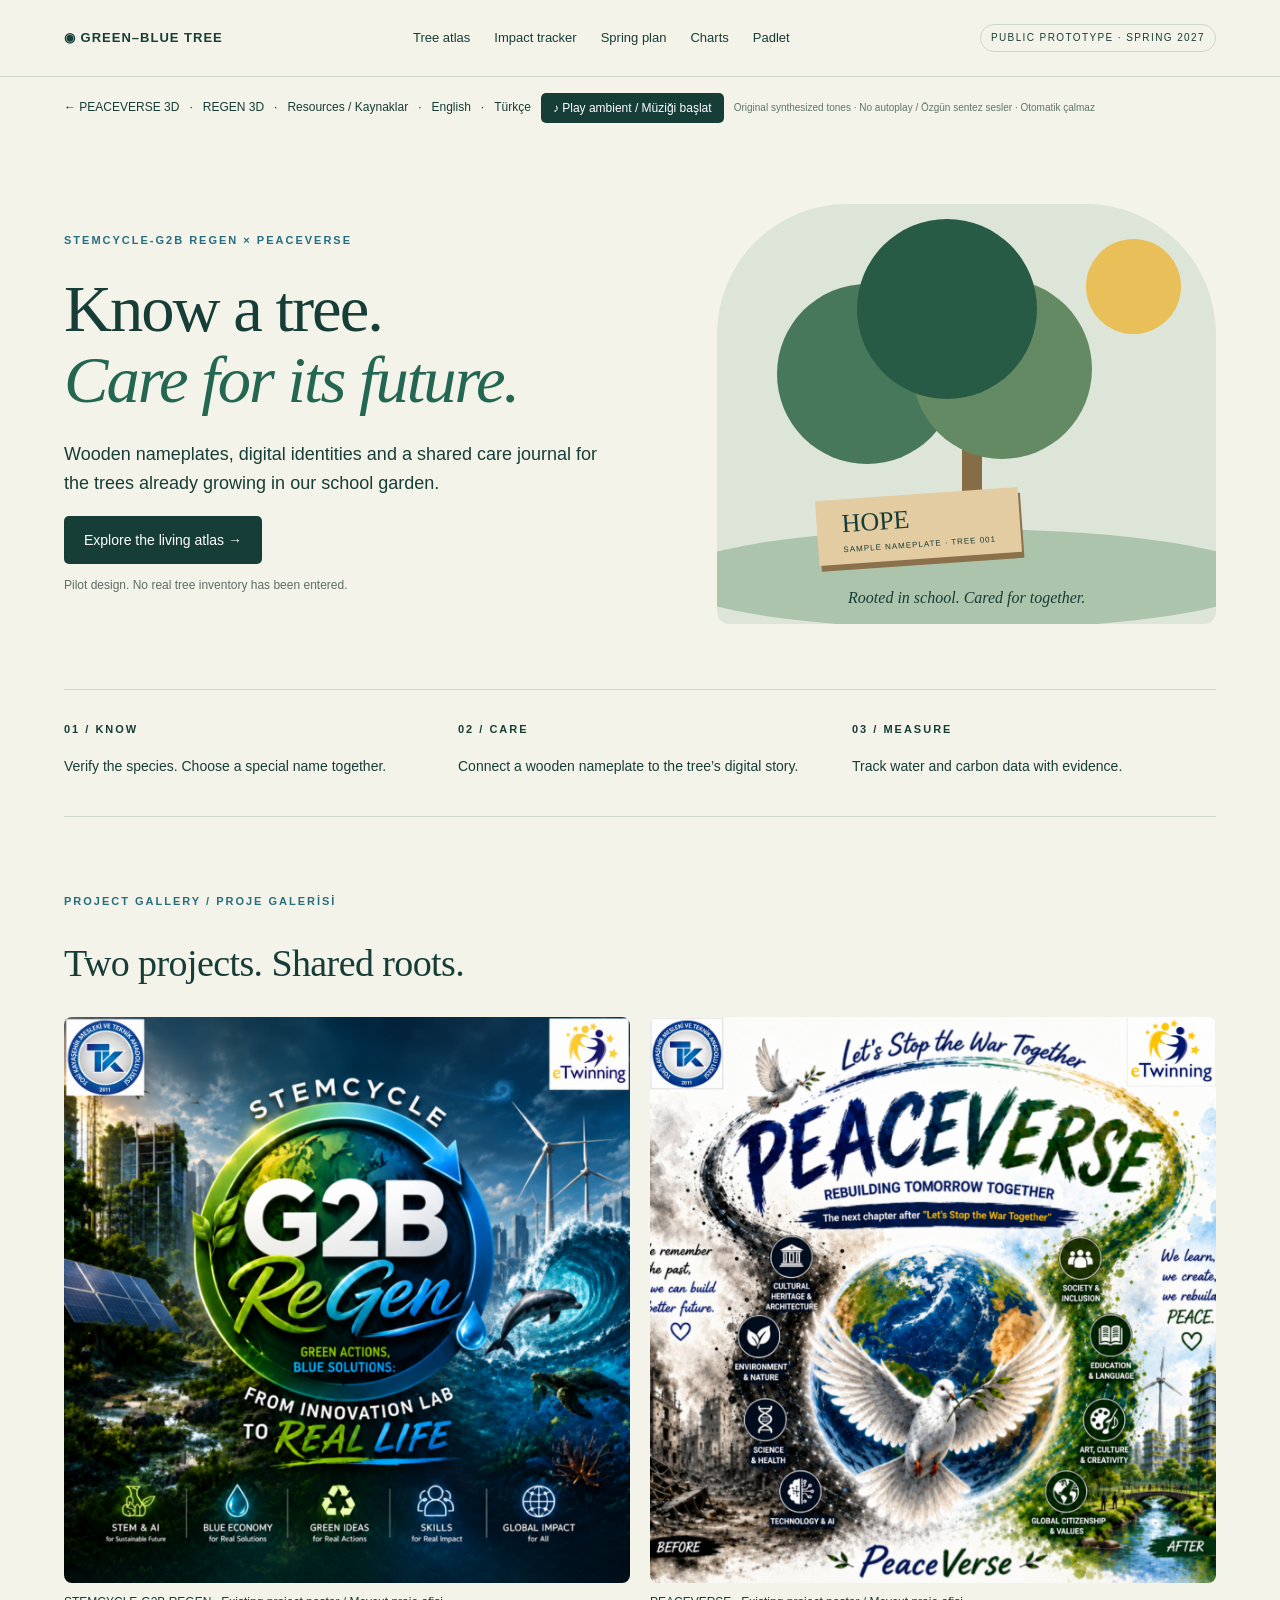
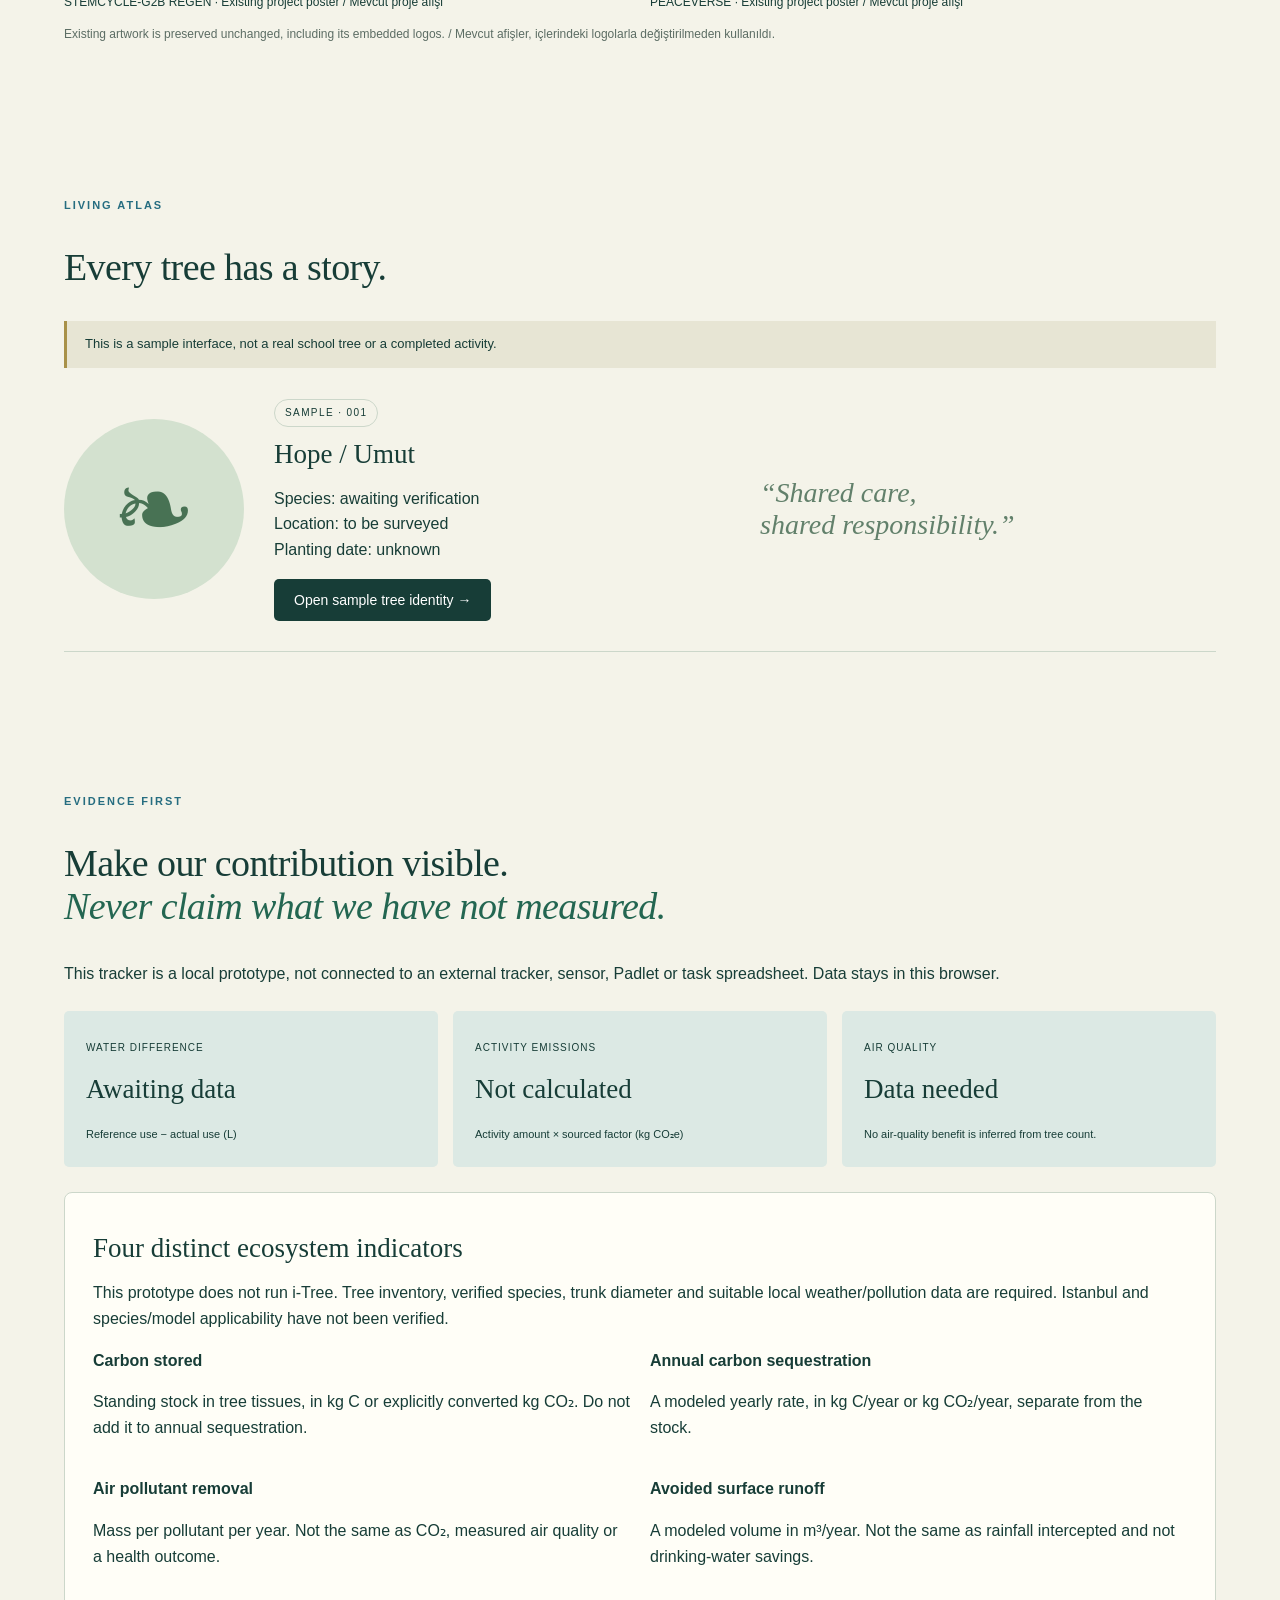
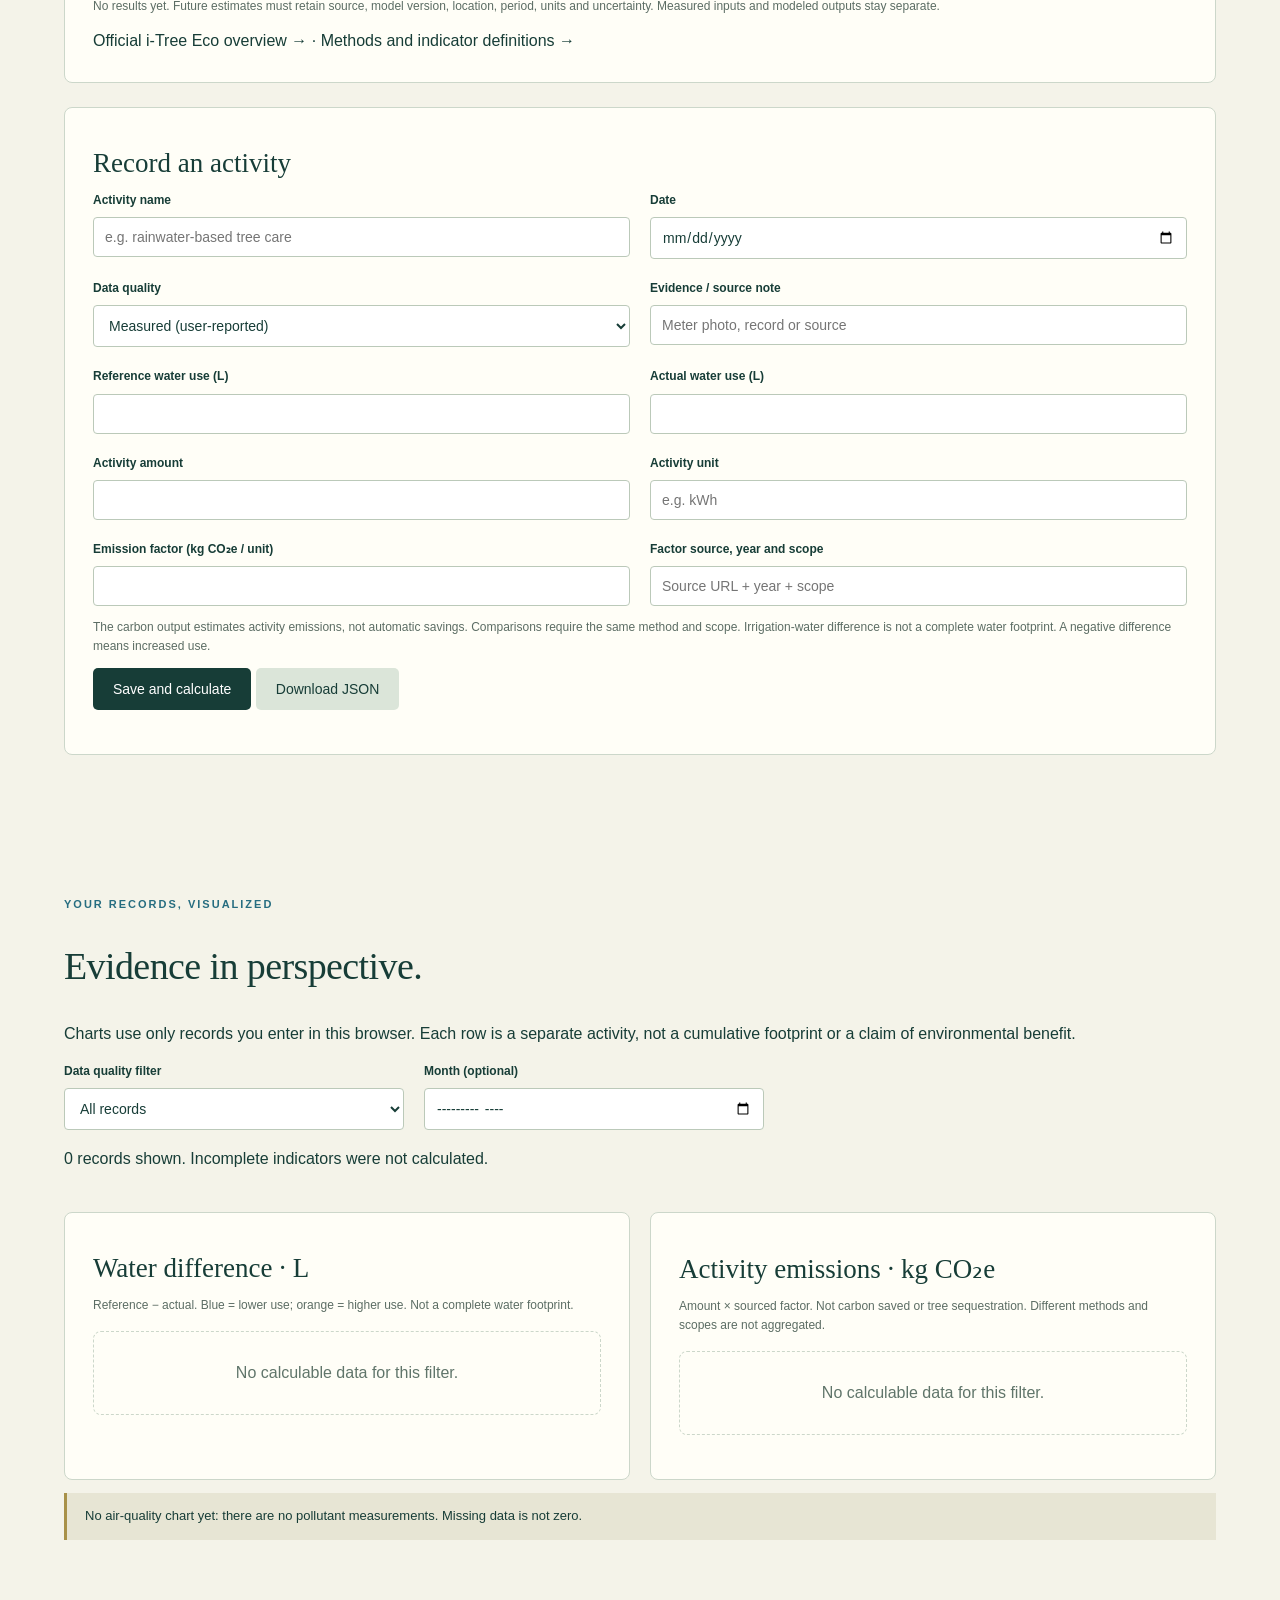
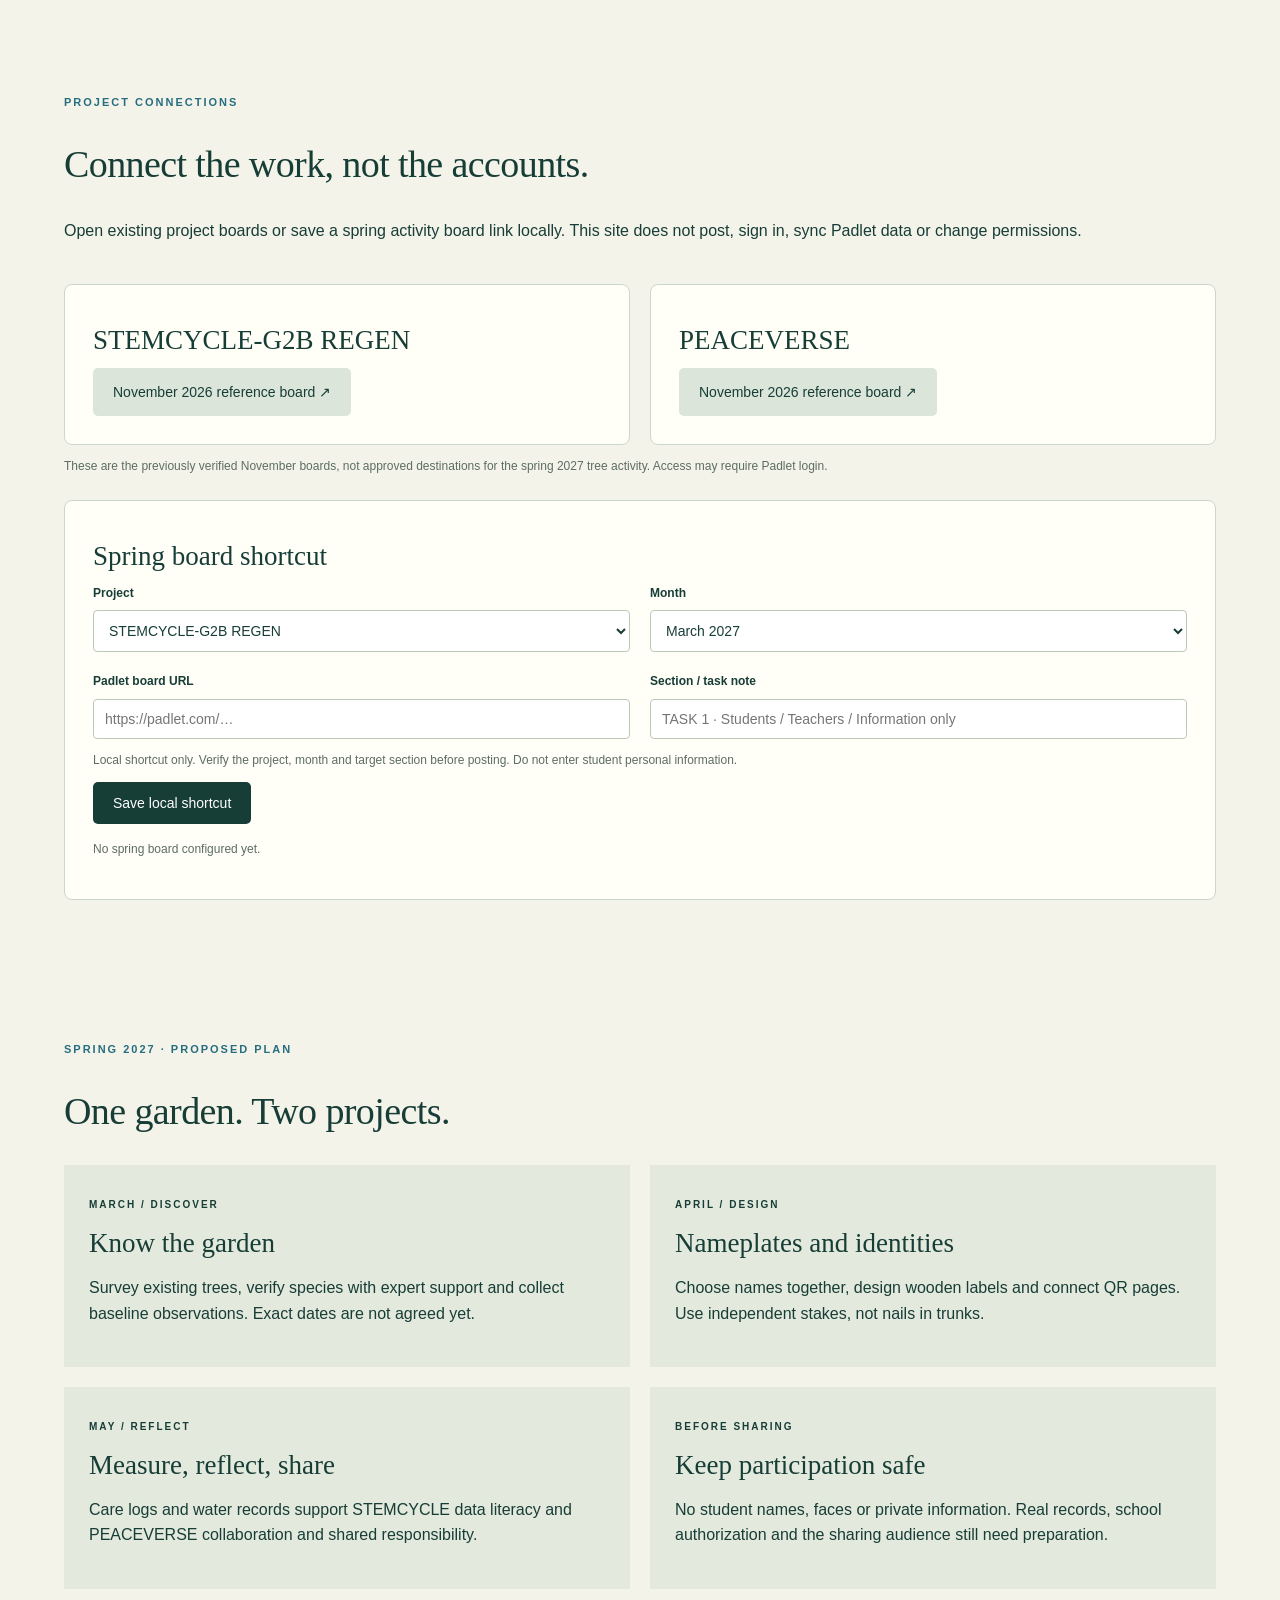
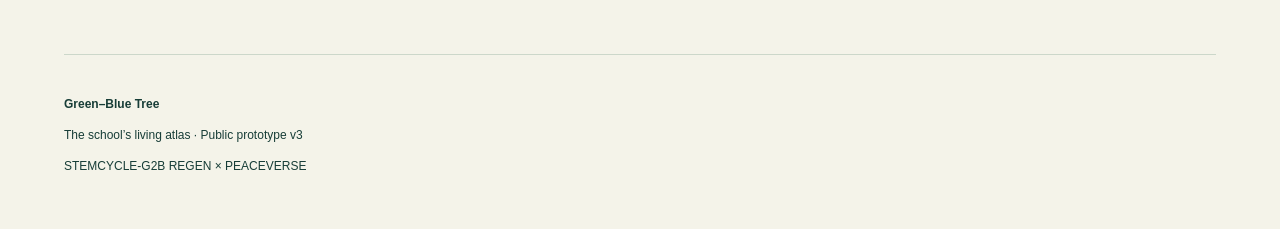
<file: overrides/tree-lab/index.html>
<!doctype html><html lang="en"><meta charset="utf-8"><meta name="viewport" content="width=device-width,initial-scale=1"><title>Green–Blue Tree · Yaşayan Atlas</title><link rel="stylesheet" href="style.css"><body><header><a href="#">◉ GREEN–BLUE TREE</a><nav><a href="#atlas">Tree atlas</a><a href="#tracker">Impact tracker</a><a href="#plan">Spring plan</a><a href="#insights">Charts</a><a href="#padlet">Padlet</a></nav><span class="tag">PUBLIC PROTOTYPE · SPRING 2027</span></header><div class="controls"><a href="../experience.html">← PEACEVERSE 3D</a> · <a href="../regen.html">REGEN 3D</a> · <a href="../resources.html">Resources / Kaynaklar</a> · <a href="index.html" lang="en">English</a> · <a href="tr.html" lang="en">Türkçe</a> <button id="music" aria-pressed="false">♪ Play ambient / Müziği başlat</button><small>Original synthesized tones · No autoplay / Özgün sentez sesler · Otomatik çalmaz</small></div><main><section class="hero"><div><p class="eyebrow">STEMCYCLE-G2B REGEN × PEACEVERSE</p><h1>Know a tree.<br><em>Care for its future.</em></h1><p class="lead">Wooden nameplates, digital identities and a shared care journal for the trees already growing in our school garden.</p><a class="button" href="#atlas">Explore the living atlas →</a><p class="small">Pilot design. No real tree inventory has been entered.</p></div><div class="treeart" aria-label="Decorative tree illustration"><div class="sun"></div><div class="crown c1"></div><div class="crown c2"></div><div class="crown c3"></div><div class="trunk"></div><div class="ground"></div><div class="plaque">HOPE<small>SAMPLE NAMEPLATE · TREE 001</small></div><div class="caption">Rooted in school. Cared for together.</div></div></section><section class="intro"><div><b>01 / KNOW</b><p>Verify the species. Choose a special name together.</p></div><div><b>02 / CARE</b><p>Connect a wooden nameplate to the tree’s digital story.</p></div><div><b>03 / MEASURE</b><p>Track water and carbon data with evidence.</p></div></section><section id="projects"><p class="eyebrow">PROJECT GALLERY / PROJE GALERİSİ</p><h2>Two projects. Shared roots.</h2><div class="grid"><figure><img src="assets/stemcycle-poster.png" alt="STEMCYCLE G2B REGEN archived project poster with school and eTwinning logos"><figcaption>STEMCYCLE-G2B REGEN · Existing project poster / Mevcut proje afişi</figcaption></figure><figure><img src="assets/peaceverse-poster.png" alt="PEACEVERSE archived project poster with school and eTwinning logos"><figcaption>PEACEVERSE · Existing project poster / Mevcut proje afişi</figcaption></figure></div><p class="small">Existing artwork is preserved unchanged, including its embedded logos. / Mevcut afişler, içlerindeki logolarla değiştirilmeden kullanıldı.</p></section><section id="atlas"><p class="eyebrow">LIVING ATLAS</p><h2>Every tree has a story.</h2><div class="notice">This is a sample interface, not a real school tree or a completed activity.</div><article class="treecard"><div class="leaf">❧</div><div><span class="tag">SAMPLE · 001</span><h3>Hope / Umut</h3><p>Species: awaiting verification<br>Location: to be surveyed<br>Planting date: unknown</p><button id="detail">Open sample tree identity →</button></div><div class="cardnote">“Shared care,<br>shared responsibility.”</div></article><div id="details" hidden class="panel"><h3>Sample digital tree identity</h3><p>Verified species, photos and care history will appear here. No real photo has been added. QR generation awaits real records and an agreed sharing audience.</p><label>Private care note (this browser only)<textarea id="journal" placeholder="Date, soil condition and care. Do not enter student names or private information."></textarea></label><button id="saveJournal">Save on this device</button><p id="journalStatus" role="status"></p></div></section><section id="tracker"><p class="eyebrow">EVIDENCE FIRST</p><h2>Make our contribution visible.<br><em>Never claim what we have not measured.</em></h2><p>This tracker is a local prototype, not connected to an external tracker, sensor, Padlet or task spreadsheet. Data stays in this browser.</p><div class="metrics"><div><span>WATER DIFFERENCE</span><strong id="waterResult">Awaiting data</strong><small>Reference use − actual use (L)</small></div><div><span>ACTIVITY EMISSIONS</span><strong id="carbonResult">Not calculated</strong><small>Activity amount × sourced factor (kg CO₂e)</small></div><div><span>AIR QUALITY</span><strong>Data needed</strong><small>No air-quality benefit is inferred from tree count.</small></div></div><div class="panel"><h3>Four distinct ecosystem indicators</h3><p>This prototype does not run i-Tree. Tree inventory, verified species, trunk diameter and suitable local weather/pollution data are required. Istanbul and species/model applicability have not been verified.</p><div class="grid"><div><b>Carbon stored</b><p>Standing stock in tree tissues, in kg C or explicitly converted kg CO₂. Do not add it to annual sequestration.</p></div><div><b>Annual carbon sequestration</b><p>A modeled yearly rate, in kg C/year or kg CO₂/year, separate from the stock.</p></div><div><b>Air pollutant removal</b><p>Mass per pollutant per year. Not the same as CO₂, measured air quality or a health outcome.</p></div><div><b>Avoided surface runoff</b><p>A modeled volume in m³/year. Not the same as rainfall intercepted and not drinking-water savings.</p></div></div><p class="small">No results yet. Future estimates must retain source, model version, location, period, units and uncertainty. Measured inputs and modeled outputs stay separate.</p><a href="https://www.itreetools.org/tools/i-tree-eco/i-tree-eco-overview">Official i-Tree Eco overview →</a> · <a href="https://www.itreetools.org/faqs_home/faqs_methodsdata">Methods and indicator definitions →</a></div><form id="trackerForm" class="panel"><h3>Record an activity</h3><div class="grid"><label>Activity name<input id="activity" required placeholder="e.g. rainwater-based tree care"></label><label>Date<input id="date" type="date" required></label><label>Data quality<select id="quality"><option>Measured (user-reported)</option><option>Estimated</option></select></label><label>Evidence / source note<input id="source" required placeholder="Meter photo, record or source"></label><label>Reference water use (L)<input id="baseline" type="number" min="0" step="any"></label><label>Actual water use (L)<input id="actual" type="number" min="0" step="any"></label><label>Activity amount<input id="quantity" type="number" min="0" step="any"></label><label>Activity unit<input id="unit" placeholder="e.g. kWh"></label><label>Emission factor (kg CO₂e / unit)<input id="factor" type="number" min="0" step="any"></label><label>Factor source, year and scope<input id="factorSource" placeholder="Source URL + year + scope"></label></div><p class="small">The carbon output estimates activity emissions, not automatic savings. Comparisons require the same method and scope. Irrigation-water difference is not a complete water footprint. A negative difference means increased use.</p><button type="submit">Save and calculate</button> <button type="button" id="export" class="secondary">Download JSON</button><p role="status" id="status"></p></form><div id="records"></div></section><section id="insights"><p class="eyebrow">YOUR RECORDS, VISUALIZED</p><h2>Evidence in perspective.</h2><p>Charts use only records you enter in this browser. Each row is a separate activity, not a cumulative footprint or a claim of environmental benefit.</p><div class="grid chart-controls"><label>Data quality filter<select id="chartFilter"><option value="all">All records</option><option value="measured">Measured, user-reported</option><option value="estimated">Estimated</option></select></label><label>Month (optional)<input type="month" id="chartMonth"></label></div><p id="chartSummary" role="status"></p><div class="grid"><article class="panel"><h3>Water difference · L</h3><p class="small">Reference − actual. Blue = lower use; orange = higher use. Not a complete water footprint.</p><div id="waterChart"></div></article><article class="panel"><h3>Activity emissions · kg CO₂e</h3><p class="small">Amount × sourced factor. Not carbon saved or tree sequestration. Different methods and scopes are not aggregated.</p><div id="emissionChart"></div></article></div><p class="notice">No air-quality chart yet: there are no pollutant measurements. Missing data is not zero.</p></section>
<section id="padlet"><p class="eyebrow">PROJECT CONNECTIONS</p><h2>Connect the work, not the accounts.</h2><p>Open existing project boards or save a spring activity board link locally. This site does not post, sign in, sync Padlet data or change permissions.</p><div class="grid"><article class="panel"><h3>STEMCYCLE-G2B REGEN</h3><a class="button secondary" target="_blank" rel="noopener noreferrer" href="https://padlet.com/thegreenactstobluefuture/6-november-2026-project-launch-regen-workline-activities-s023f3xuawakad6clmmc">November 2026 reference board ↗</a></article><article class="panel"><h3>PEACEVERSE</h3><a class="button secondary" target="_blank" rel="noopener noreferrer" href="https://padlet.com/therebuildingthetreeoflife/6-november-2026-collaborative-heritage-peace-story-peacevers-s023hr5e2kznayinfy9b">November 2026 reference board ↗</a></article></div><p class="small">These are the previously verified November boards, not approved destinations for the spring 2027 tree activity. Access may require Padlet login.</p><form id="padletForm" class="panel"><h3>Spring board shortcut</h3><div class="grid"><label>Project<select id="padletProject"><option>STEMCYCLE-G2B REGEN</option><option>PEACEVERSE</option></select></label><label>Month<select id="padletMonth"><option value="2027-03">March 2027</option><option value="2027-04">April 2027</option><option value="2027-05">May 2027</option></select></label><label>Padlet board URL<input id="padletUrl" type="url" required placeholder="https://padlet.com/…"></label><label>Section / task note<input id="padletNote" maxlength="120" placeholder="TASK 1 · Students / Teachers / Information only"></label></div><p class="small">Local shortcut only. Verify the project, month and target section before posting. Do not enter student personal information.</p><button>Save local shortcut</button><p id="padletStatus" role="status"></p><div id="padletLinks"></div></form></section><section id="plan"><p class="eyebrow">SPRING 2027 · PROPOSED PLAN</p><h2>One garden. Two projects.</h2><div class="grid plan"><article><b>MARCH / DISCOVER</b><h3>Know the garden</h3><p>Survey existing trees, verify species with expert support and collect baseline observations. Exact dates are not agreed yet.</p></article><article><b>APRIL / DESIGN</b><h3>Nameplates and identities</h3><p>Choose names together, design wooden labels and connect QR pages. Use independent stakes, not nails in trunks.</p></article><article><b>MAY / REFLECT</b><h3>Measure, reflect, share</h3><p>Care logs and water records support STEMCYCLE data literacy and PEACEVERSE collaboration and shared responsibility.</p></article><article><b>BEFORE SHARING</b><h3>Keep participation safe</h3><p>No student names, faces or private information. Real records, school authorization and the sharing audience still need preparation.</p></article></div></section><footer><b>Green–Blue Tree</b><p>The school’s living atlas · Public prototype v3</p><p>STEMCYCLE-G2B REGEN × PEACEVERSE</p></footer></main><script src="app.js"></script><script src="music.js"></script><script src="insights.js"></script></body></html>
</file>
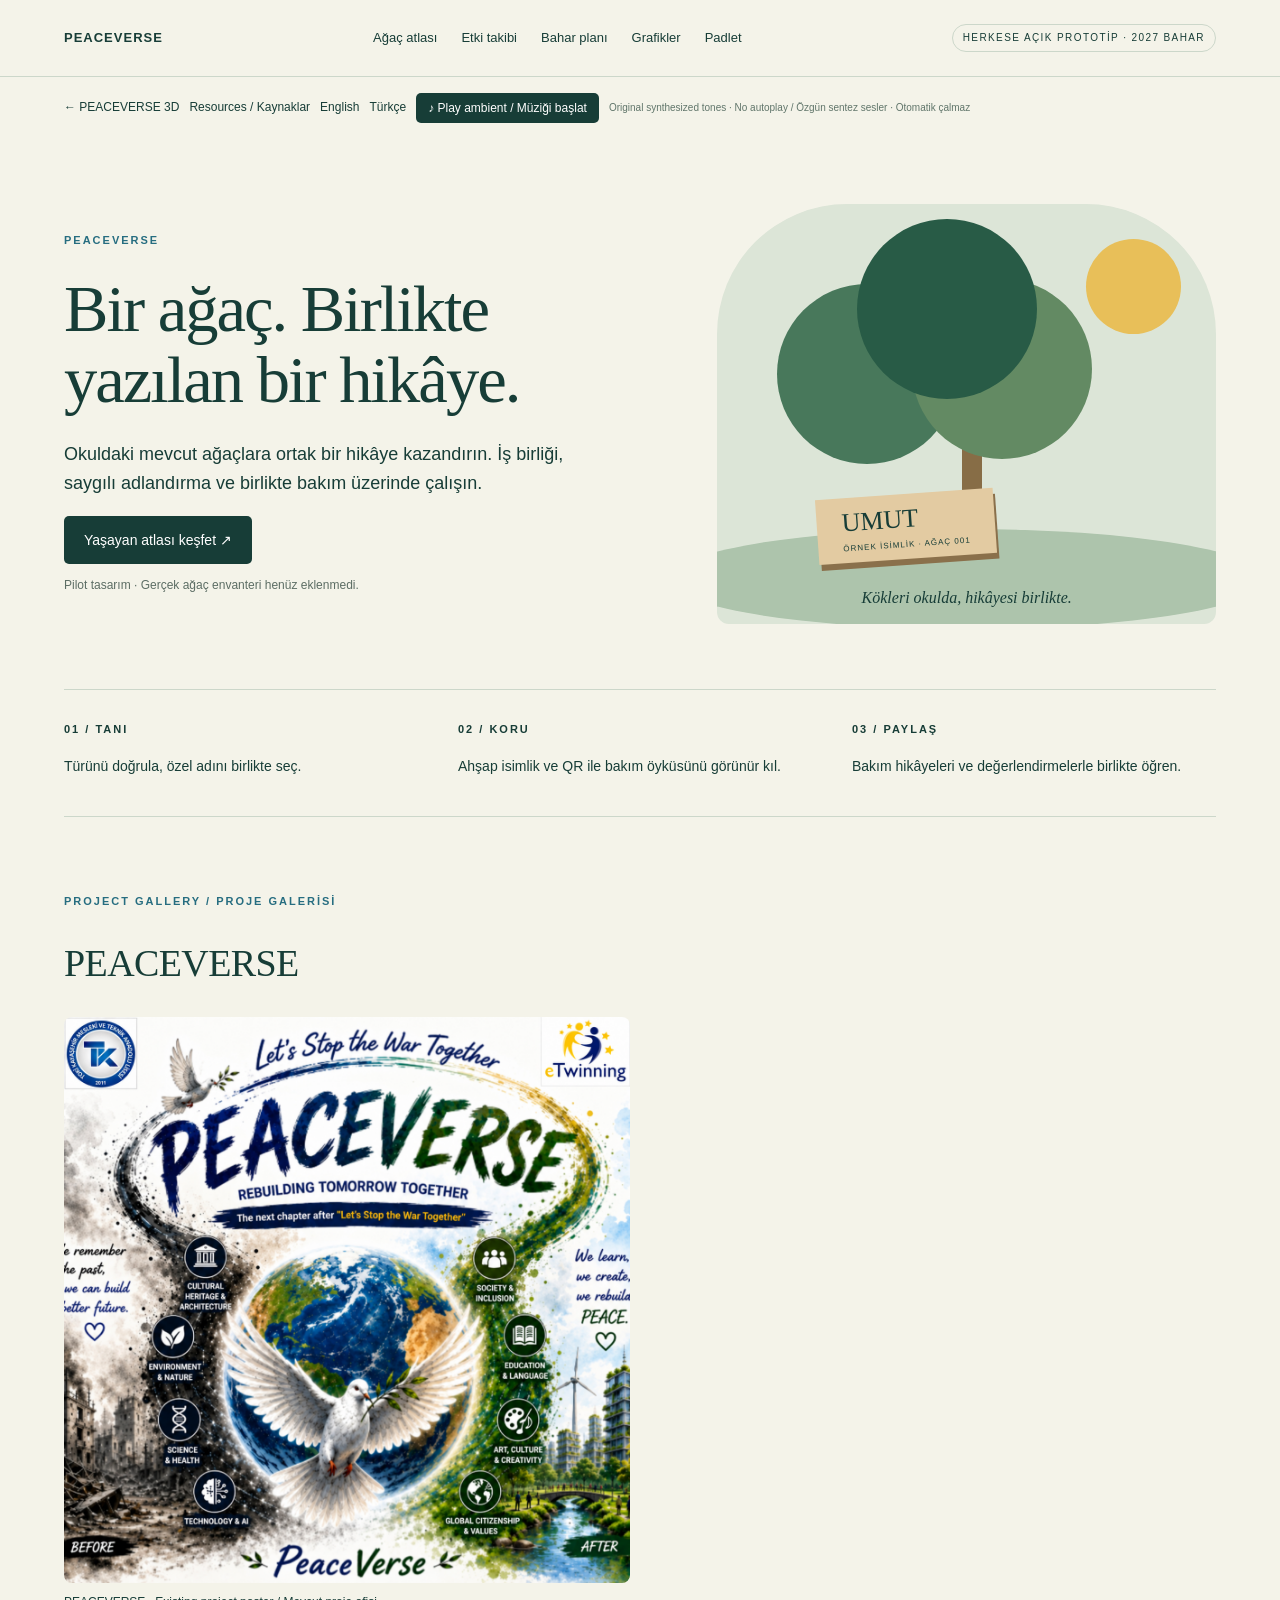
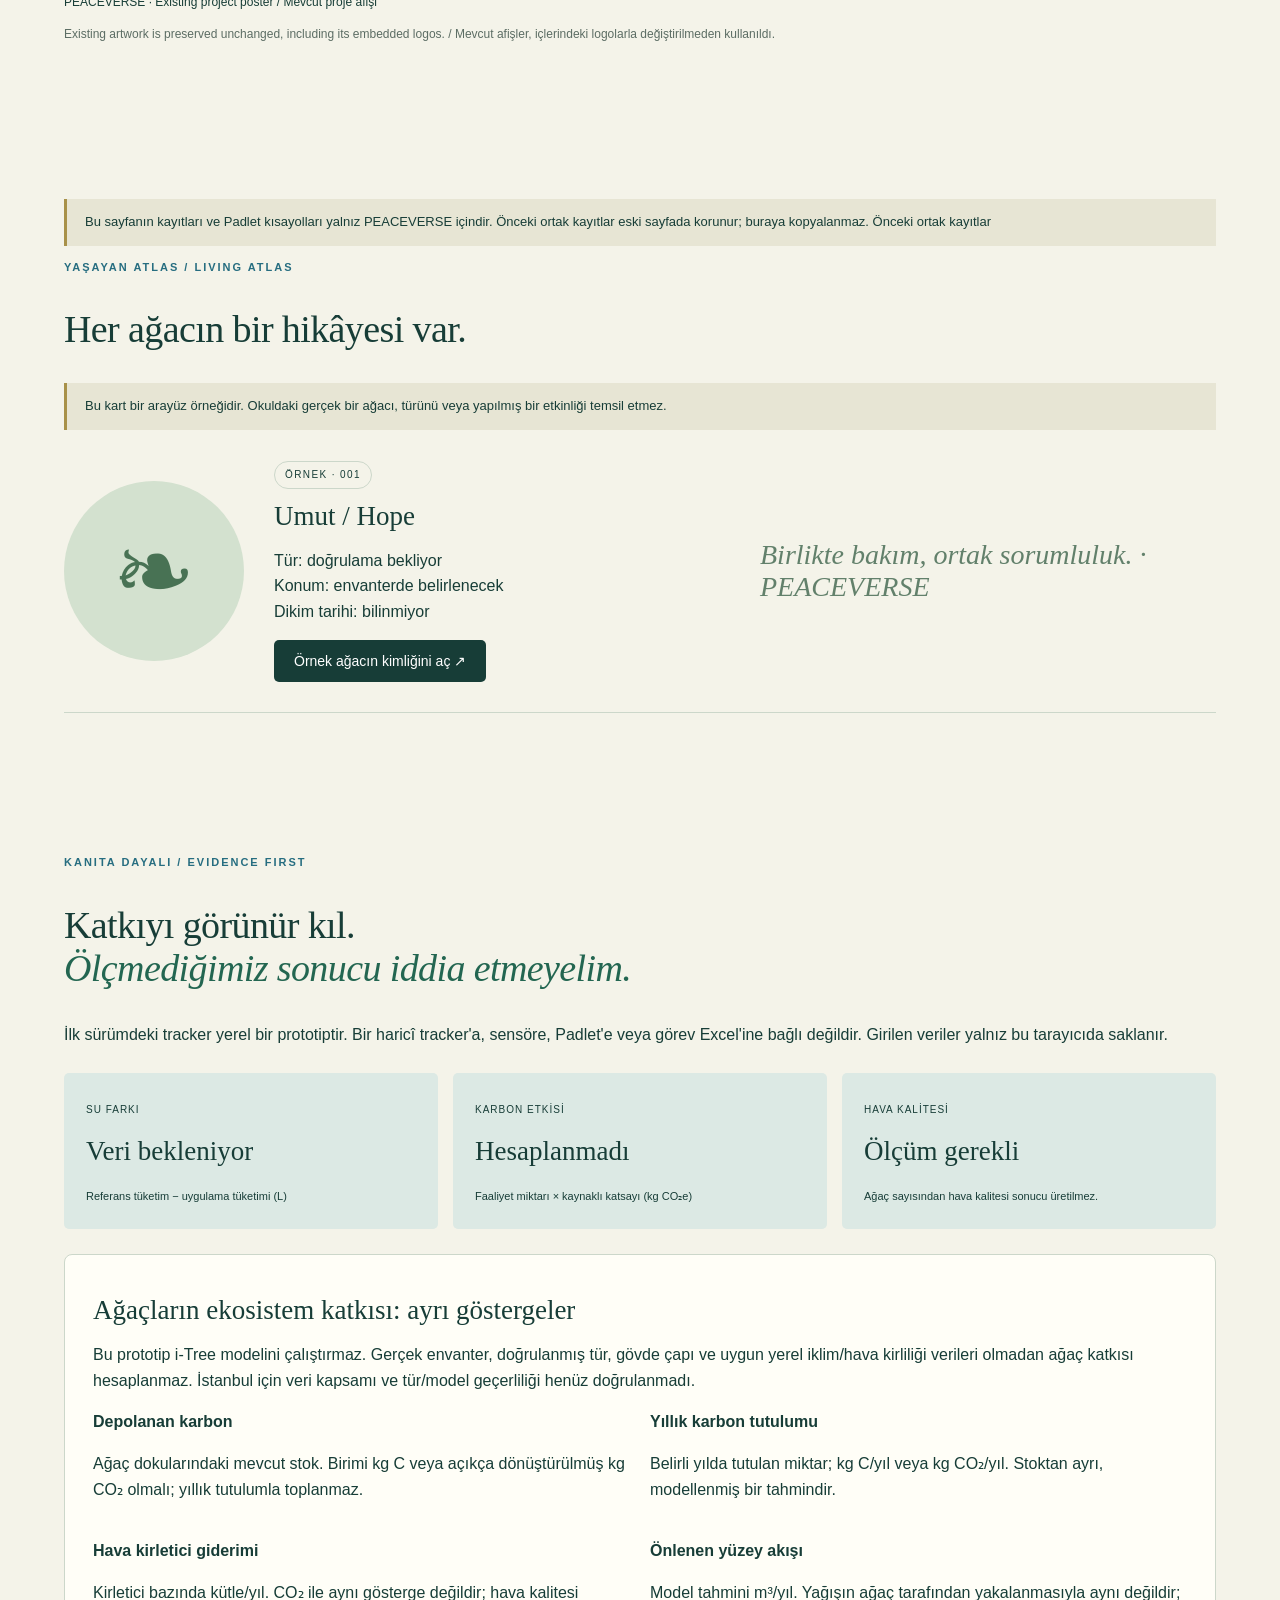
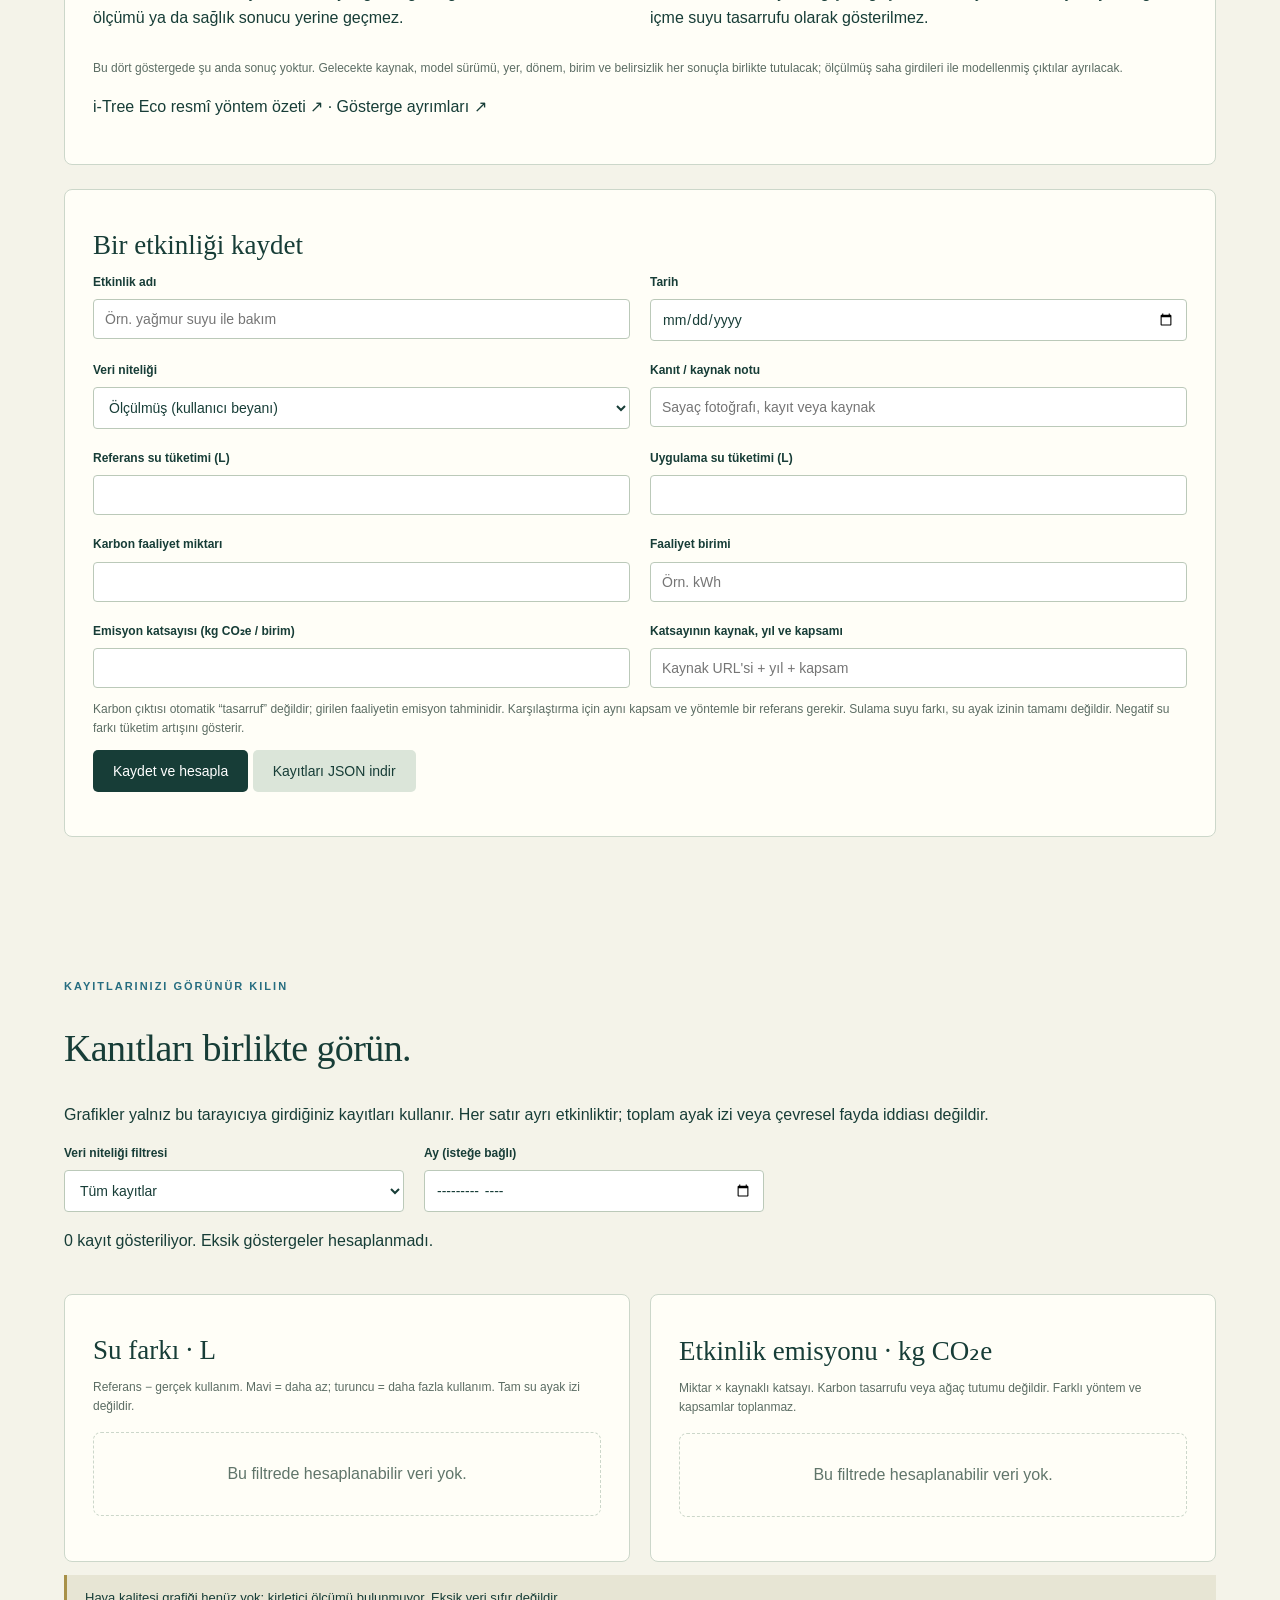
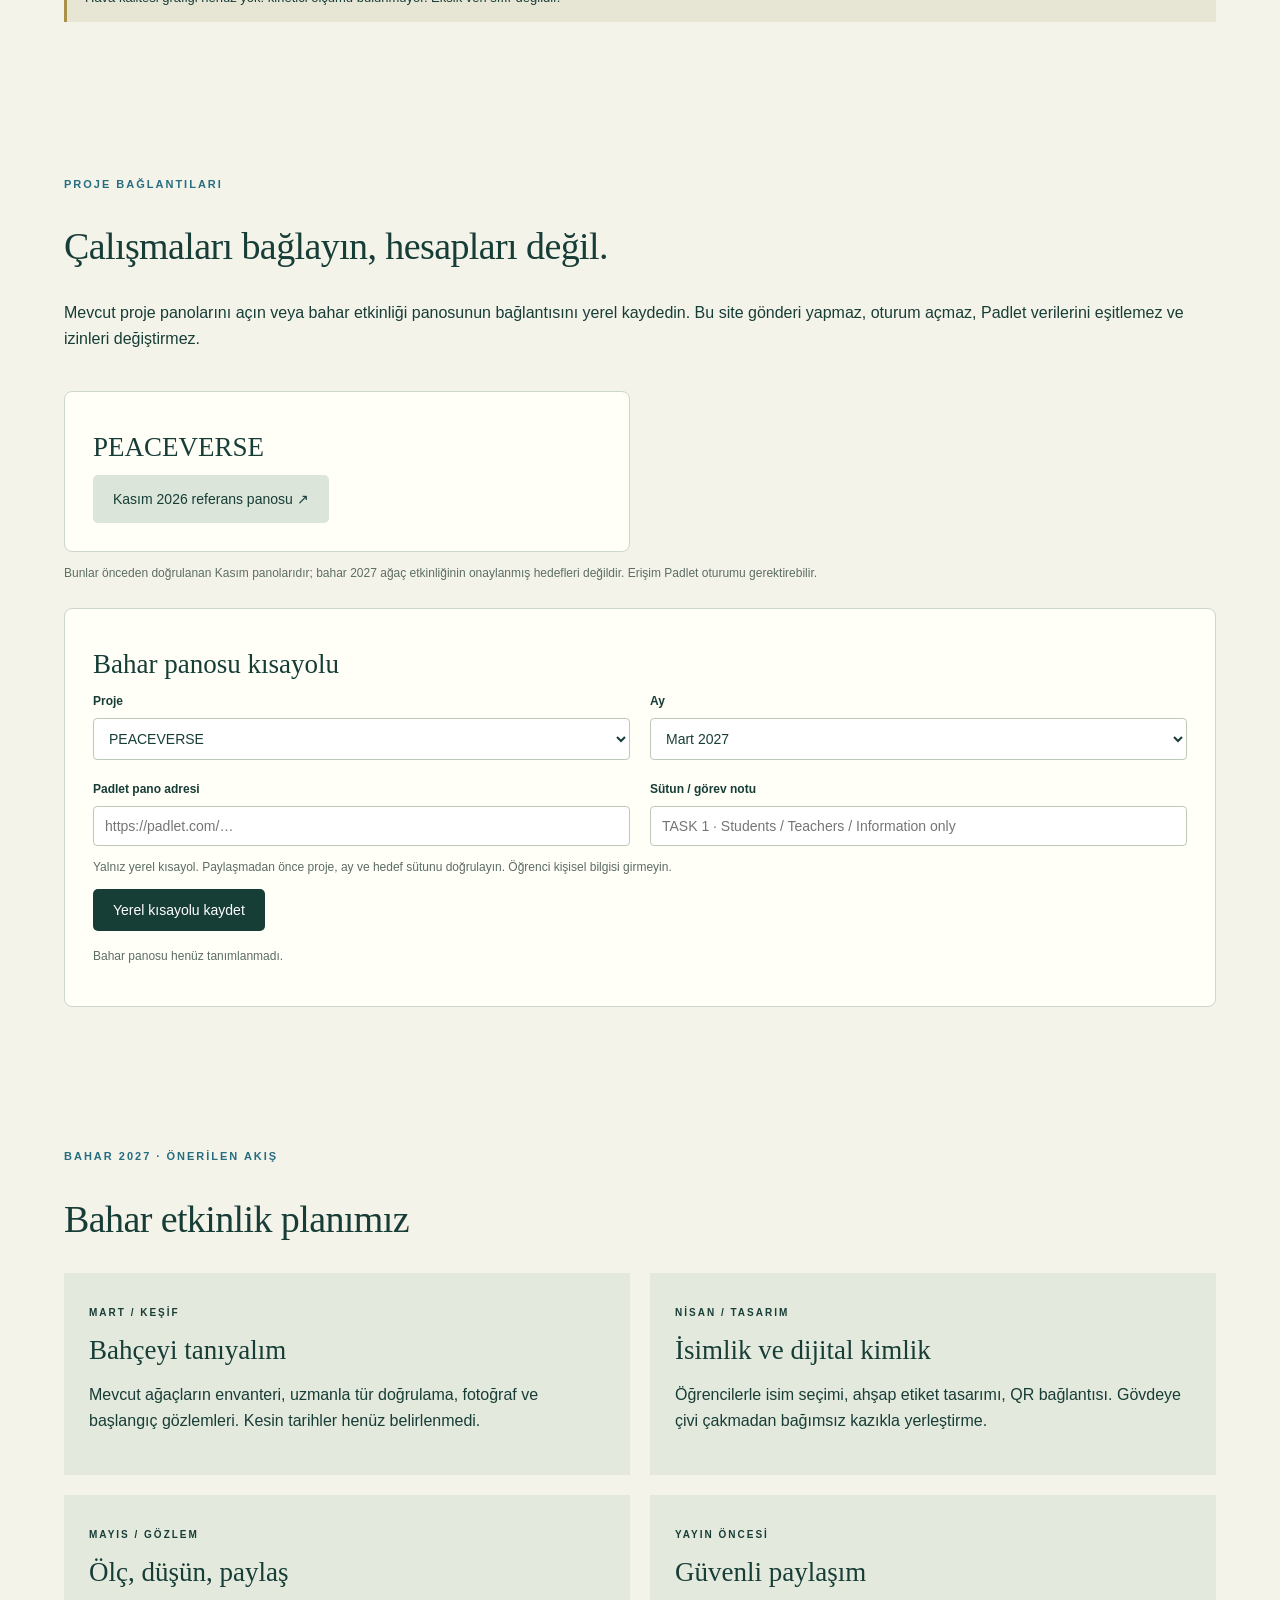
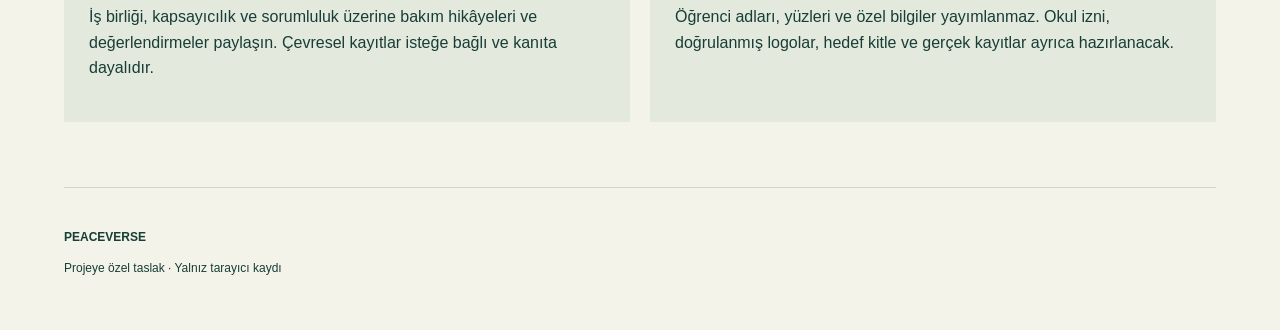
<file: overrides/tree-lab/peaceverse-tr.html>
<!DOCTYPE html>

<html data-project="peaceverse" lang="tr"><meta charset="utf-8"/><meta content="width=device-width,initial-scale=1" name="viewport"/><title>PEACEVERSE · Okul Ağaç Laboratuvarı</title><link href="style.css" rel="stylesheet"/><body><header><a href="#">PEACEVERSE</a><nav><a href="#atlas">Ağaç atlası</a><a href="#tracker">Etki takibi</a><a href="#plan">Bahar planı</a><a href="#insights">Grafikler</a><a href="#padlet">Padlet</a></nav><span class="tag">HERKESE AÇIK PROTOTİP · 2027 BAHAR</span></header><div class="controls"><a href="../experience.html">← PEACEVERSE 3D</a><a href="../resources.html">Resources / Kaynaklar</a><a href="peaceverse.html" lang="en">English</a><a href="peaceverse-tr.html" lang="tr">Türkçe</a> <button aria-pressed="false" id="music">♪ Play ambient / Müziği başlat</button><small>Original synthesized tones · No autoplay / Özgün sentez sesler · Otomatik çalmaz</small></div><main><section class="hero"><div><p class="eyebrow">PEACEVERSE</p><h1>Bir ağaç. Birlikte yazılan bir hikâye.</h1><p class="lead">Okuldaki mevcut ağaçlara ortak bir hikâye kazandırın. İş birliği, saygılı adlandırma ve birlikte bakım üzerinde çalışın.</p><a class="button" href="#atlas">Yaşayan atlası keşfet ↗</a><p class="small">Pilot tasarım · Gerçek ağaç envanteri henüz eklenmedi.</p></div><div aria-label="Dekoratif ağaç çizimi" class="treeart"><div class="sun"></div><div class="crown c1"></div><div class="crown c2"></div><div class="crown c3"></div><div class="trunk"></div><div class="ground"></div><div class="plaque">UMUT <small>ÖRNEK İSİMLİK · AĞAÇ 001</small></div><div class="caption">Kökleri okulda, hikâyesi birlikte.</div></div></section><section class="intro"><div><b>01 / TANI</b><p>Türünü doğrula, özel adını birlikte seç.</p></div><div><b>02 / KORU</b><p>Ahşap isimlik ve QR ile bakım öyküsünü görünür kıl.</p></div><div><b>03 / PAYLAŞ</b><p>Bakım hikâyeleri ve değerlendirmelerle birlikte öğren.</p></div></section><section id="projects"><p class="eyebrow">PROJECT GALLERY / PROJE GALERİSİ</p><h2>PEACEVERSE</h2><div class="grid"><figure><img alt="PEACEVERSE archived project poster with school and eTwinning logos" src="assets/peaceverse-poster.png"/><figcaption>PEACEVERSE · Existing project poster / Mevcut proje afişi</figcaption></figure></div><p class="small">Existing artwork is preserved unchanged, including its embedded logos. / Mevcut afişler, içlerindeki logolarla değiştirilmeden kullanıldı.</p></section><section id="atlas"><p class="notice">Bu sayfanın kayıtları ve Padlet kısayolları yalnız PEACEVERSE içindir. Önceki ortak kayıtlar eski sayfada korunur; buraya kopyalanmaz.<a href="tr.html"> Önceki ortak kayıtlar</a></p><p class="eyebrow">YAŞAYAN ATLAS / LIVING ATLAS</p><h2>Her ağacın bir hikâyesi var.</h2><div class="notice">Bu kart bir arayüz örneğidir. Okuldaki gerçek bir ağacı, türünü veya yapılmış bir etkinliği temsil etmez.</div><article class="treecard"><div class="leaf">❧</div><div><span class="tag">ÖRNEK · 001</span><h3>Umut / Hope</h3><p>Tür: doğrulama bekliyor<br/>Konum: envanterde belirlenecek<br/>Dikim tarihi: bilinmiyor</p><button id="detail">Örnek ağacın kimliğini aç ↗</button></div><div class="cardnote">Birlikte bakım, ortak sorumluluk. · PEACEVERSE</div></article><div class="panel" hidden="" id="details"><h3>Örnek dijital ağaç kimliği</h3><p>Fotoğraf, doğrulanmış tür, ahşap isimlik ve bakım günlüğü burada yer alacak. Gerçek fotoğraf yüklenmedi. QR üretimi, gerçek ağaç kaydı ve paylaşım erişimi netleştikten sonra eklenecek.</p><label>Özel bakım notu (bu cihazda)<textarea id="journal" placeholder="Örn. gözlem tarihi, toprağın durumu, yapılan bakım. Öğrenci adı veya özel bilgi yazmayın."></textarea></label><button id="saveJournal">Notu bu cihazda sakla</button><p id="journalStatus" role="status"></p></div></section><section id="tracker"><p class="eyebrow">KANITA DAYALI / EVIDENCE FIRST</p><h2>Katkıyı görünür kıl.<br/><em>Ölçmediğimiz sonucu iddia etmeyelim.</em></h2><p>İlk sürümdeki tracker yerel bir prototiptir. Bir haricî tracker'a, sensöre, Padlet'e veya görev Excel'ine bağlı değildir. Girilen veriler yalnız bu tarayıcıda saklanır.</p><div class="metrics"><div><span>SU FARKI</span><strong id="waterResult">Veri bekleniyor</strong><small>Referans tüketim − uygulama tüketimi (L)</small></div><div><span>KARBON ETKİSİ</span><strong id="carbonResult">Hesaplanmadı</strong><small>Faaliyet miktarı × kaynaklı katsayı (kg CO₂e)</small></div><div><span>HAVA KALİTESİ</span><strong>Ölçüm gerekli</strong><small>Ağaç sayısından hava kalitesi sonucu üretilmez.</small></div></div><div class="panel"><h3>Ağaçların ekosistem katkısı: ayrı göstergeler</h3><p>Bu prototip i-Tree modelini çalıştırmaz. Gerçek envanter, doğrulanmış tür, gövde çapı ve uygun yerel iklim/hava kirliliği verileri olmadan ağaç katkısı hesaplanmaz. İstanbul için veri kapsamı ve tür/model geçerliliği henüz doğrulanmadı.</p><div class="grid"><div><b>Depolanan karbon</b><p>Ağaç dokularındaki mevcut stok. Birimi kg C veya açıkça dönüştürülmüş kg CO₂ olmalı; yıllık tutulumla toplanmaz.</p></div><div><b>Yıllık karbon tutulumu</b><p>Belirli yılda tutulan miktar; kg C/yıl veya kg CO₂/yıl. Stoktan ayrı, modellenmiş bir tahmindir.</p></div><div><b>Hava kirletici giderimi</b><p>Kirletici bazında kütle/yıl. CO₂ ile aynı gösterge değildir; hava kalitesi ölçümü ya da sağlık sonucu yerine geçmez.</p></div><div><b>Önlenen yüzey akışı</b><p>Model tahmini m³/yıl. Yağışın ağaç tarafından yakalanmasıyla aynı değildir; içme suyu tasarrufu olarak gösterilmez.</p></div></div><p class="small">Bu dört göstergede şu anda sonuç yoktur. Gelecekte kaynak, model sürümü, yer, dönem, birim ve belirsizlik her sonuçla birlikte tutulacak; ölçülmüş saha girdileri ile modellenmiş çıktılar ayrılacak.</p><p><a href="https://www.itreetools.org/tools/i-tree-eco/i-tree-eco-overview" rel="noopener" target="_blank">i-Tree Eco resmî yöntem özeti ↗</a> · <a href="https://www.itreetools.org/faqs_home/faqs_methodsdata" rel="noopener" target="_blank">Gösterge ayrımları ↗</a></p></div><form class="panel" id="trackerForm"><h3>Bir etkinliği kaydet</h3><div class="grid"><label>Etkinlik adı<input id="activity" placeholder="Örn. yağmur suyu ile bakım" required=""/></label><label>Tarih<input id="date" required="" type="date"/></label><label>Veri niteliği<select id="quality"><option>Ölçülmüş (kullanıcı beyanı)</option><option>Tahmini</option></select></label><label>Kanıt / kaynak notu<input id="source" placeholder="Sayaç fotoğrafı, kayıt veya kaynak" required=""/></label><label>Referans su tüketimi (L)<input id="baseline" min="0" step="any" type="number"/></label><label>Uygulama su tüketimi (L)<input id="actual" min="0" step="any" type="number"/></label><label>Karbon faaliyet miktarı<input id="quantity" min="0" step="any" type="number"/></label><label>Faaliyet birimi<input id="unit" placeholder="Örn. kWh"/></label><label>Emisyon katsayısı (kg CO₂e / birim)<input id="factor" min="0" step="any" type="number"/></label><label>Katsayının kaynak, yıl ve kapsamı<input id="factorSource" placeholder="Kaynak URL'si + yıl + kapsam"/></label></div><p class="small">Karbon çıktısı otomatik “tasarruf” değildir; girilen faaliyetin emisyon tahminidir. Karşılaştırma için aynı kapsam ve yöntemle bir referans gerekir. Sulama suyu farkı, su ayak izinin tamamı değildir. Negatif su farkı tüketim artışını gösterir.</p><button type="submit">Kaydet ve hesapla</button> <button class="secondary" id="export" type="button">Kayıtları JSON indir</button><p id="status" role="status"></p></form><div id="records"></div></section><section id="insights"><p class="eyebrow">KAYITLARINIZI GÖRÜNÜR KILIN</p><h2>Kanıtları birlikte görün.</h2><p>Grafikler yalnız bu tarayıcıya girdiğiniz kayıtları kullanır. Her satır ayrı etkinliktir; toplam ayak izi veya çevresel fayda iddiası değildir.</p><div class="grid chart-controls"><label>Veri niteliği filtresi<select id="chartFilter"><option value="all">Tüm kayıtlar</option><option value="measured">Ölçülen, kullanıcı beyanı</option><option value="estimated">Tahmini</option></select></label><label>Ay (isteğe bağlı)<input id="chartMonth" type="month"/></label></div><p id="chartSummary" role="status"></p><div class="grid"><article class="panel"><h3>Su farkı · L</h3><p class="small">Referans − gerçek kullanım. Mavi = daha az; turuncu = daha fazla kullanım. Tam su ayak izi değildir.</p><div id="waterChart"></div></article><article class="panel"><h3>Etkinlik emisyonu · kg CO₂e</h3><p class="small">Miktar × kaynaklı katsayı. Karbon tasarrufu veya ağaç tutumu değildir. Farklı yöntem ve kapsamlar toplanmaz.</p><div id="emissionChart"></div></article></div><p class="notice">Hava kalitesi grafiği henüz yok: kirletici ölçümü bulunmuyor. Eksik veri sıfır değildir.</p></section>
<section id="padlet"><p class="eyebrow">PROJE BAĞLANTILARI</p><h2>Çalışmaları bağlayın, hesapları değil.</h2><p>Mevcut proje panolarını açın veya bahar etkinliği panosunun bağlantısını yerel kaydedin. Bu site gönderi yapmaz, oturum açmaz, Padlet verilerini eşitlemez ve izinleri değiştirmez.</p><div class="grid"><article class="panel"><h3>PEACEVERSE</h3><a class="button secondary" href="https://padlet.com/therebuildingthetreeoflife/6-november-2026-collaborative-heritage-peace-story-peacevers-s023hr5e2kznayinfy9b" rel="noopener noreferrer" target="_blank">Kasım 2026 referans panosu ↗</a></article></div><p class="small">Bunlar önceden doğrulanan Kasım panolarıdır; bahar 2027 ağaç etkinliğinin onaylanmış hedefleri değildir. Erişim Padlet oturumu gerektirebilir.</p><form class="panel" id="padletForm"><h3>Bahar panosu kısayolu</h3><div class="grid"><label>Proje<select id="padletProject"><option>PEACEVERSE</option></select></label><label>Ay<select id="padletMonth"><option value="2027-03">Mart 2027</option><option value="2027-04">Nisan 2027</option><option value="2027-05">Mayıs 2027</option></select></label><label>Padlet pano adresi<input id="padletUrl" placeholder="https://padlet.com/…" required="" type="url"/></label><label>Sütun / görev notu<input id="padletNote" maxlength="120" placeholder="TASK 1 · Students / Teachers / Information only"/></label></div><p class="small">Yalnız yerel kısayol. Paylaşmadan önce proje, ay ve hedef sütunu doğrulayın. Öğrenci kişisel bilgisi girmeyin.</p><button>Yerel kısayolu kaydet</button><p id="padletStatus" role="status"></p><div id="padletLinks"></div></form></section><section id="plan"><p class="eyebrow">BAHAR 2027 · ÖNERİLEN AKIŞ</p><h2>Bahar etkinlik planımız</h2><div class="grid plan"><article><b>MART / KEŞİF</b><h3>Bahçeyi tanıyalım</h3><p>Mevcut ağaçların envanteri, uzmanla tür doğrulama, fotoğraf ve başlangıç gözlemleri. Kesin tarihler henüz belirlenmedi.</p></article><article><b>NİSAN / TASARIM</b><h3>İsimlik ve dijital kimlik</h3><p>Öğrencilerle isim seçimi, ahşap etiket tasarımı, QR bağlantısı. Gövdeye çivi çakmadan bağımsız kazıkla yerleştirme.</p></article><article><b>MAYIS / GÖZLEM</b><h3>Ölç, düşün, paylaş</h3><p>İş birliği, kapsayıcılık ve sorumluluk üzerine bakım hikâyeleri ve değerlendirmeler paylaşın. Çevresel kayıtlar isteğe bağlı ve kanıta dayalıdır.</p></article><article><b>YAYIN ÖNCESİ</b><h3>Güvenli paylaşım</h3><p>Öğrenci adları, yüzleri ve özel bilgiler yayımlanmaz. Okul izni, doğrulanmış logolar, hedef kitle ve gerçek kayıtlar ayrıca hazırlanacak.</p></article></div></section><footer><b>PEACEVERSE</b><p>Projeye özel taslak · Yalnız tarayıcı kaydı</p></footer></main><script src="app.js"></script><script src="music.js"></script><script src="insights.js"></script></body></html>
</file>
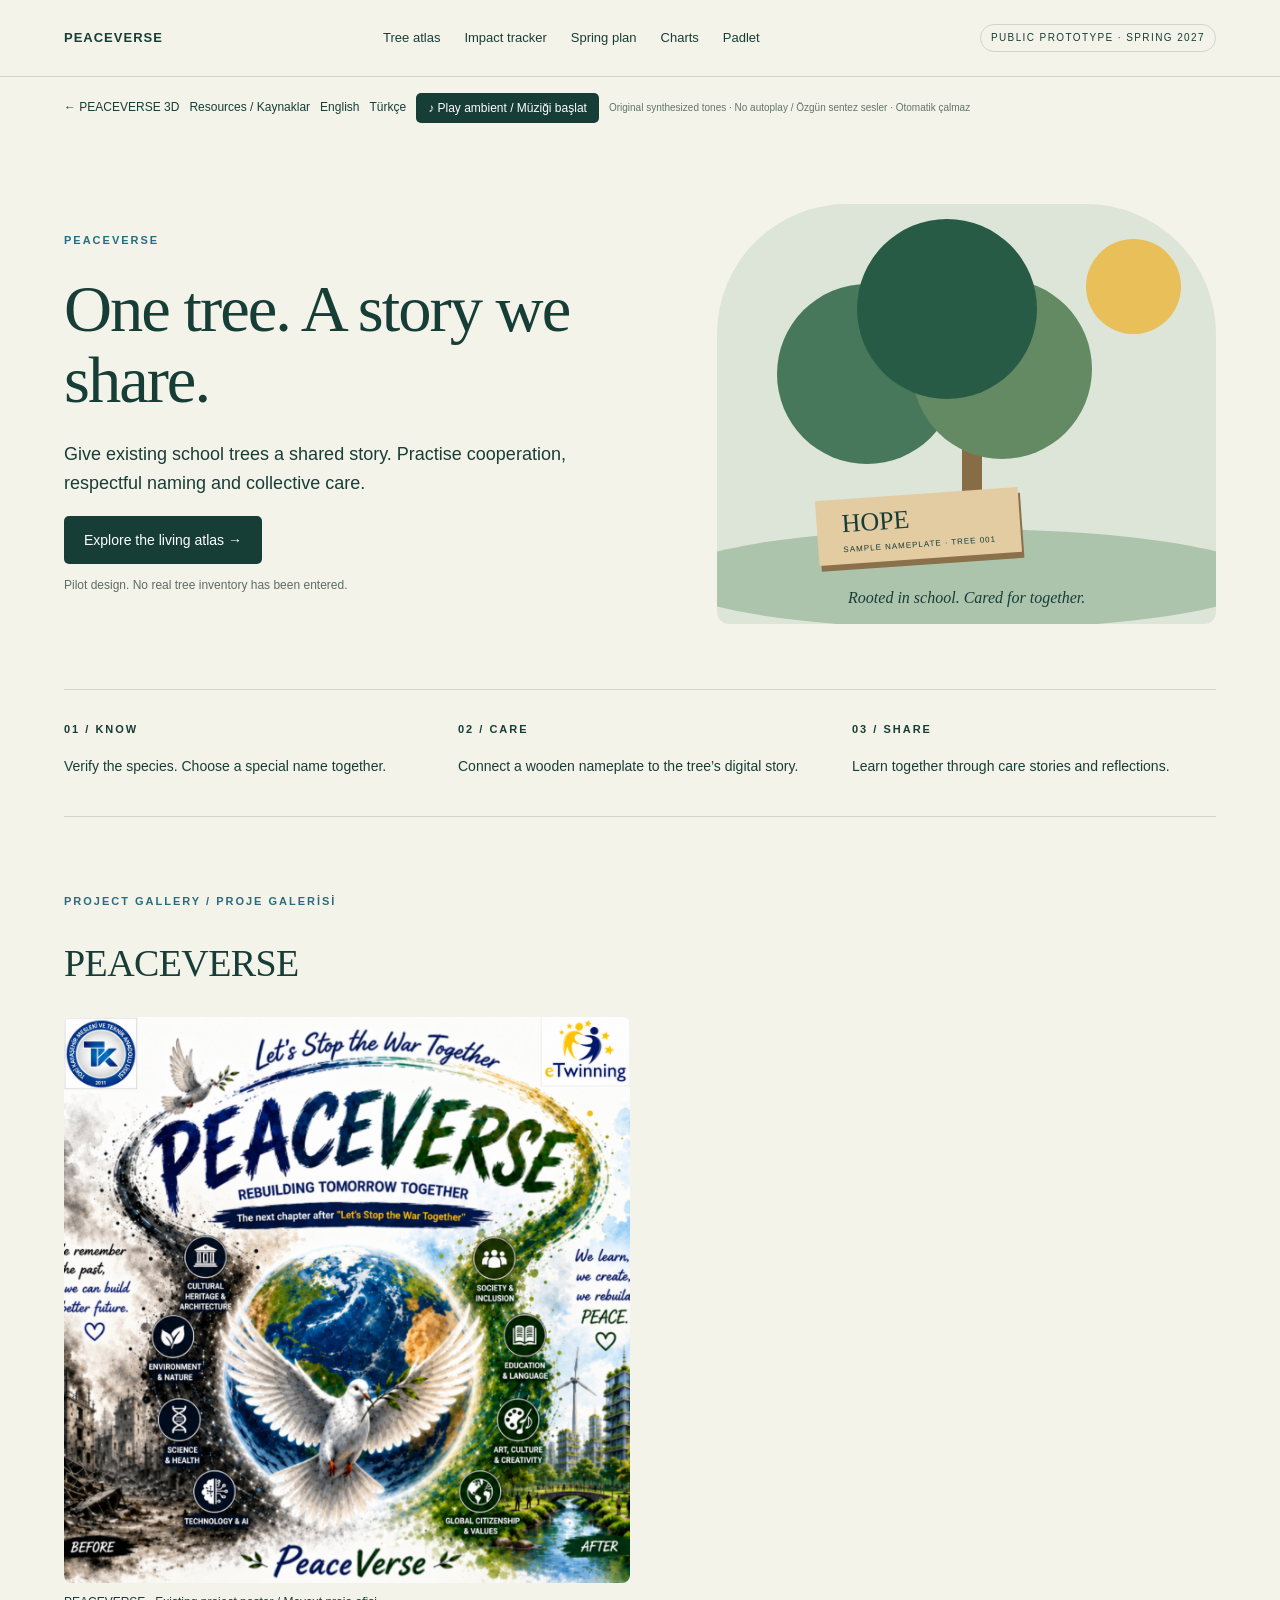
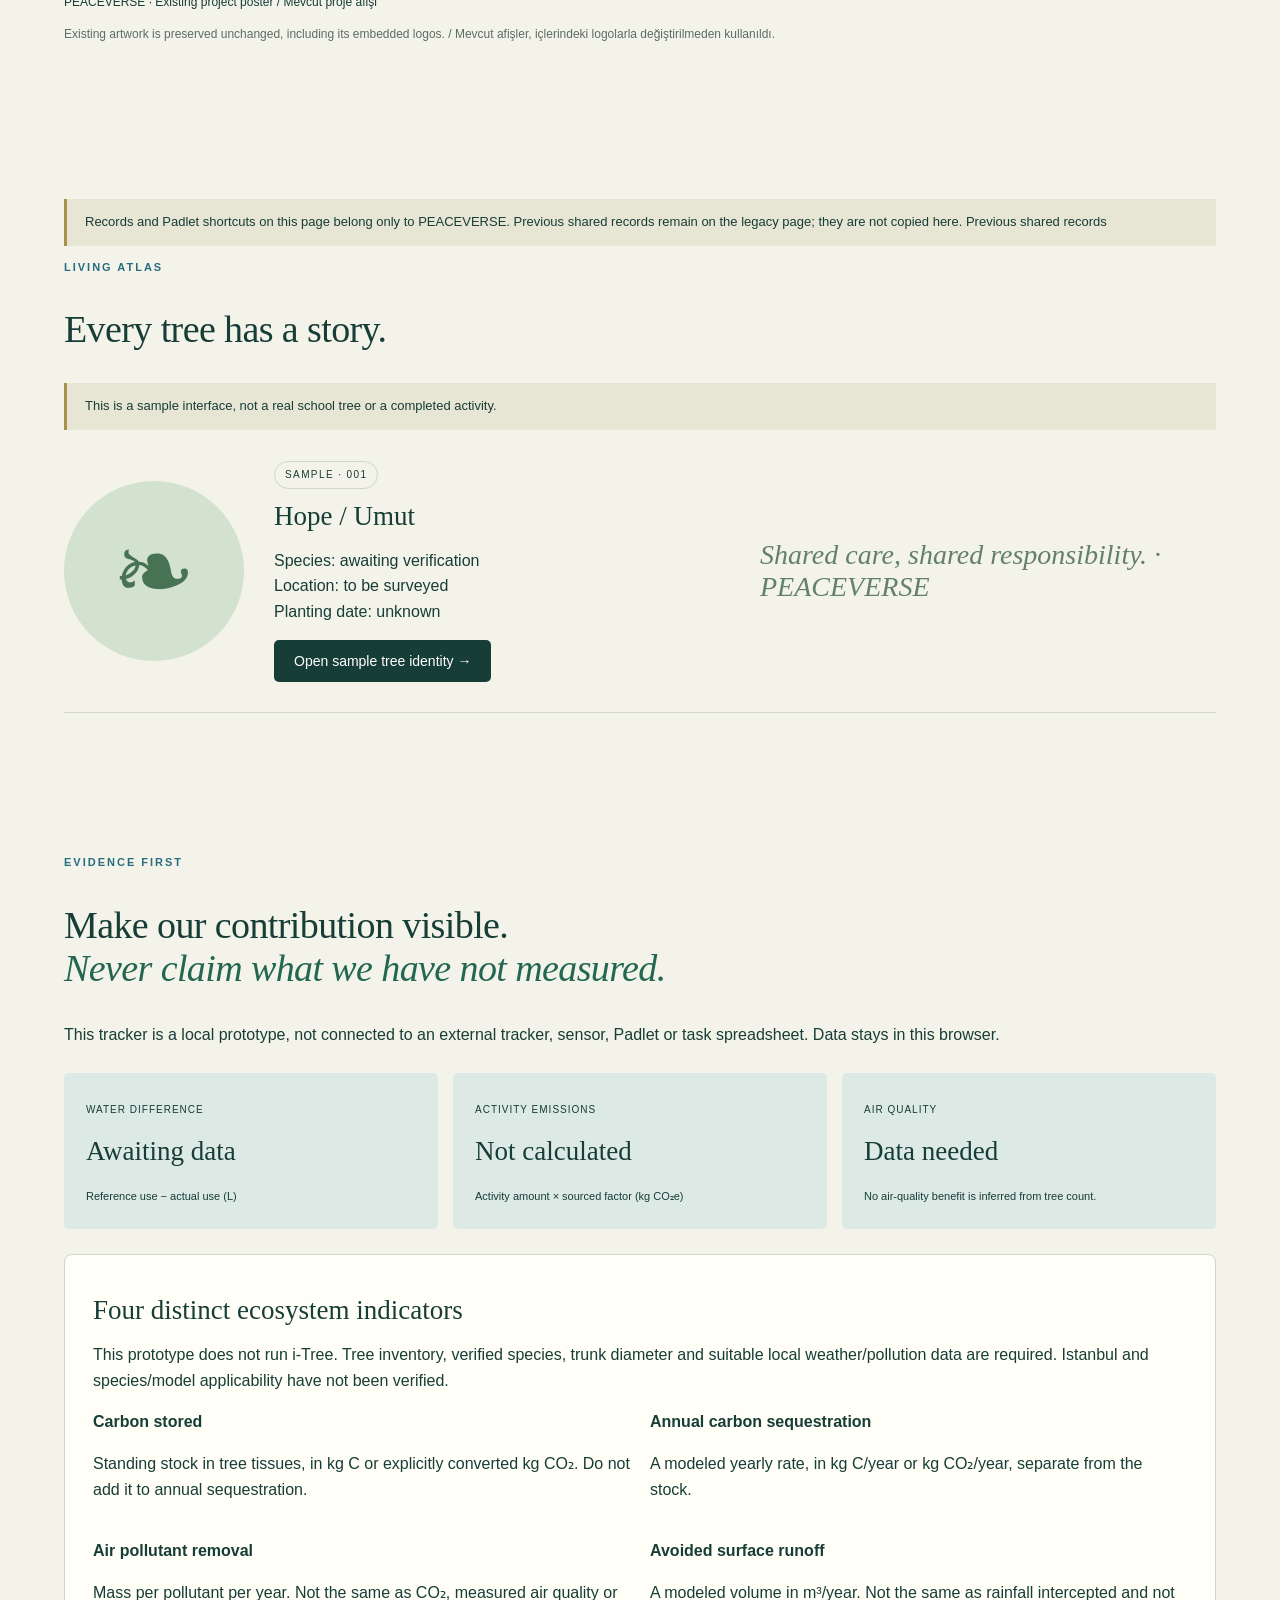
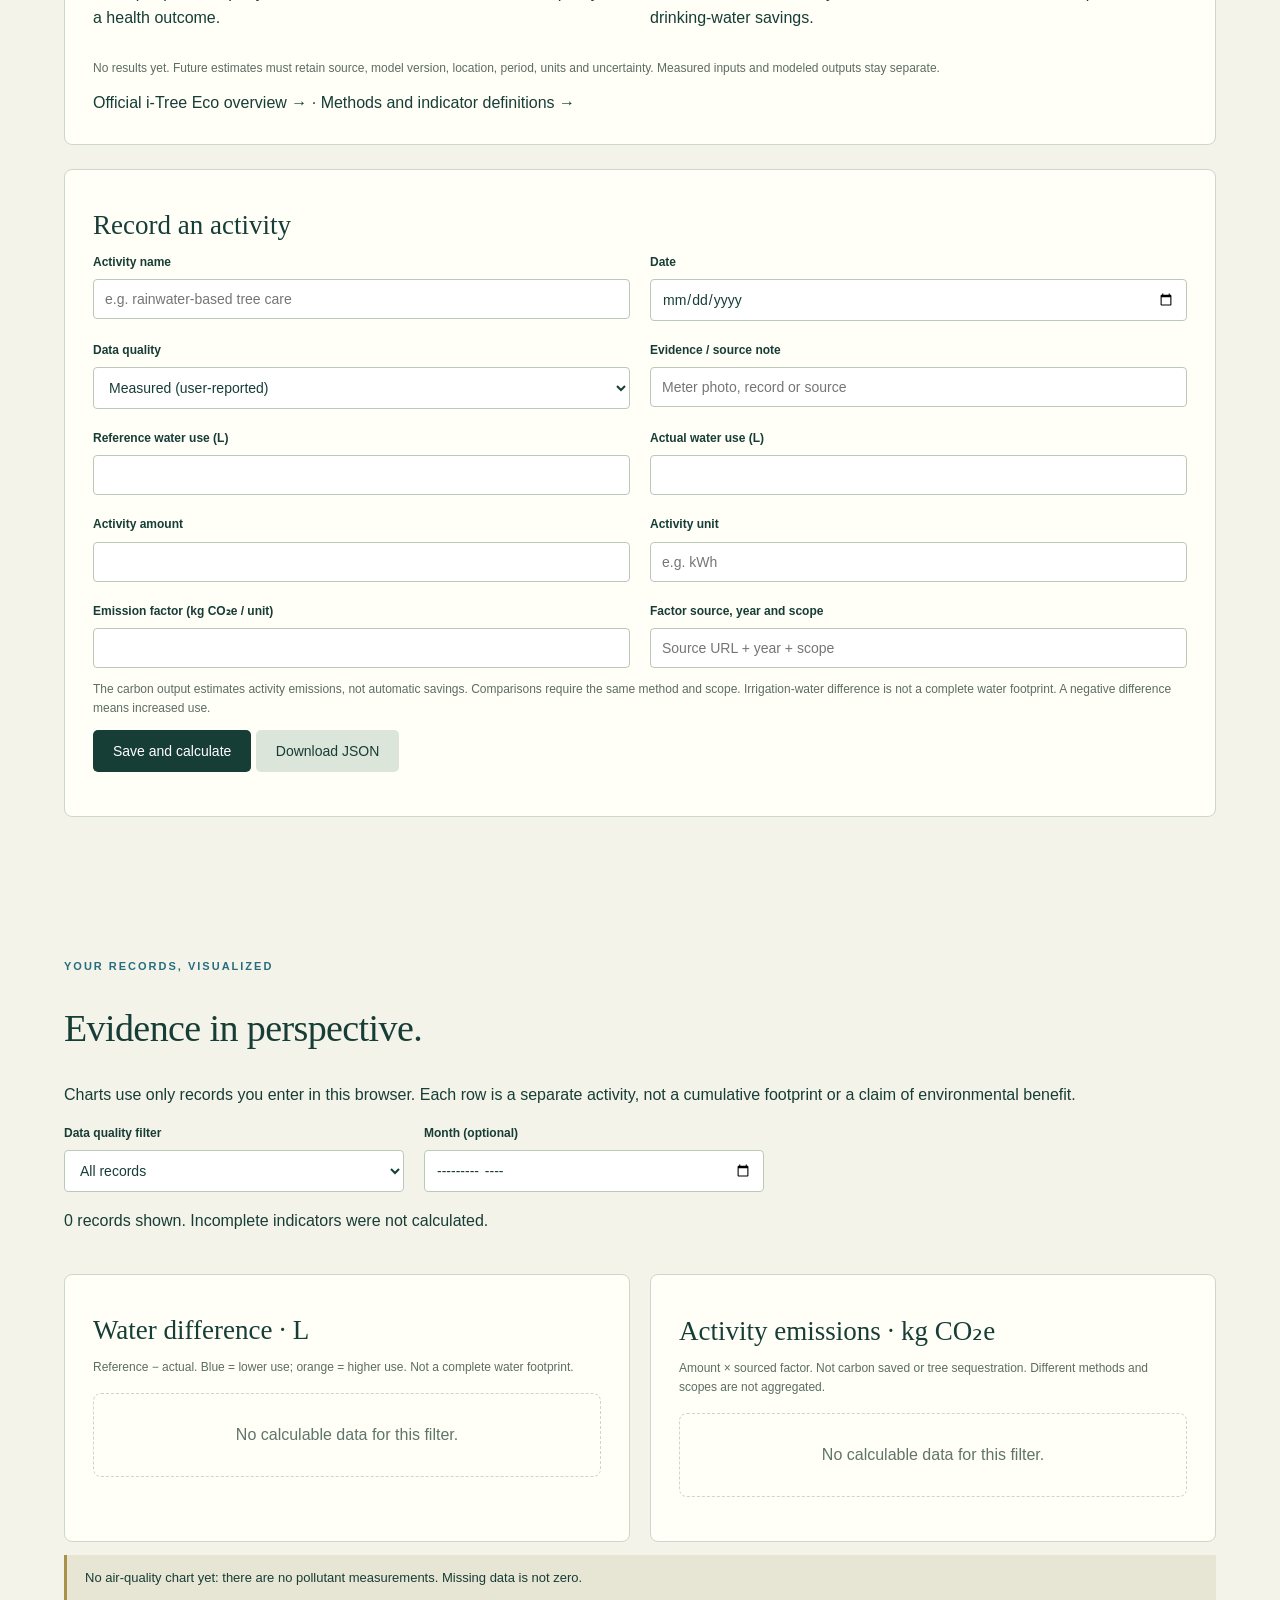
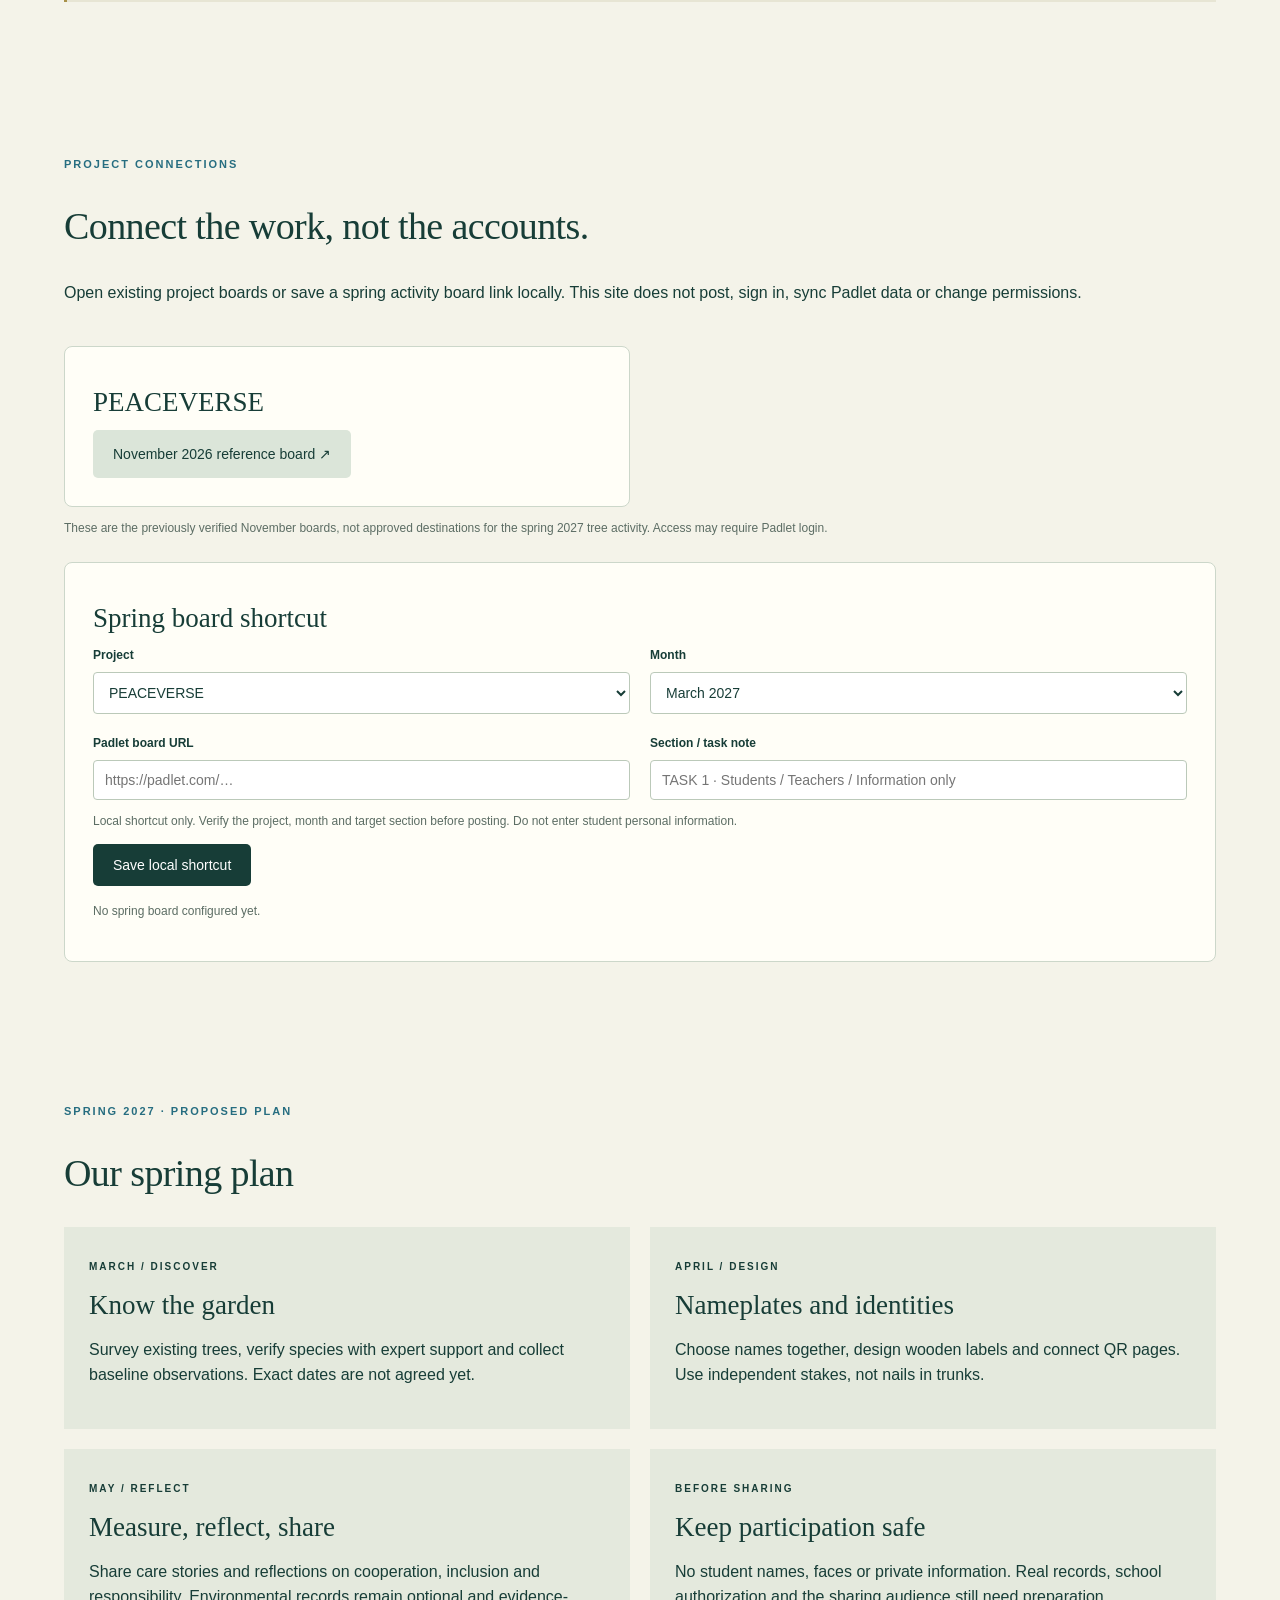
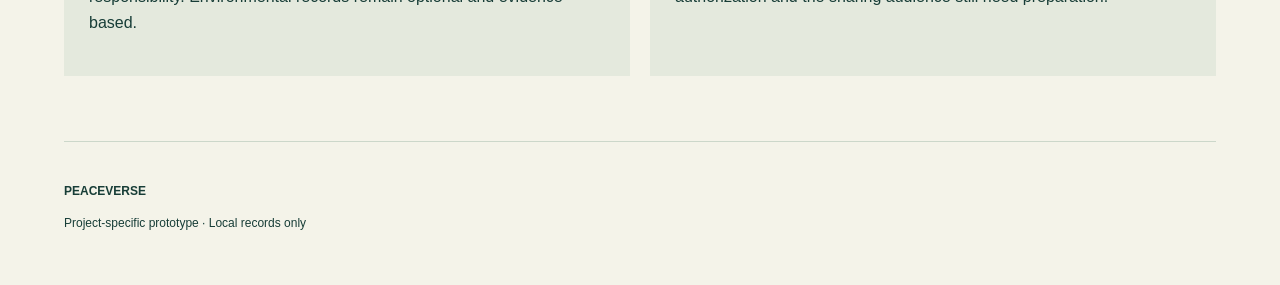
<file: overrides/tree-lab/peaceverse.html>
<!DOCTYPE html>

<html data-project="peaceverse" lang="en"><meta charset="utf-8"/><meta content="width=device-width,initial-scale=1" name="viewport"/><title>PEACEVERSE · School Tree Lab</title><link href="style.css" rel="stylesheet"/><body><header><a href="#">PEACEVERSE</a><nav><a href="#atlas">Tree atlas</a><a href="#tracker">Impact tracker</a><a href="#plan">Spring plan</a><a href="#insights">Charts</a><a href="#padlet">Padlet</a></nav><span class="tag">PUBLIC PROTOTYPE · SPRING 2027</span></header><div class="controls"><a href="../experience.html">← PEACEVERSE 3D</a><a href="../resources.html">Resources / Kaynaklar</a><a href="peaceverse.html" lang="en">English</a><a href="peaceverse-tr.html" lang="en">Türkçe</a> <button aria-pressed="false" id="music">♪ Play ambient / Müziği başlat</button><small>Original synthesized tones · No autoplay / Özgün sentez sesler · Otomatik çalmaz</small></div><main><section class="hero"><div><p class="eyebrow">PEACEVERSE</p><h1>One tree. A story we share.</h1><p class="lead">Give existing school trees a shared story. Practise cooperation, respectful naming and collective care.</p><a class="button" href="#atlas">Explore the living atlas →</a><p class="small">Pilot design. No real tree inventory has been entered.</p></div><div aria-label="Decorative tree illustration" class="treeart"><div class="sun"></div><div class="crown c1"></div><div class="crown c2"></div><div class="crown c3"></div><div class="trunk"></div><div class="ground"></div><div class="plaque">HOPE<small>SAMPLE NAMEPLATE · TREE 001</small></div><div class="caption">Rooted in school. Cared for together.</div></div></section><section class="intro"><div><b>01 / KNOW</b><p>Verify the species. Choose a special name together.</p></div><div><b>02 / CARE</b><p>Connect a wooden nameplate to the tree’s digital story.</p></div><div><b>03 / SHARE</b><p>Learn together through care stories and reflections.</p></div></section><section id="projects"><p class="eyebrow">PROJECT GALLERY / PROJE GALERİSİ</p><h2>PEACEVERSE</h2><div class="grid"><figure><img alt="PEACEVERSE archived project poster with school and eTwinning logos" src="assets/peaceverse-poster.png"/><figcaption>PEACEVERSE · Existing project poster / Mevcut proje afişi</figcaption></figure></div><p class="small">Existing artwork is preserved unchanged, including its embedded logos. / Mevcut afişler, içlerindeki logolarla değiştirilmeden kullanıldı.</p></section><section id="atlas"><p class="notice">Records and Padlet shortcuts on this page belong only to PEACEVERSE. Previous shared records remain on the legacy page; they are not copied here.<a href="index.html"> Previous shared records</a></p><p class="eyebrow">LIVING ATLAS</p><h2>Every tree has a story.</h2><div class="notice">This is a sample interface, not a real school tree or a completed activity.</div><article class="treecard"><div class="leaf">❧</div><div><span class="tag">SAMPLE · 001</span><h3>Hope / Umut</h3><p>Species: awaiting verification<br/>Location: to be surveyed<br/>Planting date: unknown</p><button id="detail">Open sample tree identity →</button></div><div class="cardnote">Shared care, shared responsibility. · PEACEVERSE</div></article><div class="panel" hidden="" id="details"><h3>Sample digital tree identity</h3><p>Verified species, photos and care history will appear here. No real photo has been added. QR generation awaits real records and an agreed sharing audience.</p><label>Private care note (this browser only)<textarea id="journal" placeholder="Date, soil condition and care. Do not enter student names or private information."></textarea></label><button id="saveJournal">Save on this device</button><p id="journalStatus" role="status"></p></div></section><section id="tracker"><p class="eyebrow">EVIDENCE FIRST</p><h2>Make our contribution visible.<br/><em>Never claim what we have not measured.</em></h2><p>This tracker is a local prototype, not connected to an external tracker, sensor, Padlet or task spreadsheet. Data stays in this browser.</p><div class="metrics"><div><span>WATER DIFFERENCE</span><strong id="waterResult">Awaiting data</strong><small>Reference use − actual use (L)</small></div><div><span>ACTIVITY EMISSIONS</span><strong id="carbonResult">Not calculated</strong><small>Activity amount × sourced factor (kg CO₂e)</small></div><div><span>AIR QUALITY</span><strong>Data needed</strong><small>No air-quality benefit is inferred from tree count.</small></div></div><div class="panel"><h3>Four distinct ecosystem indicators</h3><p>This prototype does not run i-Tree. Tree inventory, verified species, trunk diameter and suitable local weather/pollution data are required. Istanbul and species/model applicability have not been verified.</p><div class="grid"><div><b>Carbon stored</b><p>Standing stock in tree tissues, in kg C or explicitly converted kg CO₂. Do not add it to annual sequestration.</p></div><div><b>Annual carbon sequestration</b><p>A modeled yearly rate, in kg C/year or kg CO₂/year, separate from the stock.</p></div><div><b>Air pollutant removal</b><p>Mass per pollutant per year. Not the same as CO₂, measured air quality or a health outcome.</p></div><div><b>Avoided surface runoff</b><p>A modeled volume in m³/year. Not the same as rainfall intercepted and not drinking-water savings.</p></div></div><p class="small">No results yet. Future estimates must retain source, model version, location, period, units and uncertainty. Measured inputs and modeled outputs stay separate.</p><a href="https://www.itreetools.org/tools/i-tree-eco/i-tree-eco-overview">Official i-Tree Eco overview →</a> · <a href="https://www.itreetools.org/faqs_home/faqs_methodsdata">Methods and indicator definitions →</a></div><form class="panel" id="trackerForm"><h3>Record an activity</h3><div class="grid"><label>Activity name<input id="activity" placeholder="e.g. rainwater-based tree care" required=""/></label><label>Date<input id="date" required="" type="date"/></label><label>Data quality<select id="quality"><option>Measured (user-reported)</option><option>Estimated</option></select></label><label>Evidence / source note<input id="source" placeholder="Meter photo, record or source" required=""/></label><label>Reference water use (L)<input id="baseline" min="0" step="any" type="number"/></label><label>Actual water use (L)<input id="actual" min="0" step="any" type="number"/></label><label>Activity amount<input id="quantity" min="0" step="any" type="number"/></label><label>Activity unit<input id="unit" placeholder="e.g. kWh"/></label><label>Emission factor (kg CO₂e / unit)<input id="factor" min="0" step="any" type="number"/></label><label>Factor source, year and scope<input id="factorSource" placeholder="Source URL + year + scope"/></label></div><p class="small">The carbon output estimates activity emissions, not automatic savings. Comparisons require the same method and scope. Irrigation-water difference is not a complete water footprint. A negative difference means increased use.</p><button type="submit">Save and calculate</button> <button class="secondary" id="export" type="button">Download JSON</button><p id="status" role="status"></p></form><div id="records"></div></section><section id="insights"><p class="eyebrow">YOUR RECORDS, VISUALIZED</p><h2>Evidence in perspective.</h2><p>Charts use only records you enter in this browser. Each row is a separate activity, not a cumulative footprint or a claim of environmental benefit.</p><div class="grid chart-controls"><label>Data quality filter<select id="chartFilter"><option value="all">All records</option><option value="measured">Measured, user-reported</option><option value="estimated">Estimated</option></select></label><label>Month (optional)<input id="chartMonth" type="month"/></label></div><p id="chartSummary" role="status"></p><div class="grid"><article class="panel"><h3>Water difference · L</h3><p class="small">Reference − actual. Blue = lower use; orange = higher use. Not a complete water footprint.</p><div id="waterChart"></div></article><article class="panel"><h3>Activity emissions · kg CO₂e</h3><p class="small">Amount × sourced factor. Not carbon saved or tree sequestration. Different methods and scopes are not aggregated.</p><div id="emissionChart"></div></article></div><p class="notice">No air-quality chart yet: there are no pollutant measurements. Missing data is not zero.</p></section>
<section id="padlet"><p class="eyebrow">PROJECT CONNECTIONS</p><h2>Connect the work, not the accounts.</h2><p>Open existing project boards or save a spring activity board link locally. This site does not post, sign in, sync Padlet data or change permissions.</p><div class="grid"><article class="panel"><h3>PEACEVERSE</h3><a class="button secondary" href="https://padlet.com/therebuildingthetreeoflife/6-november-2026-collaborative-heritage-peace-story-peacevers-s023hr5e2kznayinfy9b" rel="noopener noreferrer" target="_blank">November 2026 reference board ↗</a></article></div><p class="small">These are the previously verified November boards, not approved destinations for the spring 2027 tree activity. Access may require Padlet login.</p><form class="panel" id="padletForm"><h3>Spring board shortcut</h3><div class="grid"><label>Project<select id="padletProject"><option>PEACEVERSE</option></select></label><label>Month<select id="padletMonth"><option value="2027-03">March 2027</option><option value="2027-04">April 2027</option><option value="2027-05">May 2027</option></select></label><label>Padlet board URL<input id="padletUrl" placeholder="https://padlet.com/…" required="" type="url"/></label><label>Section / task note<input id="padletNote" maxlength="120" placeholder="TASK 1 · Students / Teachers / Information only"/></label></div><p class="small">Local shortcut only. Verify the project, month and target section before posting. Do not enter student personal information.</p><button>Save local shortcut</button><p id="padletStatus" role="status"></p><div id="padletLinks"></div></form></section><section id="plan"><p class="eyebrow">SPRING 2027 · PROPOSED PLAN</p><h2>Our spring plan</h2><div class="grid plan"><article><b>MARCH / DISCOVER</b><h3>Know the garden</h3><p>Survey existing trees, verify species with expert support and collect baseline observations. Exact dates are not agreed yet.</p></article><article><b>APRIL / DESIGN</b><h3>Nameplates and identities</h3><p>Choose names together, design wooden labels and connect QR pages. Use independent stakes, not nails in trunks.</p></article><article><b>MAY / REFLECT</b><h3>Measure, reflect, share</h3><p>Share care stories and reflections on cooperation, inclusion and responsibility. Environmental records remain optional and evidence-based.</p></article><article><b>BEFORE SHARING</b><h3>Keep participation safe</h3><p>No student names, faces or private information. Real records, school authorization and the sharing audience still need preparation.</p></article></div></section><footer><b>PEACEVERSE</b><p>Project-specific prototype · Local records only</p></footer></main><script src="app.js"></script><script src="music.js"></script><script src="insights.js"></script></body></html>
</file>
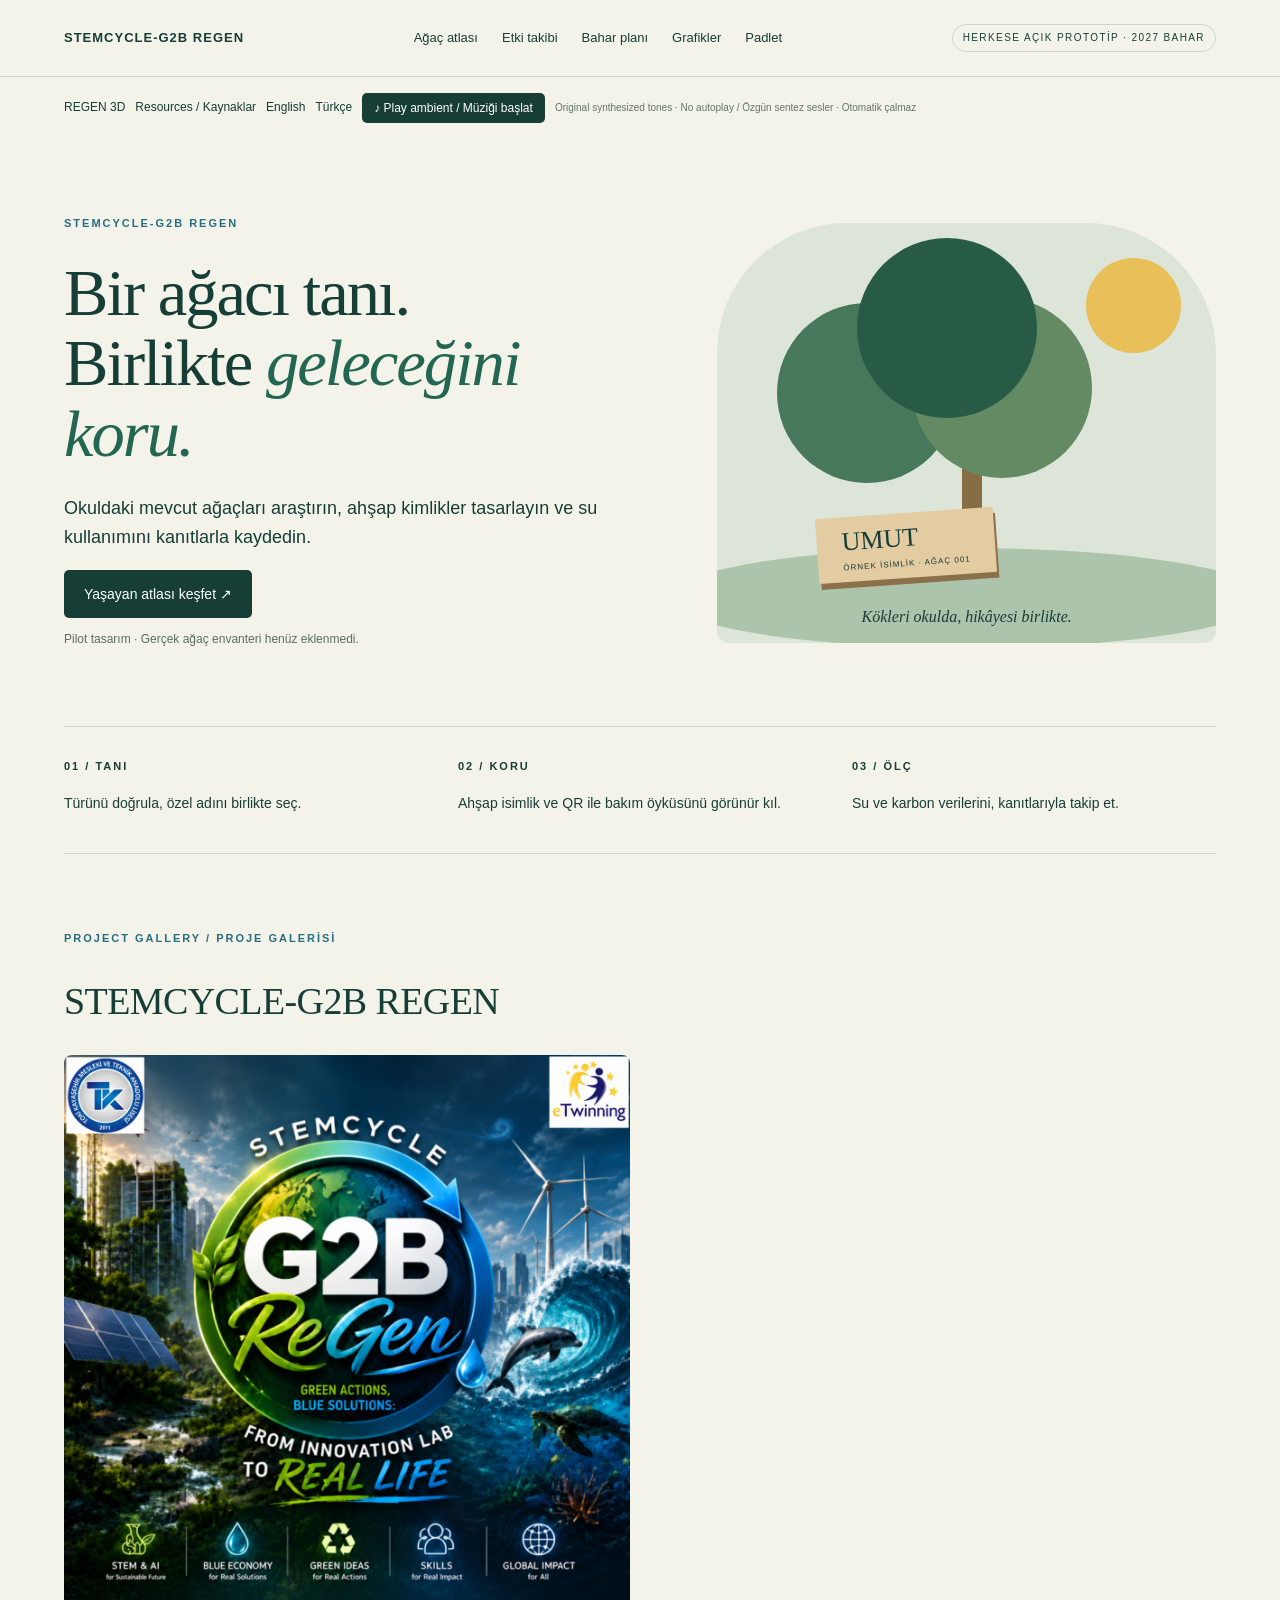
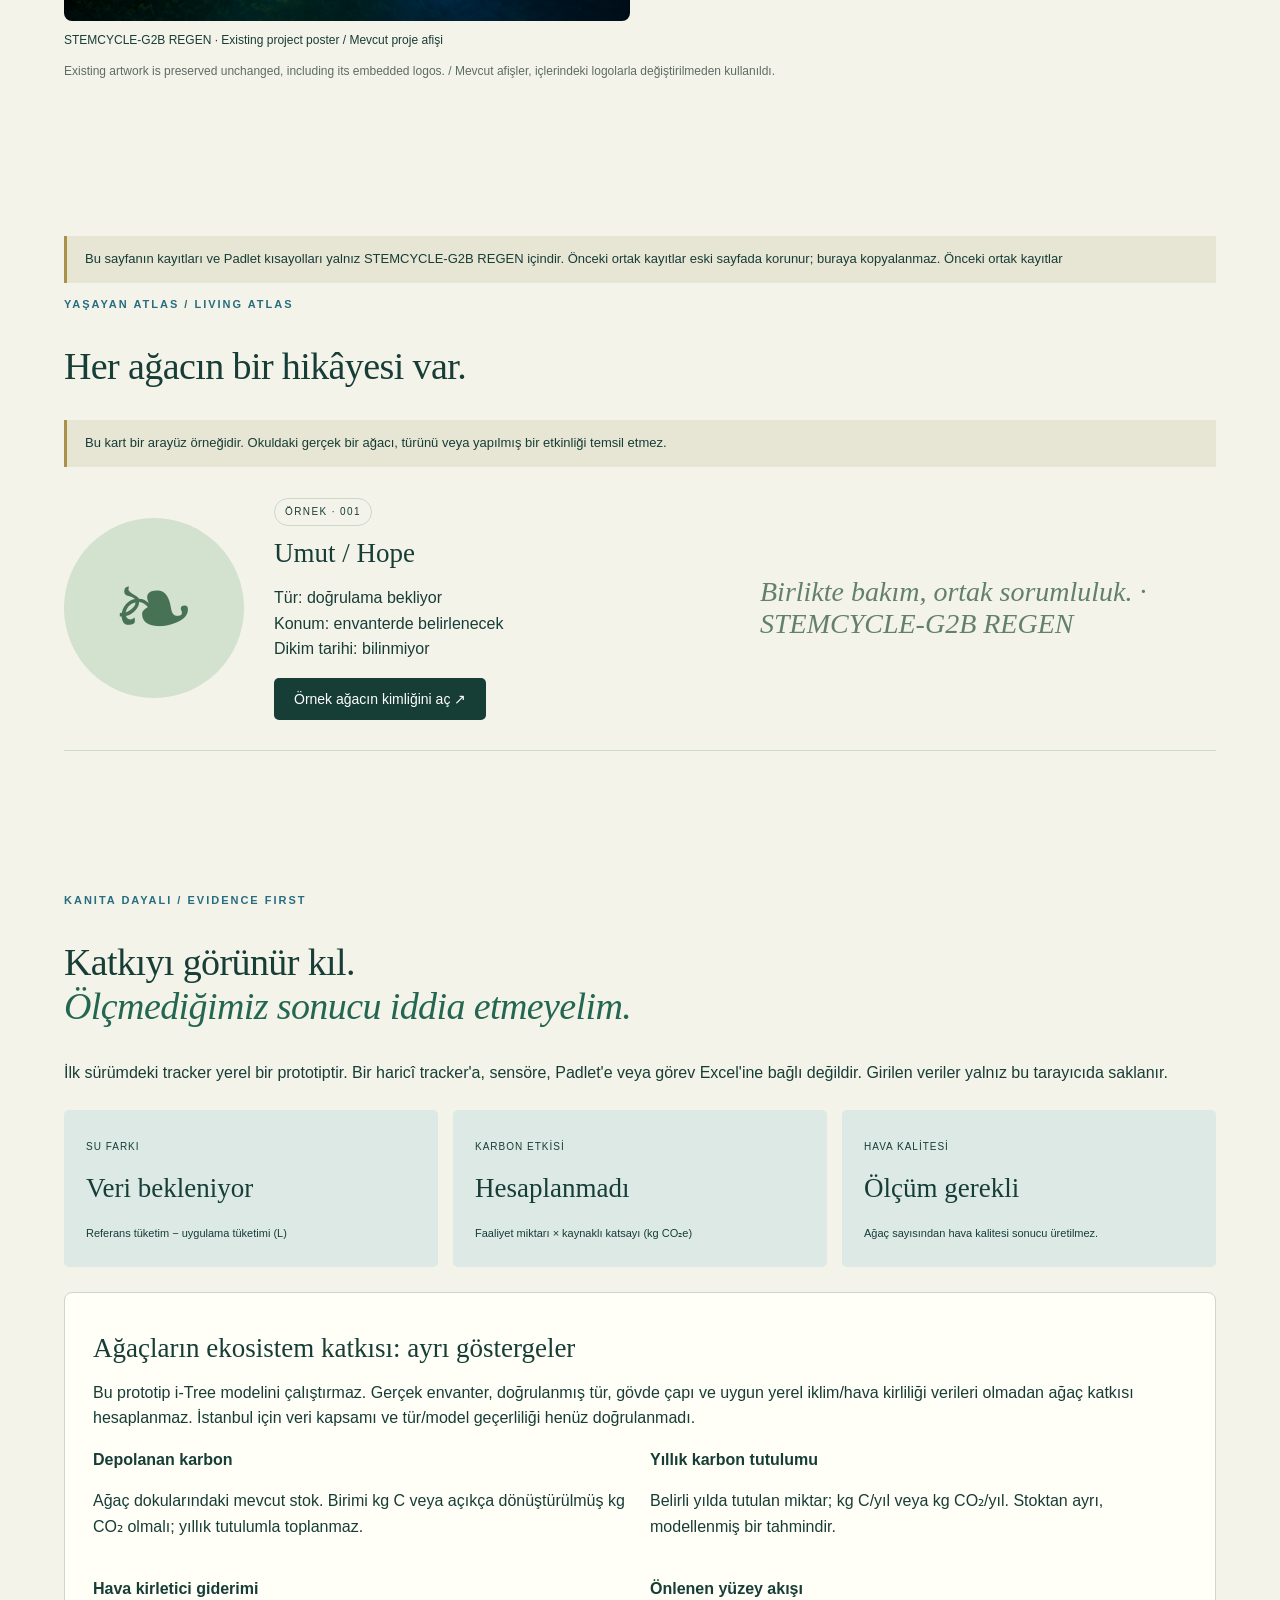
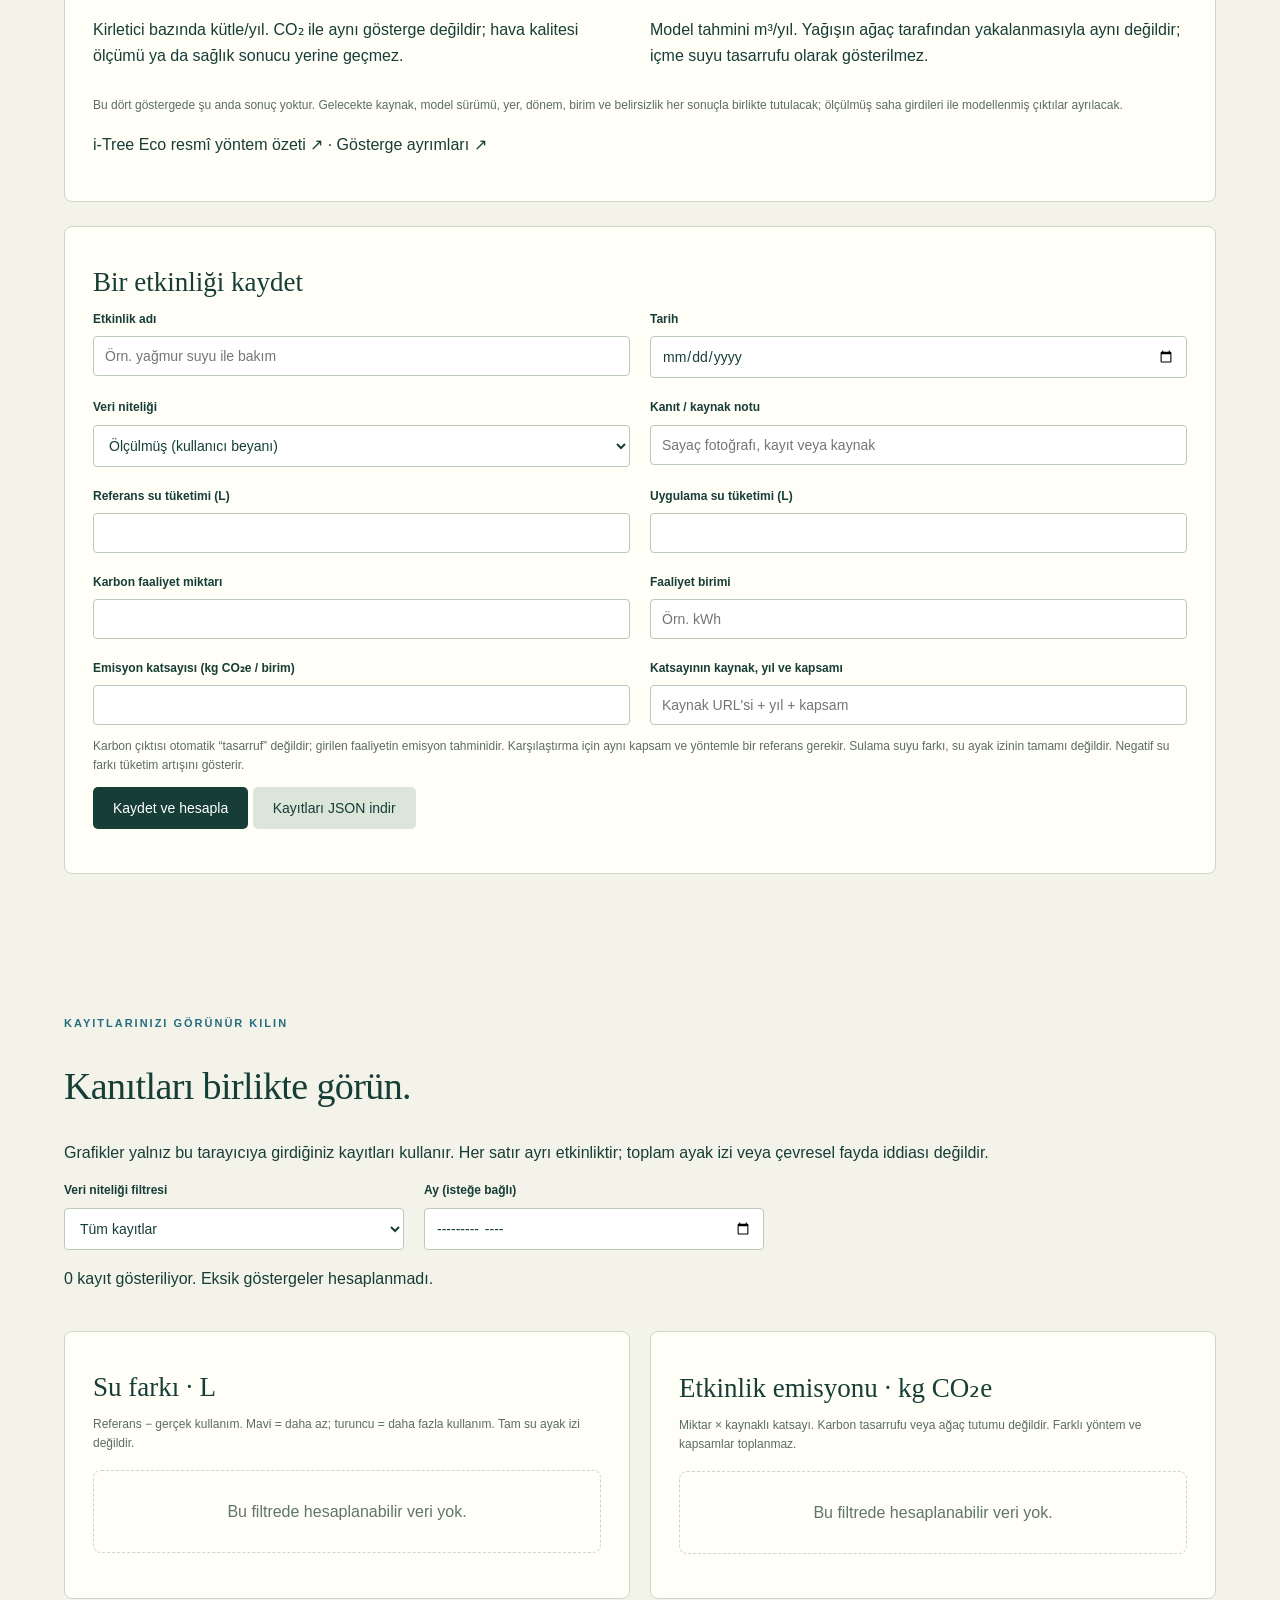
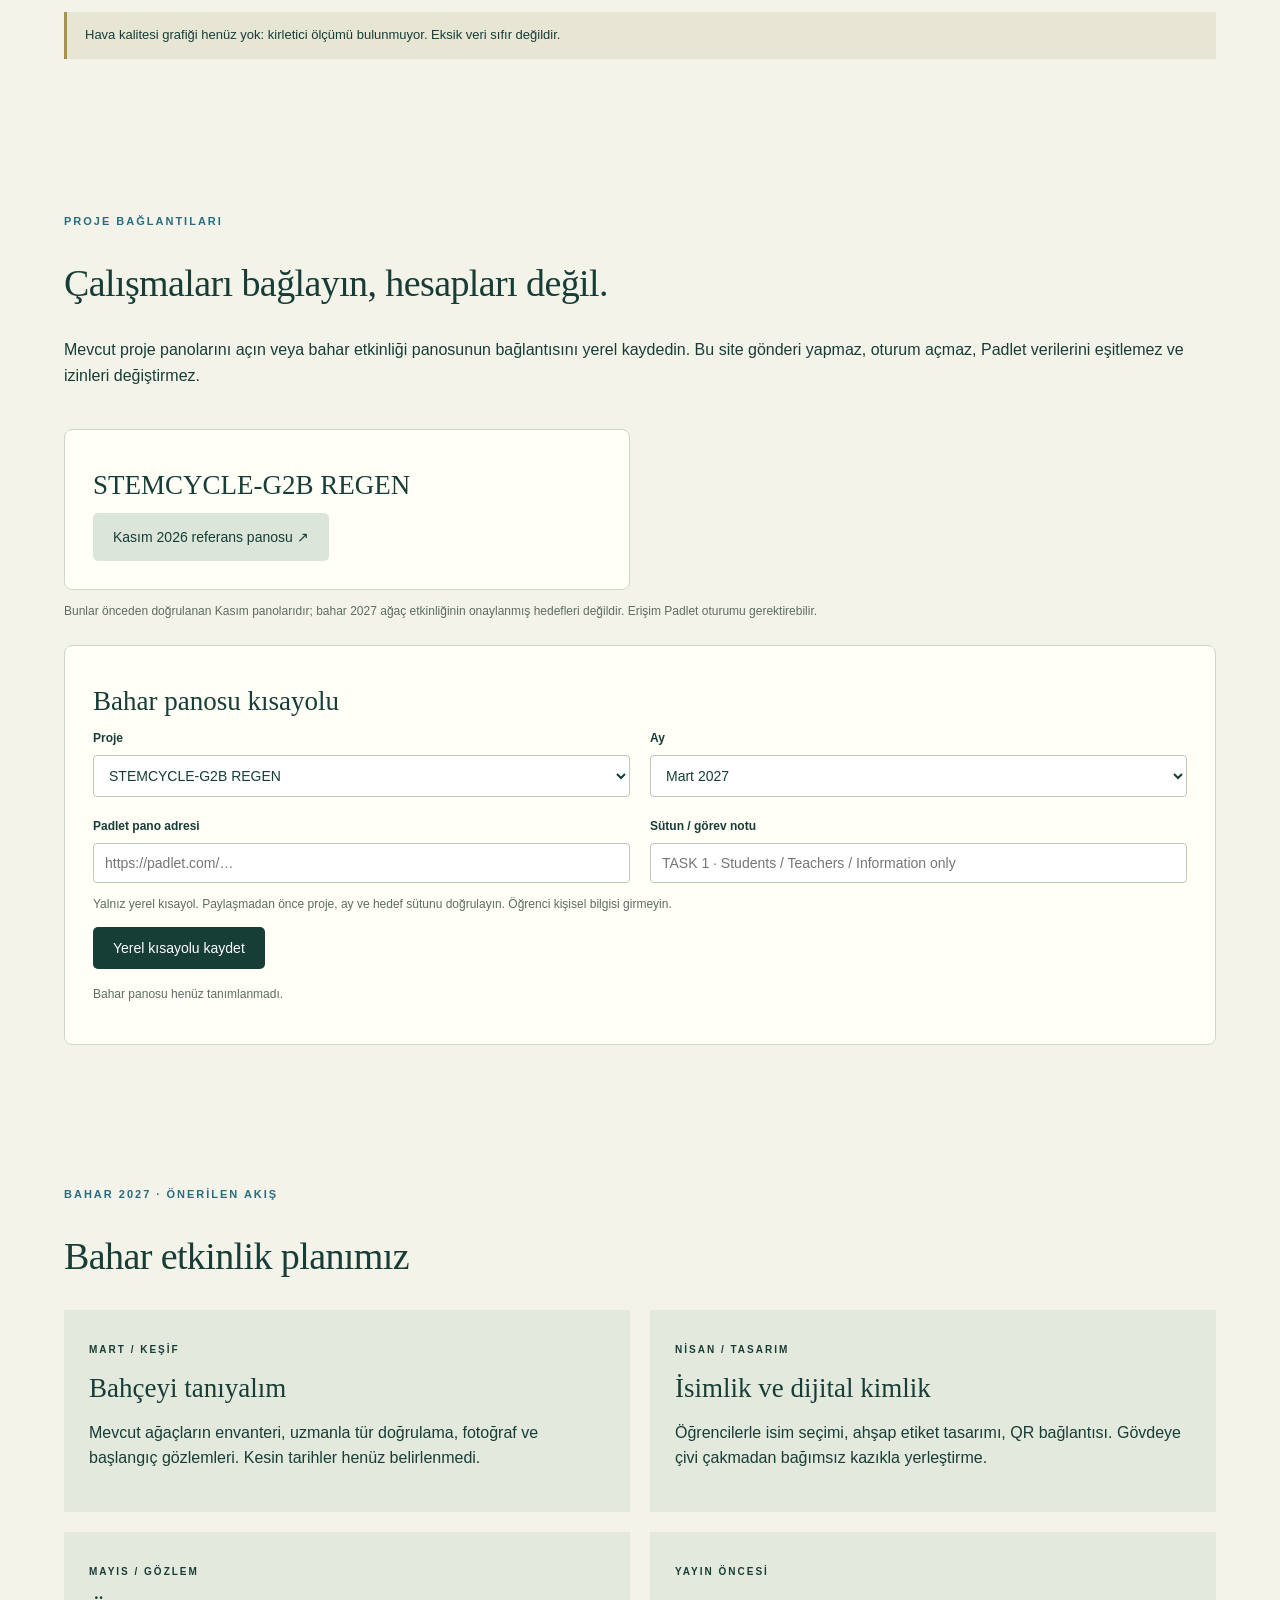
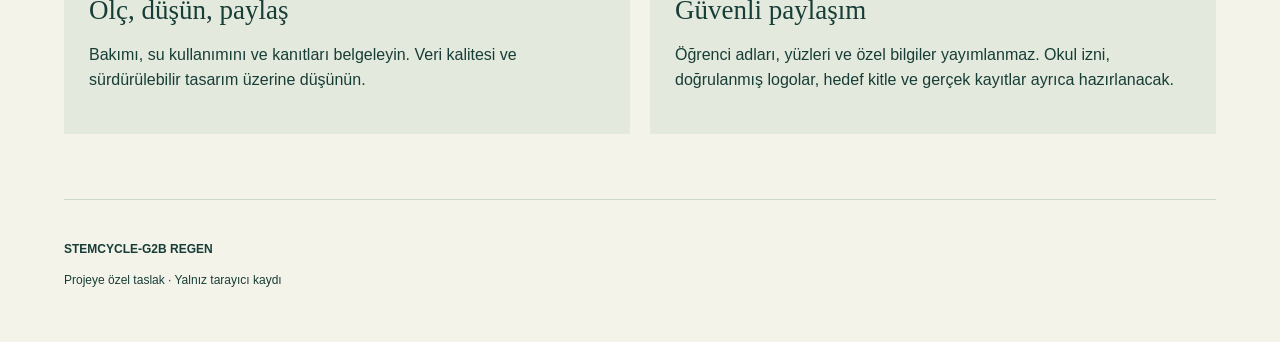
<file: overrides/tree-lab/regen-tr.html>
<!DOCTYPE html>

<html data-project="regen" lang="tr"><meta charset="utf-8"/><meta content="width=device-width,initial-scale=1" name="viewport"/><title>STEMCYCLE-G2B REGEN · Okul Ağaç Laboratuvarı</title><link href="style.css" rel="stylesheet"/><body><header><a href="#">STEMCYCLE-G2B REGEN</a><nav><a href="#atlas">Ağaç atlası</a><a href="#tracker">Etki takibi</a><a href="#plan">Bahar planı</a><a href="#insights">Grafikler</a><a href="#padlet">Padlet</a></nav><span class="tag">HERKESE AÇIK PROTOTİP · 2027 BAHAR</span></header><div class="controls"><a href="../regen.html">REGEN 3D</a><a href="../resources.html">Resources / Kaynaklar</a><a href="regen.html" lang="en">English</a><a href="regen-tr.html" lang="tr">Türkçe</a> <button aria-pressed="false" id="music">♪ Play ambient / Müziği başlat</button><small>Original synthesized tones · No autoplay / Özgün sentez sesler · Otomatik çalmaz</small></div><main><section class="hero"><div><p class="eyebrow">STEMCYCLE-G2B REGEN</p><h1>Bir ağacı tanı.<br/>Birlikte <em>geleceğini koru.</em></h1><p class="lead">Okuldaki mevcut ağaçları araştırın, ahşap kimlikler tasarlayın ve su kullanımını kanıtlarla kaydedin.</p><a class="button" href="#atlas">Yaşayan atlası keşfet ↗</a><p class="small">Pilot tasarım · Gerçek ağaç envanteri henüz eklenmedi.</p></div><div aria-label="Dekoratif ağaç çizimi" class="treeart"><div class="sun"></div><div class="crown c1"></div><div class="crown c2"></div><div class="crown c3"></div><div class="trunk"></div><div class="ground"></div><div class="plaque">UMUT <small>ÖRNEK İSİMLİK · AĞAÇ 001</small></div><div class="caption">Kökleri okulda, hikâyesi birlikte.</div></div></section><section class="intro"><div><b>01 / TANI</b><p>Türünü doğrula, özel adını birlikte seç.</p></div><div><b>02 / KORU</b><p>Ahşap isimlik ve QR ile bakım öyküsünü görünür kıl.</p></div><div><b>03 / ÖLÇ</b><p>Su ve karbon verilerini, kanıtlarıyla takip et.</p></div></section><section id="projects"><p class="eyebrow">PROJECT GALLERY / PROJE GALERİSİ</p><h2>STEMCYCLE-G2B REGEN</h2><div class="grid"><figure><img alt="STEMCYCLE G2B REGEN archived project poster with school and eTwinning logos" src="assets/stemcycle-poster.png"/><figcaption>STEMCYCLE-G2B REGEN · Existing project poster / Mevcut proje afişi</figcaption></figure></div><p class="small">Existing artwork is preserved unchanged, including its embedded logos. / Mevcut afişler, içlerindeki logolarla değiştirilmeden kullanıldı.</p></section><section id="atlas"><p class="notice">Bu sayfanın kayıtları ve Padlet kısayolları yalnız STEMCYCLE-G2B REGEN içindir. Önceki ortak kayıtlar eski sayfada korunur; buraya kopyalanmaz.<a href="tr.html"> Önceki ortak kayıtlar</a></p><p class="eyebrow">YAŞAYAN ATLAS / LIVING ATLAS</p><h2>Her ağacın bir hikâyesi var.</h2><div class="notice">Bu kart bir arayüz örneğidir. Okuldaki gerçek bir ağacı, türünü veya yapılmış bir etkinliği temsil etmez.</div><article class="treecard"><div class="leaf">❧</div><div><span class="tag">ÖRNEK · 001</span><h3>Umut / Hope</h3><p>Tür: doğrulama bekliyor<br/>Konum: envanterde belirlenecek<br/>Dikim tarihi: bilinmiyor</p><button id="detail">Örnek ağacın kimliğini aç ↗</button></div><div class="cardnote">Birlikte bakım, ortak sorumluluk. · STEMCYCLE-G2B REGEN</div></article><div class="panel" hidden="" id="details"><h3>Örnek dijital ağaç kimliği</h3><p>Fotoğraf, doğrulanmış tür, ahşap isimlik ve bakım günlüğü burada yer alacak. Gerçek fotoğraf yüklenmedi. QR üretimi, gerçek ağaç kaydı ve paylaşım erişimi netleştikten sonra eklenecek.</p><label>Özel bakım notu (bu cihazda)<textarea id="journal" placeholder="Örn. gözlem tarihi, toprağın durumu, yapılan bakım. Öğrenci adı veya özel bilgi yazmayın."></textarea></label><button id="saveJournal">Notu bu cihazda sakla</button><p id="journalStatus" role="status"></p></div></section><section id="tracker"><p class="eyebrow">KANITA DAYALI / EVIDENCE FIRST</p><h2>Katkıyı görünür kıl.<br/><em>Ölçmediğimiz sonucu iddia etmeyelim.</em></h2><p>İlk sürümdeki tracker yerel bir prototiptir. Bir haricî tracker'a, sensöre, Padlet'e veya görev Excel'ine bağlı değildir. Girilen veriler yalnız bu tarayıcıda saklanır.</p><div class="metrics"><div><span>SU FARKI</span><strong id="waterResult">Veri bekleniyor</strong><small>Referans tüketim − uygulama tüketimi (L)</small></div><div><span>KARBON ETKİSİ</span><strong id="carbonResult">Hesaplanmadı</strong><small>Faaliyet miktarı × kaynaklı katsayı (kg CO₂e)</small></div><div><span>HAVA KALİTESİ</span><strong>Ölçüm gerekli</strong><small>Ağaç sayısından hava kalitesi sonucu üretilmez.</small></div></div><div class="panel"><h3>Ağaçların ekosistem katkısı: ayrı göstergeler</h3><p>Bu prototip i-Tree modelini çalıştırmaz. Gerçek envanter, doğrulanmış tür, gövde çapı ve uygun yerel iklim/hava kirliliği verileri olmadan ağaç katkısı hesaplanmaz. İstanbul için veri kapsamı ve tür/model geçerliliği henüz doğrulanmadı.</p><div class="grid"><div><b>Depolanan karbon</b><p>Ağaç dokularındaki mevcut stok. Birimi kg C veya açıkça dönüştürülmüş kg CO₂ olmalı; yıllık tutulumla toplanmaz.</p></div><div><b>Yıllık karbon tutulumu</b><p>Belirli yılda tutulan miktar; kg C/yıl veya kg CO₂/yıl. Stoktan ayrı, modellenmiş bir tahmindir.</p></div><div><b>Hava kirletici giderimi</b><p>Kirletici bazında kütle/yıl. CO₂ ile aynı gösterge değildir; hava kalitesi ölçümü ya da sağlık sonucu yerine geçmez.</p></div><div><b>Önlenen yüzey akışı</b><p>Model tahmini m³/yıl. Yağışın ağaç tarafından yakalanmasıyla aynı değildir; içme suyu tasarrufu olarak gösterilmez.</p></div></div><p class="small">Bu dört göstergede şu anda sonuç yoktur. Gelecekte kaynak, model sürümü, yer, dönem, birim ve belirsizlik her sonuçla birlikte tutulacak; ölçülmüş saha girdileri ile modellenmiş çıktılar ayrılacak.</p><p><a href="https://www.itreetools.org/tools/i-tree-eco/i-tree-eco-overview" rel="noopener" target="_blank">i-Tree Eco resmî yöntem özeti ↗</a> · <a href="https://www.itreetools.org/faqs_home/faqs_methodsdata" rel="noopener" target="_blank">Gösterge ayrımları ↗</a></p></div><form class="panel" id="trackerForm"><h3>Bir etkinliği kaydet</h3><div class="grid"><label>Etkinlik adı<input id="activity" placeholder="Örn. yağmur suyu ile bakım" required=""/></label><label>Tarih<input id="date" required="" type="date"/></label><label>Veri niteliği<select id="quality"><option>Ölçülmüş (kullanıcı beyanı)</option><option>Tahmini</option></select></label><label>Kanıt / kaynak notu<input id="source" placeholder="Sayaç fotoğrafı, kayıt veya kaynak" required=""/></label><label>Referans su tüketimi (L)<input id="baseline" min="0" step="any" type="number"/></label><label>Uygulama su tüketimi (L)<input id="actual" min="0" step="any" type="number"/></label><label>Karbon faaliyet miktarı<input id="quantity" min="0" step="any" type="number"/></label><label>Faaliyet birimi<input id="unit" placeholder="Örn. kWh"/></label><label>Emisyon katsayısı (kg CO₂e / birim)<input id="factor" min="0" step="any" type="number"/></label><label>Katsayının kaynak, yıl ve kapsamı<input id="factorSource" placeholder="Kaynak URL'si + yıl + kapsam"/></label></div><p class="small">Karbon çıktısı otomatik “tasarruf” değildir; girilen faaliyetin emisyon tahminidir. Karşılaştırma için aynı kapsam ve yöntemle bir referans gerekir. Sulama suyu farkı, su ayak izinin tamamı değildir. Negatif su farkı tüketim artışını gösterir.</p><button type="submit">Kaydet ve hesapla</button> <button class="secondary" id="export" type="button">Kayıtları JSON indir</button><p id="status" role="status"></p></form><div id="records"></div></section><section id="insights"><p class="eyebrow">KAYITLARINIZI GÖRÜNÜR KILIN</p><h2>Kanıtları birlikte görün.</h2><p>Grafikler yalnız bu tarayıcıya girdiğiniz kayıtları kullanır. Her satır ayrı etkinliktir; toplam ayak izi veya çevresel fayda iddiası değildir.</p><div class="grid chart-controls"><label>Veri niteliği filtresi<select id="chartFilter"><option value="all">Tüm kayıtlar</option><option value="measured">Ölçülen, kullanıcı beyanı</option><option value="estimated">Tahmini</option></select></label><label>Ay (isteğe bağlı)<input id="chartMonth" type="month"/></label></div><p id="chartSummary" role="status"></p><div class="grid"><article class="panel"><h3>Su farkı · L</h3><p class="small">Referans − gerçek kullanım. Mavi = daha az; turuncu = daha fazla kullanım. Tam su ayak izi değildir.</p><div id="waterChart"></div></article><article class="panel"><h3>Etkinlik emisyonu · kg CO₂e</h3><p class="small">Miktar × kaynaklı katsayı. Karbon tasarrufu veya ağaç tutumu değildir. Farklı yöntem ve kapsamlar toplanmaz.</p><div id="emissionChart"></div></article></div><p class="notice">Hava kalitesi grafiği henüz yok: kirletici ölçümü bulunmuyor. Eksik veri sıfır değildir.</p></section>
<section id="padlet"><p class="eyebrow">PROJE BAĞLANTILARI</p><h2>Çalışmaları bağlayın, hesapları değil.</h2><p>Mevcut proje panolarını açın veya bahar etkinliği panosunun bağlantısını yerel kaydedin. Bu site gönderi yapmaz, oturum açmaz, Padlet verilerini eşitlemez ve izinleri değiştirmez.</p><div class="grid"><article class="panel"><h3>STEMCYCLE-G2B REGEN</h3><a class="button secondary" href="https://padlet.com/thegreenactstobluefuture/6-november-2026-project-launch-regen-workline-activities-s023f3xuawakad6clmmc" rel="noopener noreferrer" target="_blank">Kasım 2026 referans panosu ↗</a></article></div><p class="small">Bunlar önceden doğrulanan Kasım panolarıdır; bahar 2027 ağaç etkinliğinin onaylanmış hedefleri değildir. Erişim Padlet oturumu gerektirebilir.</p><form class="panel" id="padletForm"><h3>Bahar panosu kısayolu</h3><div class="grid"><label>Proje<select id="padletProject"><option>STEMCYCLE-G2B REGEN</option></select></label><label>Ay<select id="padletMonth"><option value="2027-03">Mart 2027</option><option value="2027-04">Nisan 2027</option><option value="2027-05">Mayıs 2027</option></select></label><label>Padlet pano adresi<input id="padletUrl" placeholder="https://padlet.com/…" required="" type="url"/></label><label>Sütun / görev notu<input id="padletNote" maxlength="120" placeholder="TASK 1 · Students / Teachers / Information only"/></label></div><p class="small">Yalnız yerel kısayol. Paylaşmadan önce proje, ay ve hedef sütunu doğrulayın. Öğrenci kişisel bilgisi girmeyin.</p><button>Yerel kısayolu kaydet</button><p id="padletStatus" role="status"></p><div id="padletLinks"></div></form></section><section id="plan"><p class="eyebrow">BAHAR 2027 · ÖNERİLEN AKIŞ</p><h2>Bahar etkinlik planımız</h2><div class="grid plan"><article><b>MART / KEŞİF</b><h3>Bahçeyi tanıyalım</h3><p>Mevcut ağaçların envanteri, uzmanla tür doğrulama, fotoğraf ve başlangıç gözlemleri. Kesin tarihler henüz belirlenmedi.</p></article><article><b>NİSAN / TASARIM</b><h3>İsimlik ve dijital kimlik</h3><p>Öğrencilerle isim seçimi, ahşap etiket tasarımı, QR bağlantısı. Gövdeye çivi çakmadan bağımsız kazıkla yerleştirme.</p></article><article><b>MAYIS / GÖZLEM</b><h3>Ölç, düşün, paylaş</h3><p>Bakımı, su kullanımını ve kanıtları belgeleyin. Veri kalitesi ve sürdürülebilir tasarım üzerine düşünün.</p></article><article><b>YAYIN ÖNCESİ</b><h3>Güvenli paylaşım</h3><p>Öğrenci adları, yüzleri ve özel bilgiler yayımlanmaz. Okul izni, doğrulanmış logolar, hedef kitle ve gerçek kayıtlar ayrıca hazırlanacak.</p></article></div></section><footer><b>STEMCYCLE-G2B REGEN</b><p>Projeye özel taslak · Yalnız tarayıcı kaydı</p></footer></main><script src="app.js"></script><script src="music.js"></script><script src="insights.js"></script></body></html>
</file>
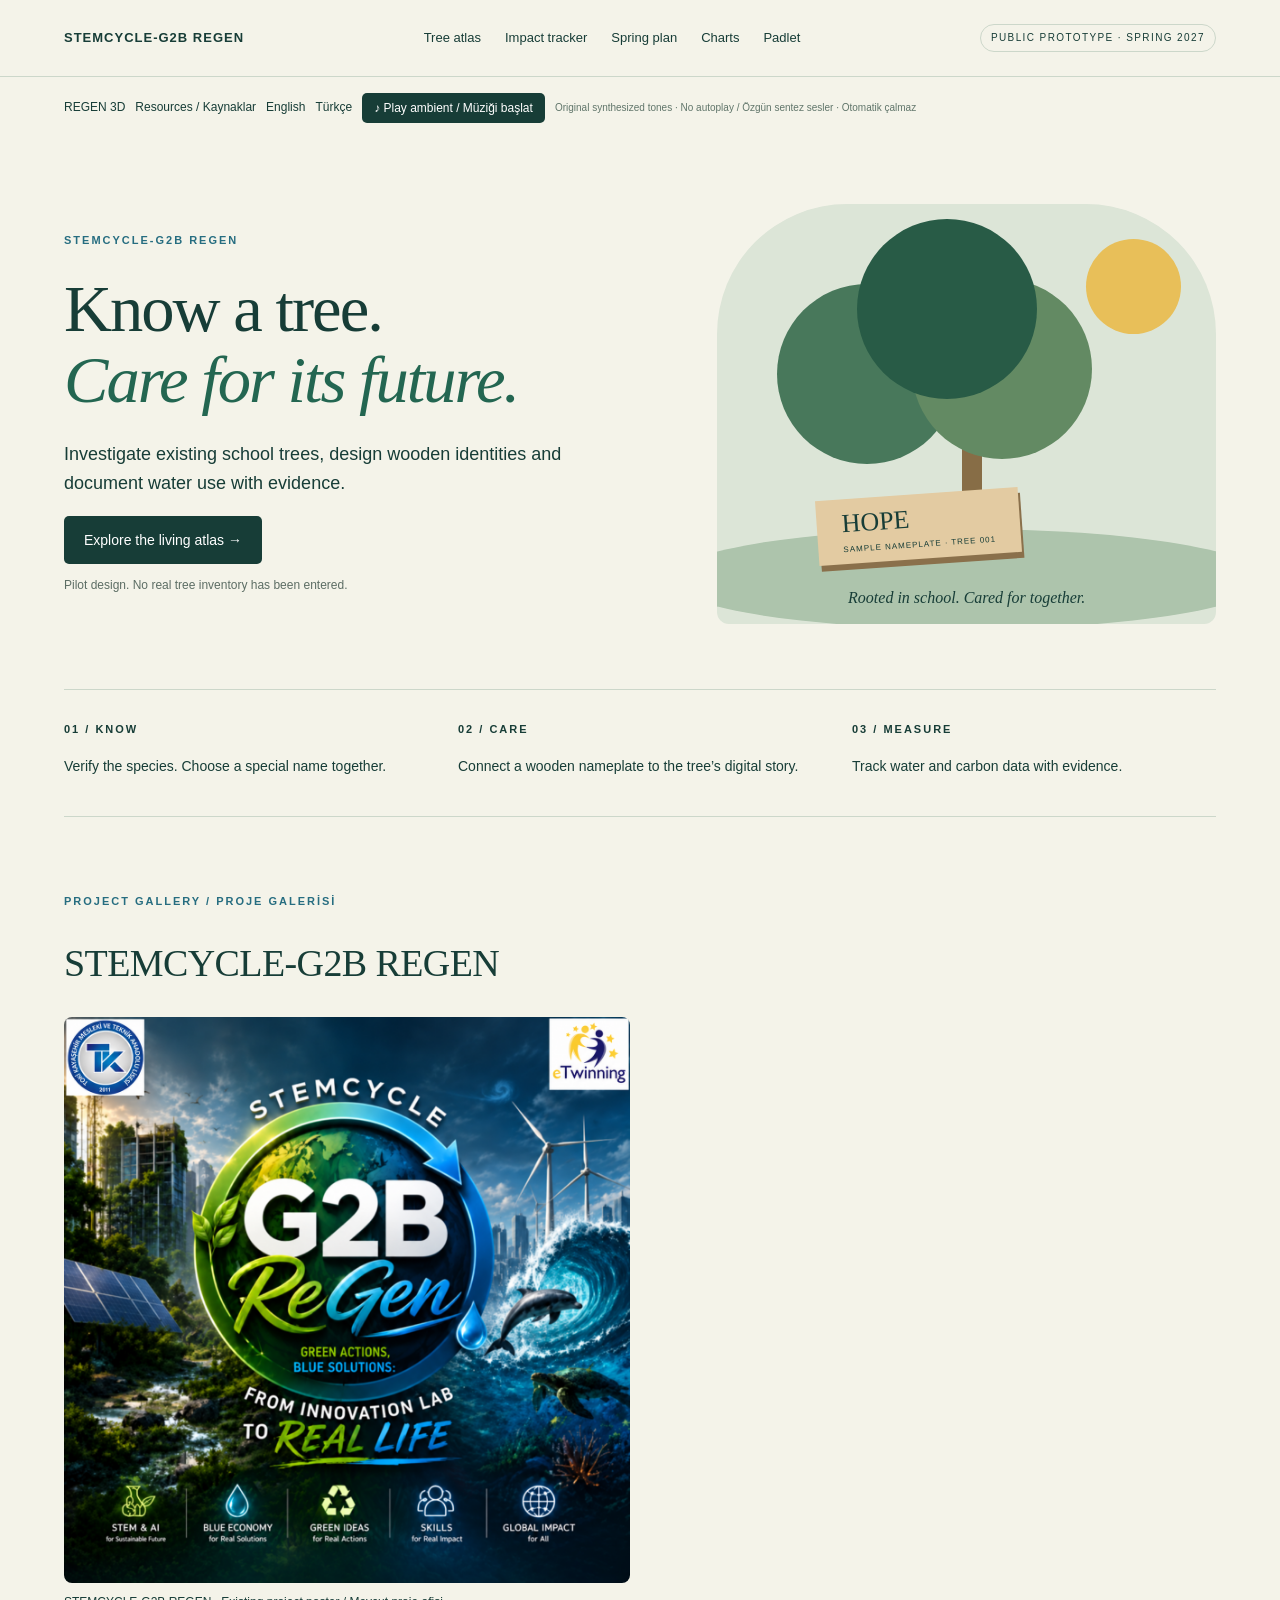
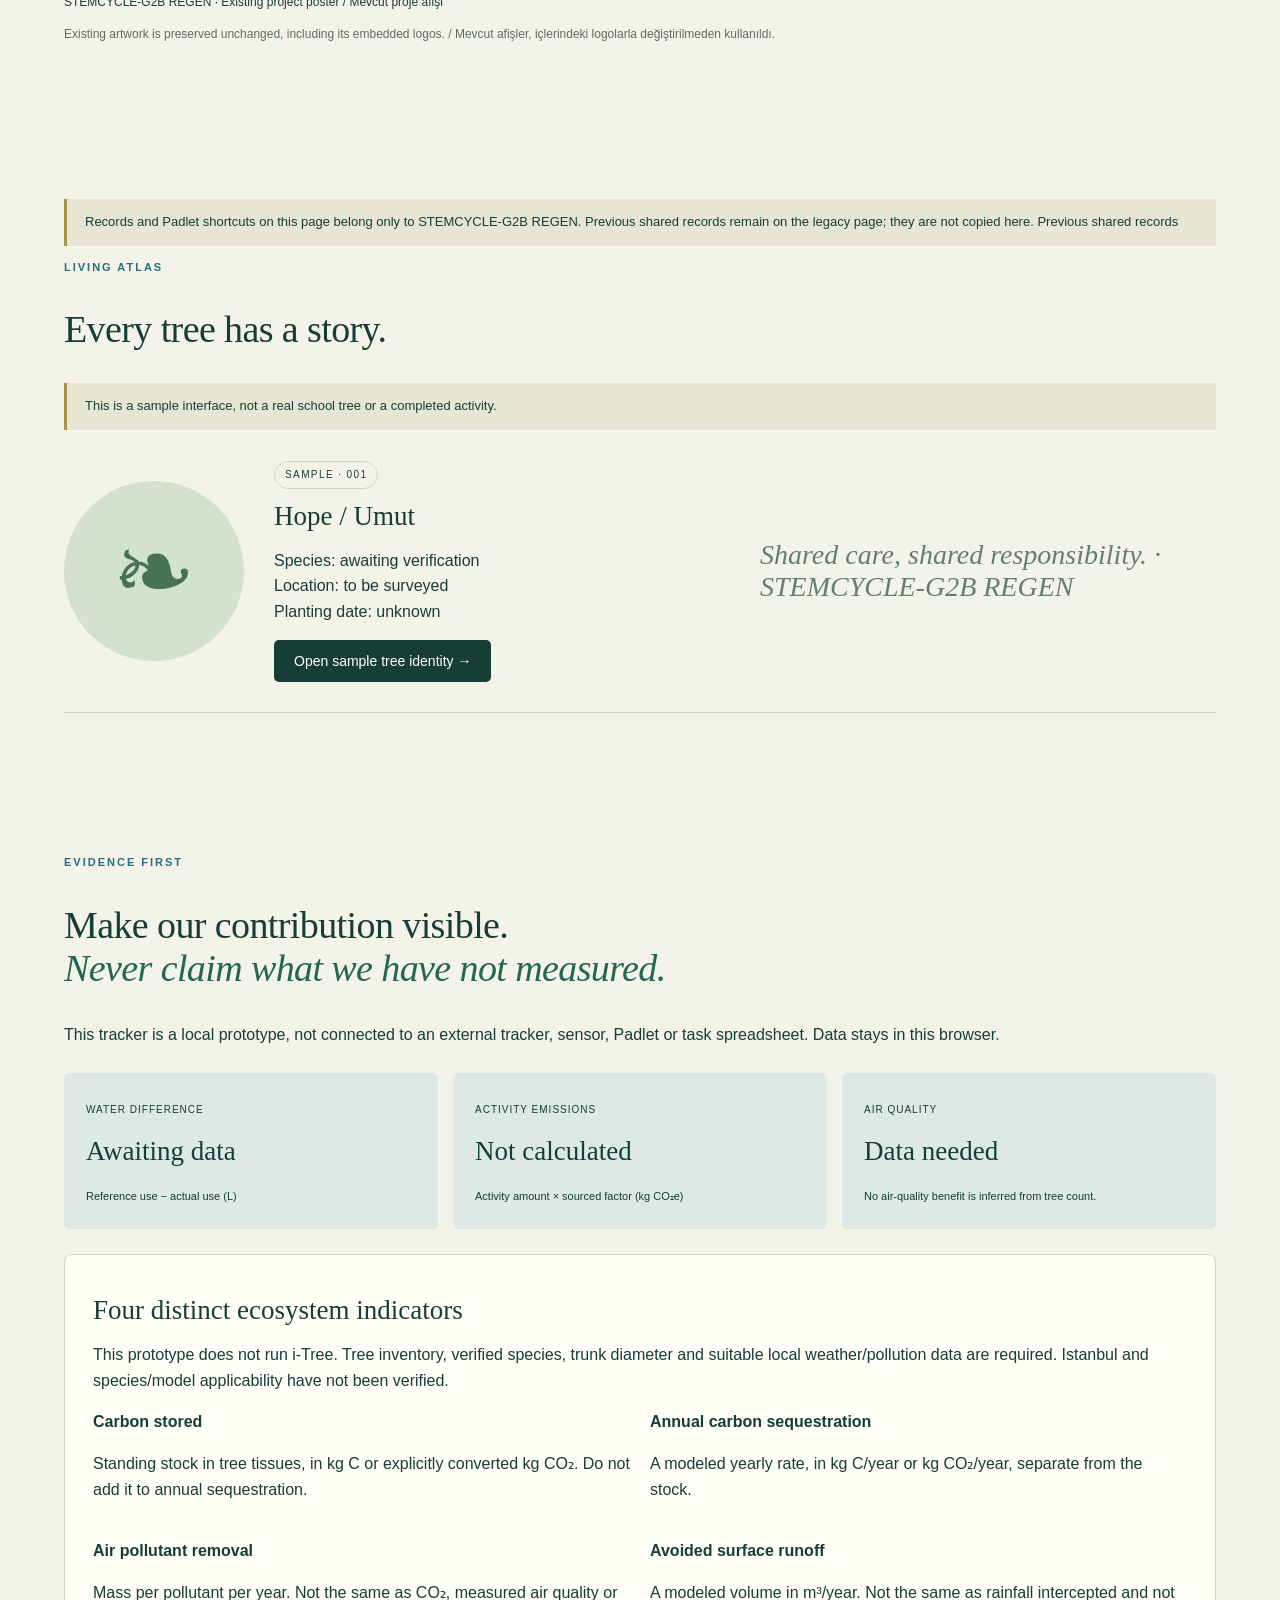
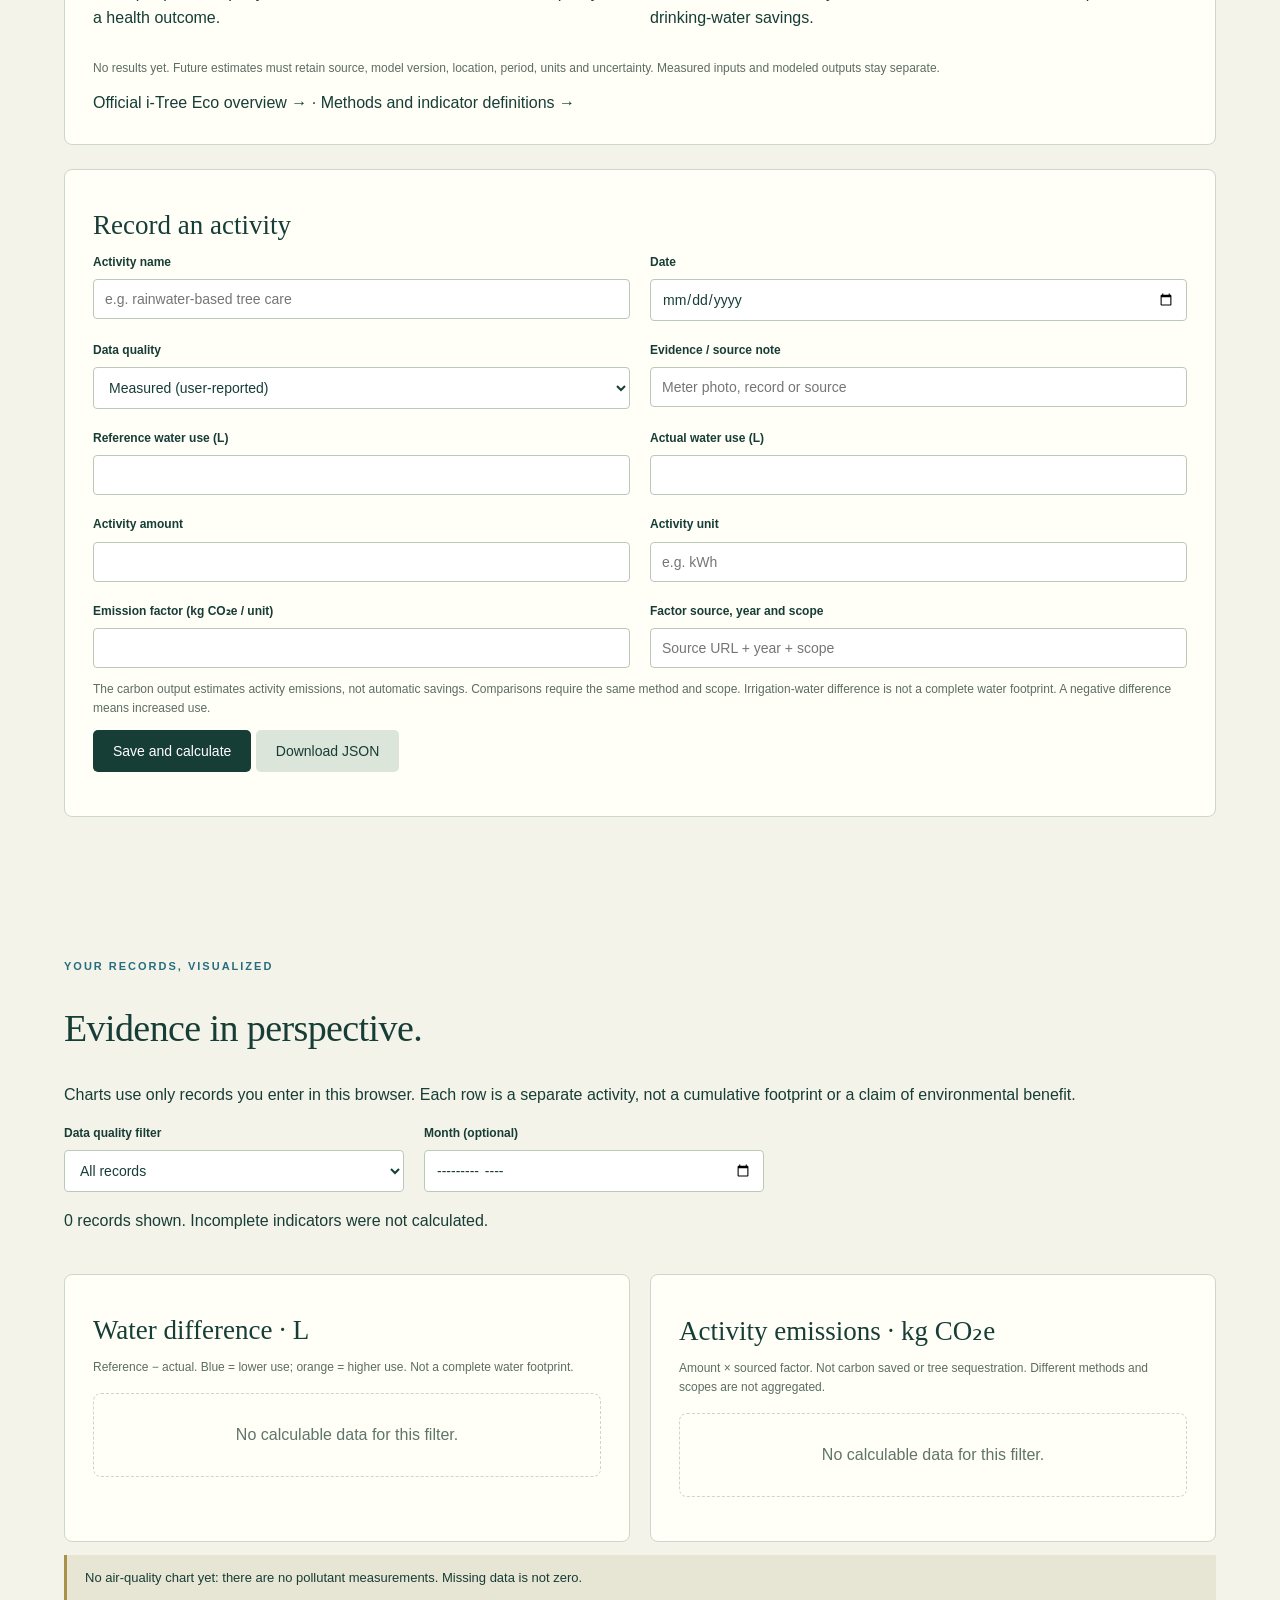
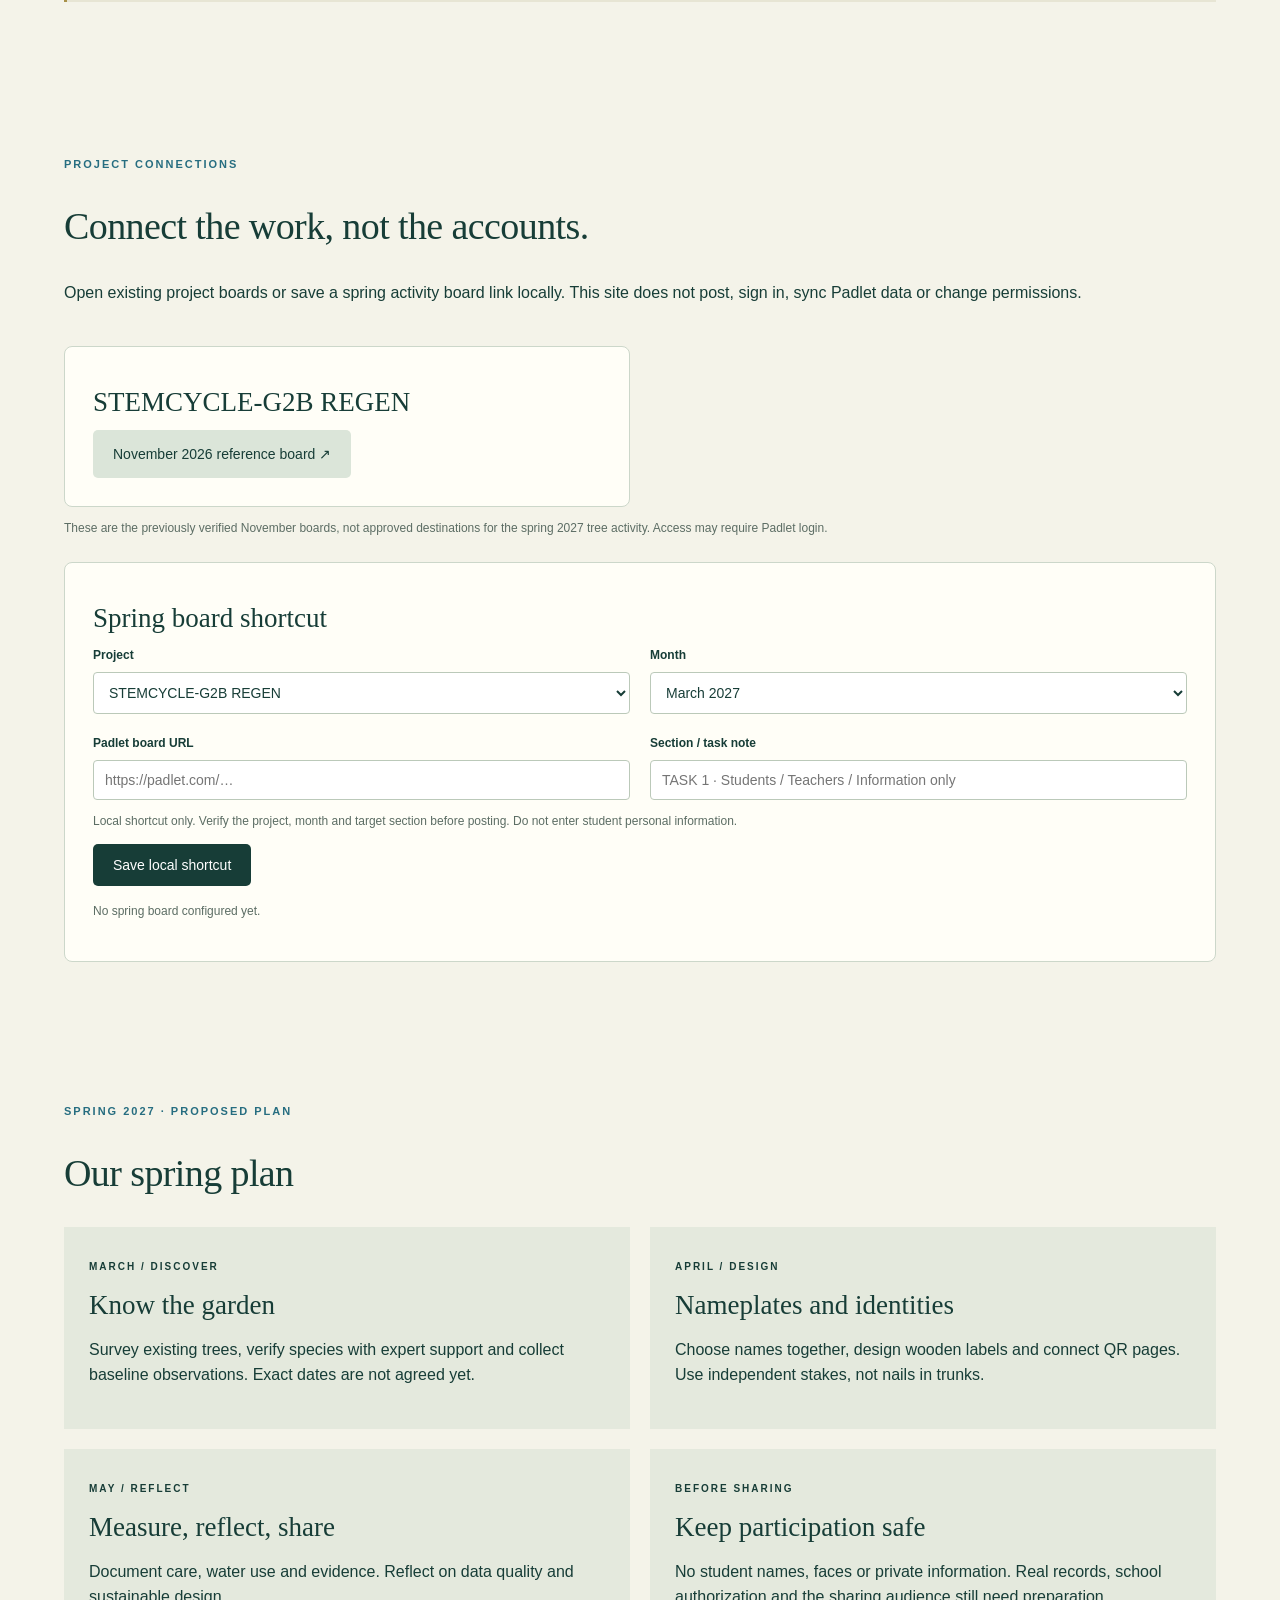
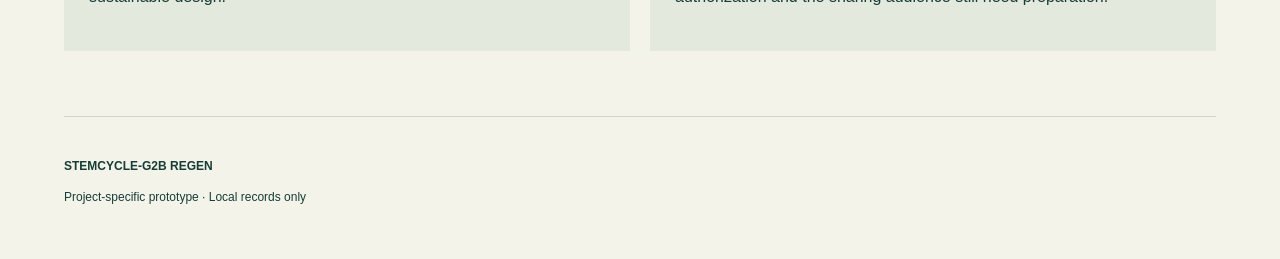
<file: overrides/tree-lab/regen.html>
<!DOCTYPE html>

<html data-project="regen" lang="en"><meta charset="utf-8"/><meta content="width=device-width,initial-scale=1" name="viewport"/><title>STEMCYCLE-G2B REGEN · School Tree Lab</title><link href="style.css" rel="stylesheet"/><body><header><a href="#">STEMCYCLE-G2B REGEN</a><nav><a href="#atlas">Tree atlas</a><a href="#tracker">Impact tracker</a><a href="#plan">Spring plan</a><a href="#insights">Charts</a><a href="#padlet">Padlet</a></nav><span class="tag">PUBLIC PROTOTYPE · SPRING 2027</span></header><div class="controls"><a href="../regen.html">REGEN 3D</a><a href="../resources.html">Resources / Kaynaklar</a><a href="regen.html" lang="en">English</a><a href="regen-tr.html" lang="en">Türkçe</a> <button aria-pressed="false" id="music">♪ Play ambient / Müziği başlat</button><small>Original synthesized tones · No autoplay / Özgün sentez sesler · Otomatik çalmaz</small></div><main><section class="hero"><div><p class="eyebrow">STEMCYCLE-G2B REGEN</p><h1>Know a tree.<br/><em>Care for its future.</em></h1><p class="lead">Investigate existing school trees, design wooden identities and document water use with evidence.</p><a class="button" href="#atlas">Explore the living atlas →</a><p class="small">Pilot design. No real tree inventory has been entered.</p></div><div aria-label="Decorative tree illustration" class="treeart"><div class="sun"></div><div class="crown c1"></div><div class="crown c2"></div><div class="crown c3"></div><div class="trunk"></div><div class="ground"></div><div class="plaque">HOPE<small>SAMPLE NAMEPLATE · TREE 001</small></div><div class="caption">Rooted in school. Cared for together.</div></div></section><section class="intro"><div><b>01 / KNOW</b><p>Verify the species. Choose a special name together.</p></div><div><b>02 / CARE</b><p>Connect a wooden nameplate to the tree’s digital story.</p></div><div><b>03 / MEASURE</b><p>Track water and carbon data with evidence.</p></div></section><section id="projects"><p class="eyebrow">PROJECT GALLERY / PROJE GALERİSİ</p><h2>STEMCYCLE-G2B REGEN</h2><div class="grid"><figure><img alt="STEMCYCLE G2B REGEN archived project poster with school and eTwinning logos" src="assets/stemcycle-poster.png"/><figcaption>STEMCYCLE-G2B REGEN · Existing project poster / Mevcut proje afişi</figcaption></figure></div><p class="small">Existing artwork is preserved unchanged, including its embedded logos. / Mevcut afişler, içlerindeki logolarla değiştirilmeden kullanıldı.</p></section><section id="atlas"><p class="notice">Records and Padlet shortcuts on this page belong only to STEMCYCLE-G2B REGEN. Previous shared records remain on the legacy page; they are not copied here.<a href="index.html"> Previous shared records</a></p><p class="eyebrow">LIVING ATLAS</p><h2>Every tree has a story.</h2><div class="notice">This is a sample interface, not a real school tree or a completed activity.</div><article class="treecard"><div class="leaf">❧</div><div><span class="tag">SAMPLE · 001</span><h3>Hope / Umut</h3><p>Species: awaiting verification<br/>Location: to be surveyed<br/>Planting date: unknown</p><button id="detail">Open sample tree identity →</button></div><div class="cardnote">Shared care, shared responsibility. · STEMCYCLE-G2B REGEN</div></article><div class="panel" hidden="" id="details"><h3>Sample digital tree identity</h3><p>Verified species, photos and care history will appear here. No real photo has been added. QR generation awaits real records and an agreed sharing audience.</p><label>Private care note (this browser only)<textarea id="journal" placeholder="Date, soil condition and care. Do not enter student names or private information."></textarea></label><button id="saveJournal">Save on this device</button><p id="journalStatus" role="status"></p></div></section><section id="tracker"><p class="eyebrow">EVIDENCE FIRST</p><h2>Make our contribution visible.<br/><em>Never claim what we have not measured.</em></h2><p>This tracker is a local prototype, not connected to an external tracker, sensor, Padlet or task spreadsheet. Data stays in this browser.</p><div class="metrics"><div><span>WATER DIFFERENCE</span><strong id="waterResult">Awaiting data</strong><small>Reference use − actual use (L)</small></div><div><span>ACTIVITY EMISSIONS</span><strong id="carbonResult">Not calculated</strong><small>Activity amount × sourced factor (kg CO₂e)</small></div><div><span>AIR QUALITY</span><strong>Data needed</strong><small>No air-quality benefit is inferred from tree count.</small></div></div><div class="panel"><h3>Four distinct ecosystem indicators</h3><p>This prototype does not run i-Tree. Tree inventory, verified species, trunk diameter and suitable local weather/pollution data are required. Istanbul and species/model applicability have not been verified.</p><div class="grid"><div><b>Carbon stored</b><p>Standing stock in tree tissues, in kg C or explicitly converted kg CO₂. Do not add it to annual sequestration.</p></div><div><b>Annual carbon sequestration</b><p>A modeled yearly rate, in kg C/year or kg CO₂/year, separate from the stock.</p></div><div><b>Air pollutant removal</b><p>Mass per pollutant per year. Not the same as CO₂, measured air quality or a health outcome.</p></div><div><b>Avoided surface runoff</b><p>A modeled volume in m³/year. Not the same as rainfall intercepted and not drinking-water savings.</p></div></div><p class="small">No results yet. Future estimates must retain source, model version, location, period, units and uncertainty. Measured inputs and modeled outputs stay separate.</p><a href="https://www.itreetools.org/tools/i-tree-eco/i-tree-eco-overview">Official i-Tree Eco overview →</a> · <a href="https://www.itreetools.org/faqs_home/faqs_methodsdata">Methods and indicator definitions →</a></div><form class="panel" id="trackerForm"><h3>Record an activity</h3><div class="grid"><label>Activity name<input id="activity" placeholder="e.g. rainwater-based tree care" required=""/></label><label>Date<input id="date" required="" type="date"/></label><label>Data quality<select id="quality"><option>Measured (user-reported)</option><option>Estimated</option></select></label><label>Evidence / source note<input id="source" placeholder="Meter photo, record or source" required=""/></label><label>Reference water use (L)<input id="baseline" min="0" step="any" type="number"/></label><label>Actual water use (L)<input id="actual" min="0" step="any" type="number"/></label><label>Activity amount<input id="quantity" min="0" step="any" type="number"/></label><label>Activity unit<input id="unit" placeholder="e.g. kWh"/></label><label>Emission factor (kg CO₂e / unit)<input id="factor" min="0" step="any" type="number"/></label><label>Factor source, year and scope<input id="factorSource" placeholder="Source URL + year + scope"/></label></div><p class="small">The carbon output estimates activity emissions, not automatic savings. Comparisons require the same method and scope. Irrigation-water difference is not a complete water footprint. A negative difference means increased use.</p><button type="submit">Save and calculate</button> <button class="secondary" id="export" type="button">Download JSON</button><p id="status" role="status"></p></form><div id="records"></div></section><section id="insights"><p class="eyebrow">YOUR RECORDS, VISUALIZED</p><h2>Evidence in perspective.</h2><p>Charts use only records you enter in this browser. Each row is a separate activity, not a cumulative footprint or a claim of environmental benefit.</p><div class="grid chart-controls"><label>Data quality filter<select id="chartFilter"><option value="all">All records</option><option value="measured">Measured, user-reported</option><option value="estimated">Estimated</option></select></label><label>Month (optional)<input id="chartMonth" type="month"/></label></div><p id="chartSummary" role="status"></p><div class="grid"><article class="panel"><h3>Water difference · L</h3><p class="small">Reference − actual. Blue = lower use; orange = higher use. Not a complete water footprint.</p><div id="waterChart"></div></article><article class="panel"><h3>Activity emissions · kg CO₂e</h3><p class="small">Amount × sourced factor. Not carbon saved or tree sequestration. Different methods and scopes are not aggregated.</p><div id="emissionChart"></div></article></div><p class="notice">No air-quality chart yet: there are no pollutant measurements. Missing data is not zero.</p></section>
<section id="padlet"><p class="eyebrow">PROJECT CONNECTIONS</p><h2>Connect the work, not the accounts.</h2><p>Open existing project boards or save a spring activity board link locally. This site does not post, sign in, sync Padlet data or change permissions.</p><div class="grid"><article class="panel"><h3>STEMCYCLE-G2B REGEN</h3><a class="button secondary" href="https://padlet.com/thegreenactstobluefuture/6-november-2026-project-launch-regen-workline-activities-s023f3xuawakad6clmmc" rel="noopener noreferrer" target="_blank">November 2026 reference board ↗</a></article></div><p class="small">These are the previously verified November boards, not approved destinations for the spring 2027 tree activity. Access may require Padlet login.</p><form class="panel" id="padletForm"><h3>Spring board shortcut</h3><div class="grid"><label>Project<select id="padletProject"><option>STEMCYCLE-G2B REGEN</option></select></label><label>Month<select id="padletMonth"><option value="2027-03">March 2027</option><option value="2027-04">April 2027</option><option value="2027-05">May 2027</option></select></label><label>Padlet board URL<input id="padletUrl" placeholder="https://padlet.com/…" required="" type="url"/></label><label>Section / task note<input id="padletNote" maxlength="120" placeholder="TASK 1 · Students / Teachers / Information only"/></label></div><p class="small">Local shortcut only. Verify the project, month and target section before posting. Do not enter student personal information.</p><button>Save local shortcut</button><p id="padletStatus" role="status"></p><div id="padletLinks"></div></form></section><section id="plan"><p class="eyebrow">SPRING 2027 · PROPOSED PLAN</p><h2>Our spring plan</h2><div class="grid plan"><article><b>MARCH / DISCOVER</b><h3>Know the garden</h3><p>Survey existing trees, verify species with expert support and collect baseline observations. Exact dates are not agreed yet.</p></article><article><b>APRIL / DESIGN</b><h3>Nameplates and identities</h3><p>Choose names together, design wooden labels and connect QR pages. Use independent stakes, not nails in trunks.</p></article><article><b>MAY / REFLECT</b><h3>Measure, reflect, share</h3><p>Document care, water use and evidence. Reflect on data quality and sustainable design.</p></article><article><b>BEFORE SHARING</b><h3>Keep participation safe</h3><p>No student names, faces or private information. Real records, school authorization and the sharing audience still need preparation.</p></article></div></section><footer><b>STEMCYCLE-G2B REGEN</b><p>Project-specific prototype · Local records only</p></footer></main><script src="app.js"></script><script src="music.js"></script><script src="insights.js"></script></body></html>
</file>
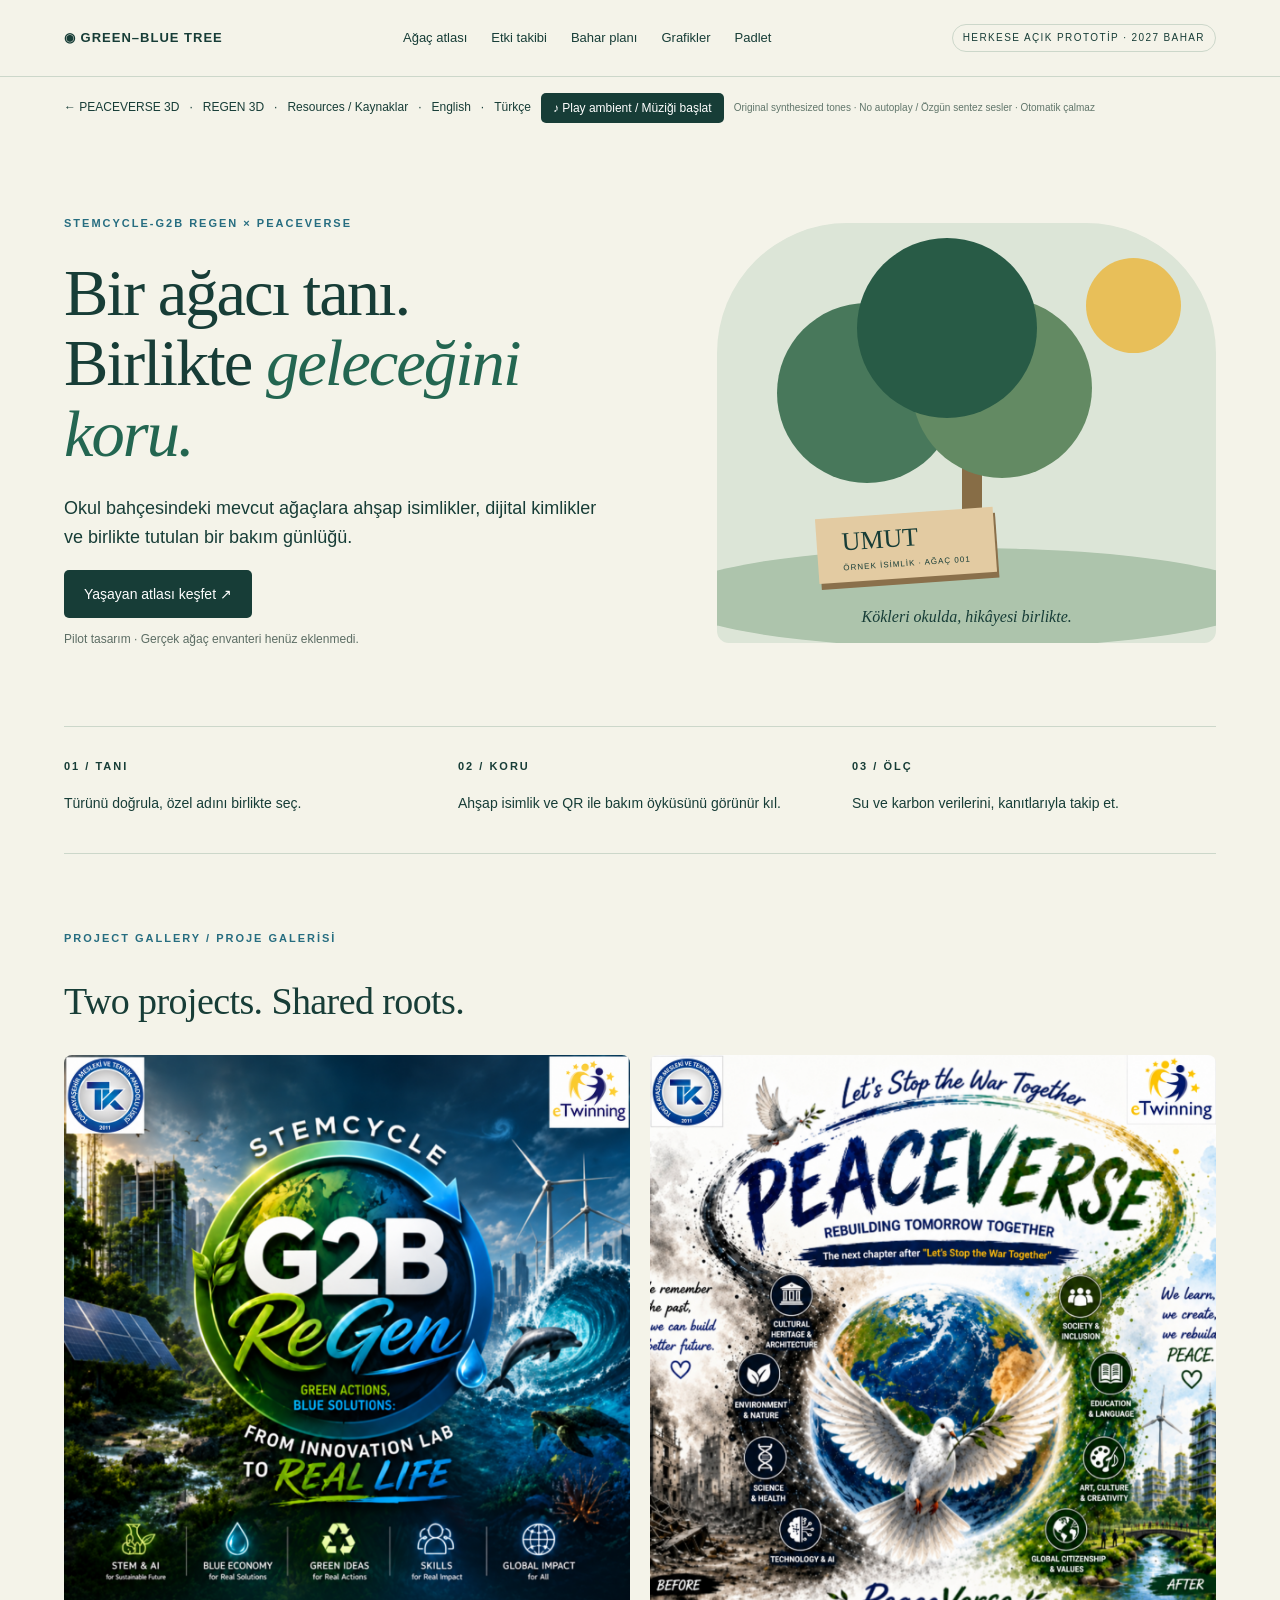
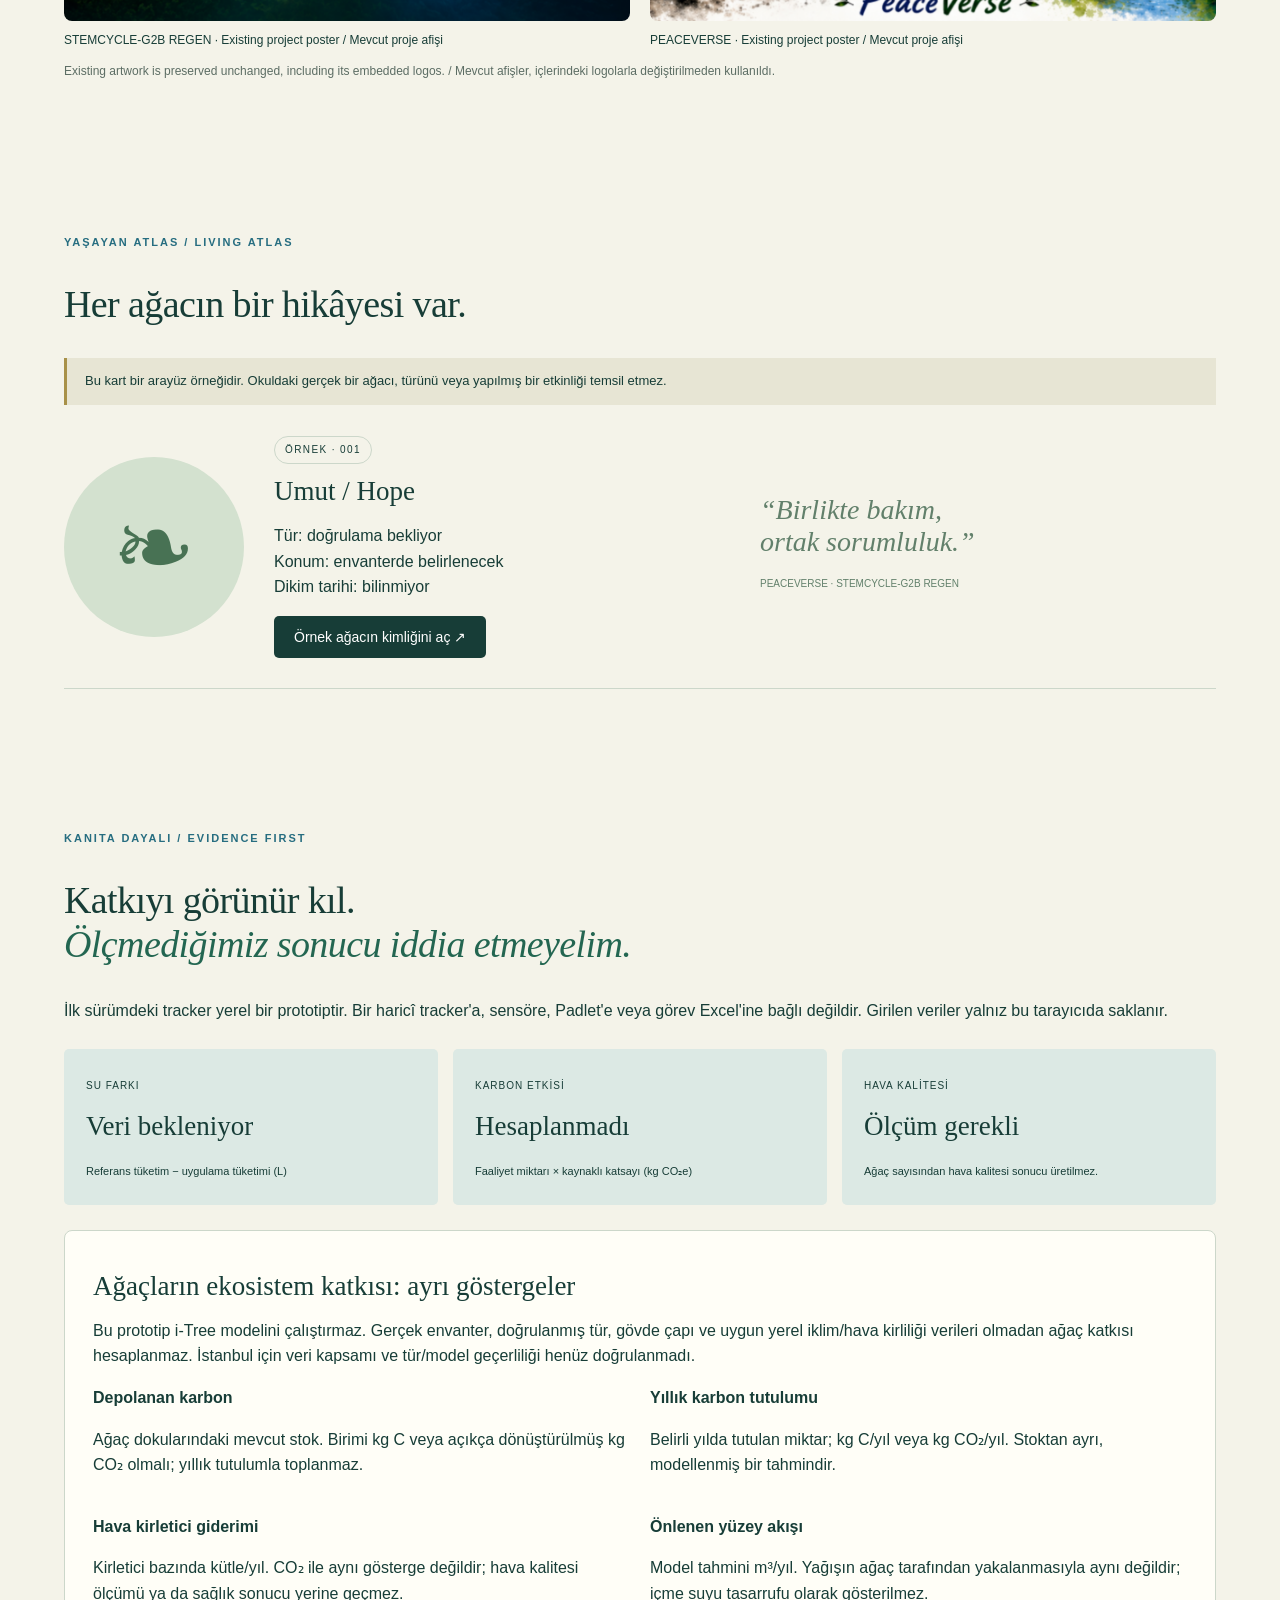
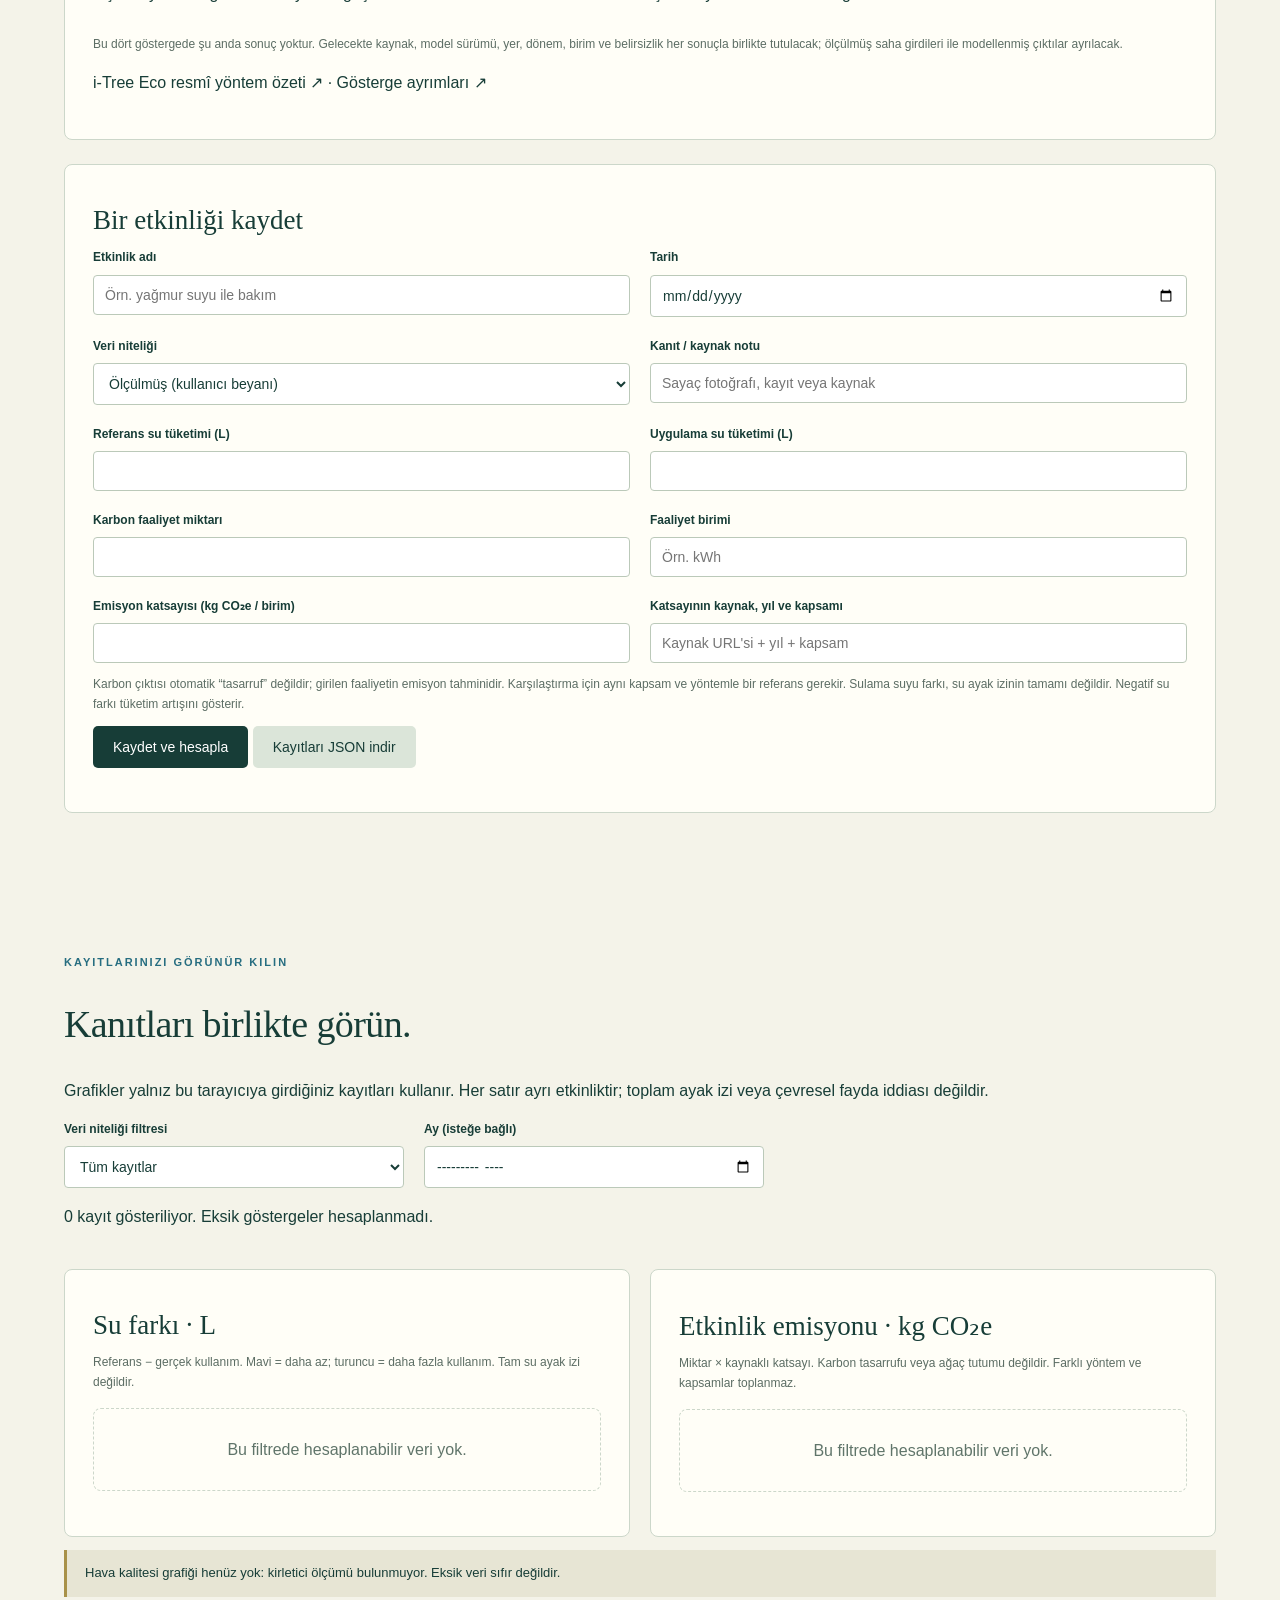
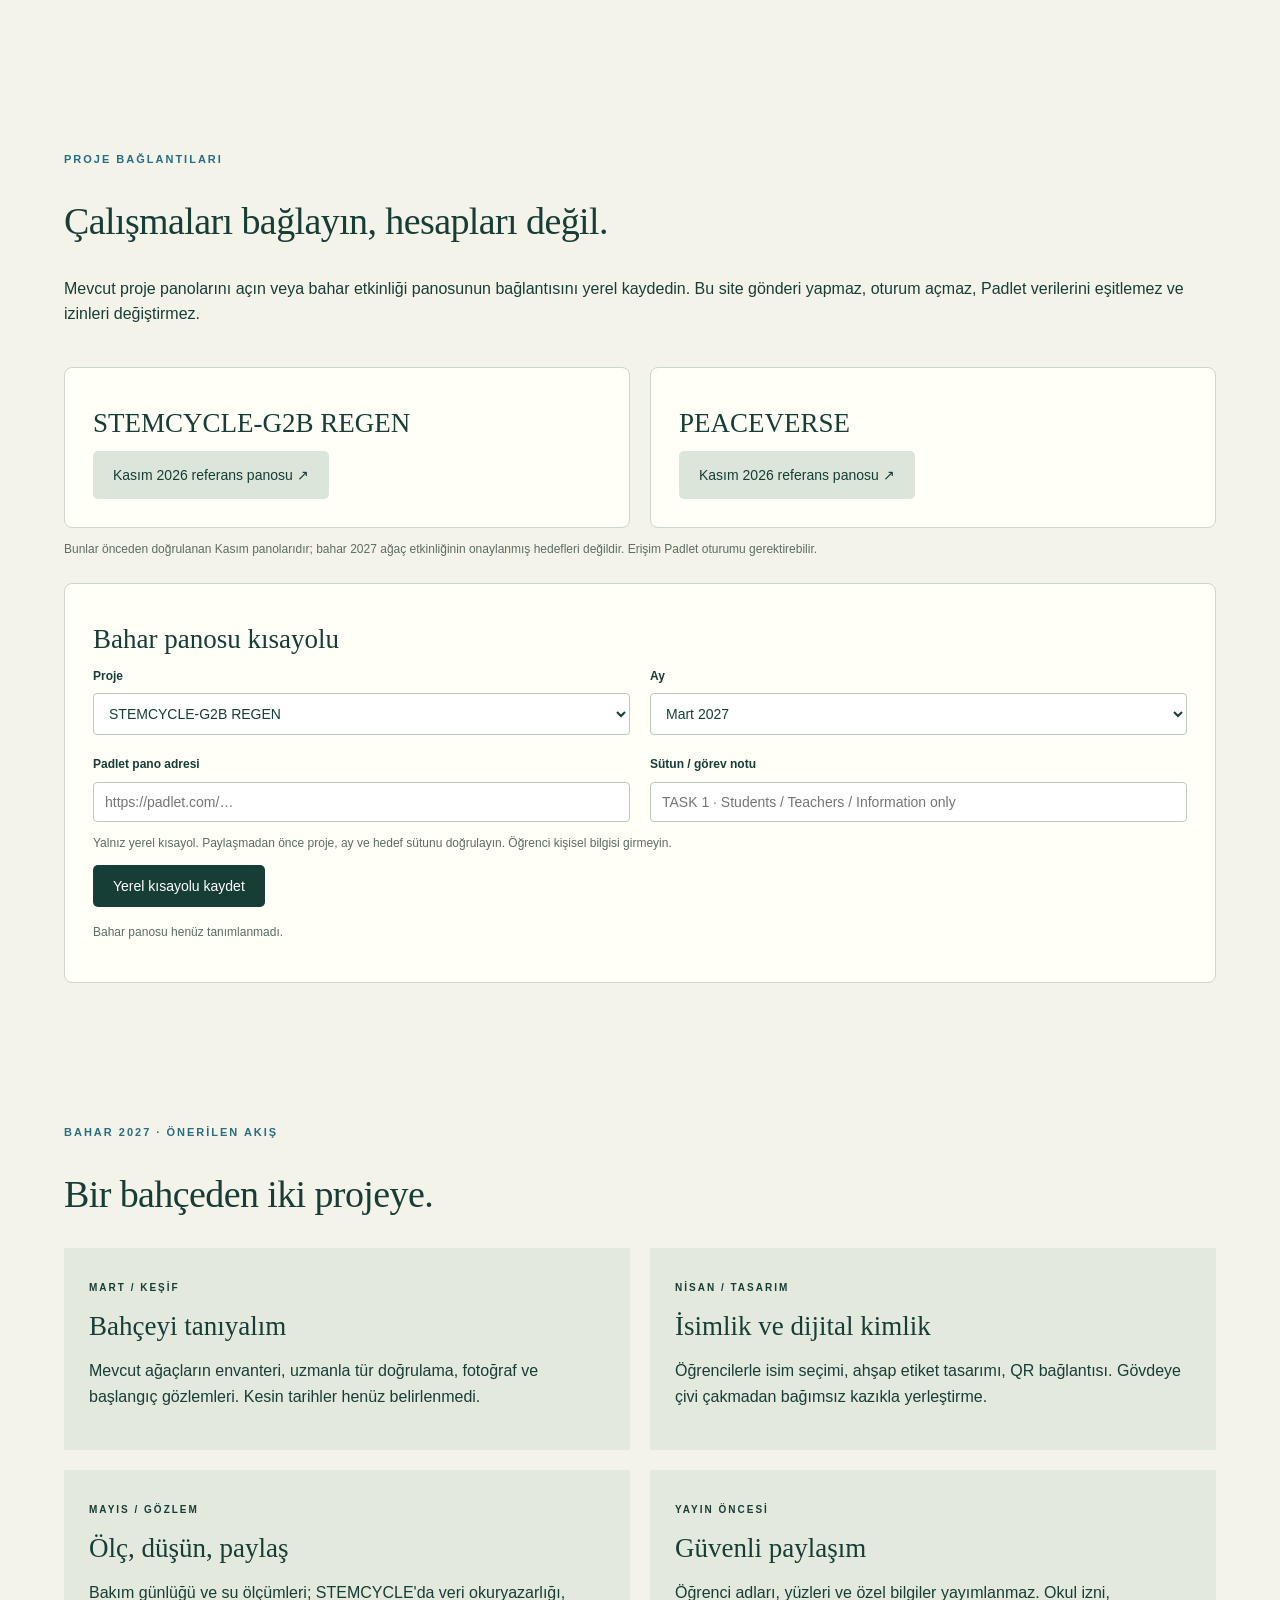
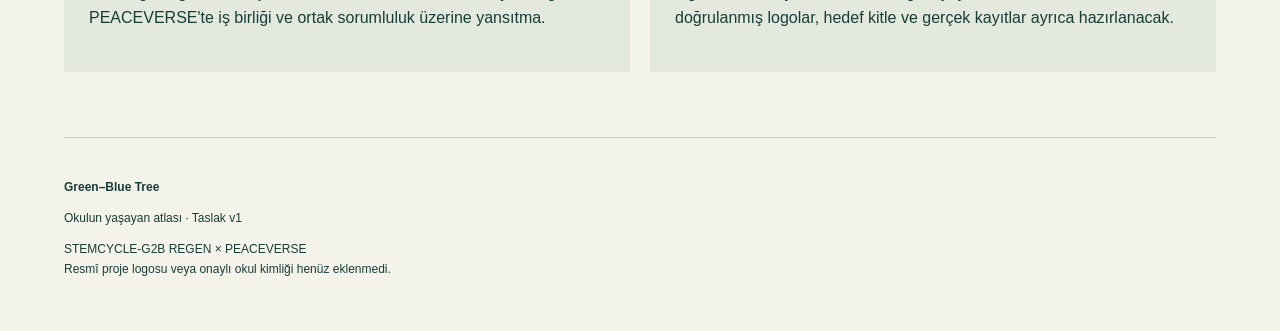
<file: overrides/tree-lab/tr.html>
<!doctype html><html lang="tr"><meta charset="utf-8"><meta name="viewport" content="width=device-width,initial-scale=1"><title>Green–Blue Tree · Yaşayan Atlas</title><link rel="stylesheet" href="style.css"><body><header><a href="#">◉ GREEN–BLUE TREE</a><nav><a href="#atlas">Ağaç atlası</a><a href="#tracker">Etki takibi</a><a href="#plan">Bahar planı</a><a href="#insights">Grafikler</a><a href="#padlet">Padlet</a></nav><span class="tag">HERKESE AÇIK PROTOTİP · 2027 BAHAR</span></header><div class="controls"><a href="../experience.html">← PEACEVERSE 3D</a> · <a href="../regen.html">REGEN 3D</a> · <a href="../resources.html">Resources / Kaynaklar</a> · <a href="index.html" lang="en">English</a> · <a href="tr.html" lang="tr">Türkçe</a> <button id="music" aria-pressed="false">♪ Play ambient / Müziği başlat</button><small>Original synthesized tones · No autoplay / Özgün sentez sesler · Otomatik çalmaz</small></div><main><section class="hero"><div><p class="eyebrow">STEMCYCLE-G2B REGEN × PEACEVERSE</p><h1>Bir ağacı tanı.<br>Birlikte <em>geleceğini koru.</em></h1><p class="lead">Okul bahçesindeki mevcut ağaçlara ahşap isimlikler, dijital kimlikler ve birlikte tutulan bir bakım günlüğü.</p><a class="button" href="#atlas">Yaşayan atlası keşfet ↗</a><p class="small">Pilot tasarım · Gerçek ağaç envanteri henüz eklenmedi.</p></div><div class="treeart" aria-label="Dekoratif ağaç çizimi"><div class="sun"></div><div class="crown c1"></div><div class="crown c2"></div><div class="crown c3"></div><div class="trunk"></div><div class="ground"></div><div class="plaque">UMUT <small>ÖRNEK İSİMLİK · AĞAÇ 001</small></div><div class="caption">Kökleri okulda, hikâyesi birlikte.</div></div></section><section class="intro"><div><b>01 / TANI</b><p>Türünü doğrula, özel adını birlikte seç.</p></div><div><b>02 / KORU</b><p>Ahşap isimlik ve QR ile bakım öyküsünü görünür kıl.</p></div><div><b>03 / ÖLÇ</b><p>Su ve karbon verilerini, kanıtlarıyla takip et.</p></div></section><section id="projects"><p class="eyebrow">PROJECT GALLERY / PROJE GALERİSİ</p><h2>Two projects. Shared roots.</h2><div class="grid"><figure><img src="assets/stemcycle-poster.png" alt="STEMCYCLE G2B REGEN archived project poster with school and eTwinning logos"><figcaption>STEMCYCLE-G2B REGEN · Existing project poster / Mevcut proje afişi</figcaption></figure><figure><img src="assets/peaceverse-poster.png" alt="PEACEVERSE archived project poster with school and eTwinning logos"><figcaption>PEACEVERSE · Existing project poster / Mevcut proje afişi</figcaption></figure></div><p class="small">Existing artwork is preserved unchanged, including its embedded logos. / Mevcut afişler, içlerindeki logolarla değiştirilmeden kullanıldı.</p></section><section id="atlas"><p class="eyebrow">YAŞAYAN ATLAS / LIVING ATLAS</p><h2>Her ağacın bir hikâyesi var.</h2><div class="notice">Bu kart bir arayüz örneğidir. Okuldaki gerçek bir ağacı, türünü veya yapılmış bir etkinliği temsil etmez.</div><article class="treecard"><div class="leaf">❧</div><div><span class="tag">ÖRNEK · 001</span><h3>Umut / Hope</h3><p>Tür: doğrulama bekliyor<br>Konum: envanterde belirlenecek<br>Dikim tarihi: bilinmiyor</p><button id="detail">Örnek ağacın kimliğini aç ↗</button></div><div class="cardnote">“Birlikte bakım,<br>ortak sorumluluk.”<p>PEACEVERSE · STEMCYCLE-G2B REGEN</p></div></article><div id="details" hidden class="panel"><h3>Örnek dijital ağaç kimliği</h3><p>Fotoğraf, doğrulanmış tür, ahşap isimlik ve bakım günlüğü burada yer alacak. Gerçek fotoğraf yüklenmedi. QR üretimi, gerçek ağaç kaydı ve paylaşım erişimi netleştikten sonra eklenecek.</p><label>Özel bakım notu (bu cihazda)<textarea id="journal" placeholder="Örn. gözlem tarihi, toprağın durumu, yapılan bakım. Öğrenci adı veya özel bilgi yazmayın."></textarea></label><button id="saveJournal">Notu bu cihazda sakla</button><p id="journalStatus" role="status"></p></div></section><section id="tracker"><p class="eyebrow">KANITA DAYALI / EVIDENCE FIRST</p><h2>Katkıyı görünür kıl.<br><em>Ölçmediğimiz sonucu iddia etmeyelim.</em></h2><p>İlk sürümdeki tracker yerel bir prototiptir. Bir haricî tracker'a, sensöre, Padlet'e veya görev Excel'ine bağlı değildir. Girilen veriler yalnız bu tarayıcıda saklanır.</p><div class="metrics"><div><span>SU FARKI</span><strong id="waterResult">Veri bekleniyor</strong><small>Referans tüketim − uygulama tüketimi (L)</small></div><div><span>KARBON ETKİSİ</span><strong id="carbonResult">Hesaplanmadı</strong><small>Faaliyet miktarı × kaynaklı katsayı (kg CO₂e)</small></div><div><span>HAVA KALİTESİ</span><strong>Ölçüm gerekli</strong><small>Ağaç sayısından hava kalitesi sonucu üretilmez.</small></div></div><div class="panel"><h3>Ağaçların ekosistem katkısı: ayrı göstergeler</h3><p>Bu prototip i-Tree modelini çalıştırmaz. Gerçek envanter, doğrulanmış tür, gövde çapı ve uygun yerel iklim/hava kirliliği verileri olmadan ağaç katkısı hesaplanmaz. İstanbul için veri kapsamı ve tür/model geçerliliği henüz doğrulanmadı.</p><div class="grid"><div><b>Depolanan karbon</b><p>Ağaç dokularındaki mevcut stok. Birimi kg C veya açıkça dönüştürülmüş kg CO₂ olmalı; yıllık tutulumla toplanmaz.</p></div><div><b>Yıllık karbon tutulumu</b><p>Belirli yılda tutulan miktar; kg C/yıl veya kg CO₂/yıl. Stoktan ayrı, modellenmiş bir tahmindir.</p></div><div><b>Hava kirletici giderimi</b><p>Kirletici bazında kütle/yıl. CO₂ ile aynı gösterge değildir; hava kalitesi ölçümü ya da sağlık sonucu yerine geçmez.</p></div><div><b>Önlenen yüzey akışı</b><p>Model tahmini m³/yıl. Yağışın ağaç tarafından yakalanmasıyla aynı değildir; içme suyu tasarrufu olarak gösterilmez.</p></div></div><p class="small">Bu dört göstergede şu anda sonuç yoktur. Gelecekte kaynak, model sürümü, yer, dönem, birim ve belirsizlik her sonuçla birlikte tutulacak; ölçülmüş saha girdileri ile modellenmiş çıktılar ayrılacak.</p><p><a href="https://www.itreetools.org/tools/i-tree-eco/i-tree-eco-overview" target="_blank" rel="noopener">i-Tree Eco resmî yöntem özeti ↗</a> · <a href="https://www.itreetools.org/faqs_home/faqs_methodsdata" target="_blank" rel="noopener">Gösterge ayrımları ↗</a></p></div><form id="trackerForm" class="panel"><h3>Bir etkinliği kaydet</h3><div class="grid"><label>Etkinlik adı<input id="activity" required placeholder="Örn. yağmur suyu ile bakım"></label><label>Tarih<input id="date" type="date" required></label><label>Veri niteliği<select id="quality"><option>Ölçülmüş (kullanıcı beyanı)</option><option>Tahmini</option></select></label><label>Kanıt / kaynak notu<input id="source" required placeholder="Sayaç fotoğrafı, kayıt veya kaynak"></label><label>Referans su tüketimi (L)<input id="baseline" type="number" min="0" step="any"></label><label>Uygulama su tüketimi (L)<input id="actual" type="number" min="0" step="any"></label><label>Karbon faaliyet miktarı<input id="quantity" type="number" min="0" step="any"></label><label>Faaliyet birimi<input id="unit" placeholder="Örn. kWh"></label><label>Emisyon katsayısı (kg CO₂e / birim)<input id="factor" type="number" min="0" step="any"></label><label>Katsayının kaynak, yıl ve kapsamı<input id="factorSource" placeholder="Kaynak URL'si + yıl + kapsam"></label></div><p class="small">Karbon çıktısı otomatik “tasarruf” değildir; girilen faaliyetin emisyon tahminidir. Karşılaştırma için aynı kapsam ve yöntemle bir referans gerekir. Sulama suyu farkı, su ayak izinin tamamı değildir. Negatif su farkı tüketim artışını gösterir.</p><button type="submit">Kaydet ve hesapla</button> <button type="button" id="export" class="secondary">Kayıtları JSON indir</button><p role="status" id="status"></p></form><div id="records"></div></section><section id="insights"><p class="eyebrow">KAYITLARINIZI GÖRÜNÜR KILIN</p><h2>Kanıtları birlikte görün.</h2><p>Grafikler yalnız bu tarayıcıya girdiğiniz kayıtları kullanır. Her satır ayrı etkinliktir; toplam ayak izi veya çevresel fayda iddiası değildir.</p><div class="grid chart-controls"><label>Veri niteliği filtresi<select id="chartFilter"><option value="all">Tüm kayıtlar</option><option value="measured">Ölçülen, kullanıcı beyanı</option><option value="estimated">Tahmini</option></select></label><label>Ay (isteğe bağlı)<input type="month" id="chartMonth"></label></div><p id="chartSummary" role="status"></p><div class="grid"><article class="panel"><h3>Su farkı · L</h3><p class="small">Referans − gerçek kullanım. Mavi = daha az; turuncu = daha fazla kullanım. Tam su ayak izi değildir.</p><div id="waterChart"></div></article><article class="panel"><h3>Etkinlik emisyonu · kg CO₂e</h3><p class="small">Miktar × kaynaklı katsayı. Karbon tasarrufu veya ağaç tutumu değildir. Farklı yöntem ve kapsamlar toplanmaz.</p><div id="emissionChart"></div></article></div><p class="notice">Hava kalitesi grafiği henüz yok: kirletici ölçümü bulunmuyor. Eksik veri sıfır değildir.</p></section>
<section id="padlet"><p class="eyebrow">PROJE BAĞLANTILARI</p><h2>Çalışmaları bağlayın, hesapları değil.</h2><p>Mevcut proje panolarını açın veya bahar etkinliği panosunun bağlantısını yerel kaydedin. Bu site gönderi yapmaz, oturum açmaz, Padlet verilerini eşitlemez ve izinleri değiştirmez.</p><div class="grid"><article class="panel"><h3>STEMCYCLE-G2B REGEN</h3><a class="button secondary" target="_blank" rel="noopener noreferrer" href="https://padlet.com/thegreenactstobluefuture/6-november-2026-project-launch-regen-workline-activities-s023f3xuawakad6clmmc">Kasım 2026 referans panosu ↗</a></article><article class="panel"><h3>PEACEVERSE</h3><a class="button secondary" target="_blank" rel="noopener noreferrer" href="https://padlet.com/therebuildingthetreeoflife/6-november-2026-collaborative-heritage-peace-story-peacevers-s023hr5e2kznayinfy9b">Kasım 2026 referans panosu ↗</a></article></div><p class="small">Bunlar önceden doğrulanan Kasım panolarıdır; bahar 2027 ağaç etkinliğinin onaylanmış hedefleri değildir. Erişim Padlet oturumu gerektirebilir.</p><form id="padletForm" class="panel"><h3>Bahar panosu kısayolu</h3><div class="grid"><label>Proje<select id="padletProject"><option>STEMCYCLE-G2B REGEN</option><option>PEACEVERSE</option></select></label><label>Ay<select id="padletMonth"><option value="2027-03">Mart 2027</option><option value="2027-04">Nisan 2027</option><option value="2027-05">Mayıs 2027</option></select></label><label>Padlet pano adresi<input id="padletUrl" type="url" required placeholder="https://padlet.com/…"></label><label>Sütun / görev notu<input id="padletNote" maxlength="120" placeholder="TASK 1 · Students / Teachers / Information only"></label></div><p class="small">Yalnız yerel kısayol. Paylaşmadan önce proje, ay ve hedef sütunu doğrulayın. Öğrenci kişisel bilgisi girmeyin.</p><button>Yerel kısayolu kaydet</button><p id="padletStatus" role="status"></p><div id="padletLinks"></div></form></section><section id="plan"><p class="eyebrow">BAHAR 2027 · ÖNERİLEN AKIŞ</p><h2>Bir bahçeden iki projeye.</h2><div class="grid plan"><article><b>MART / KEŞİF</b><h3>Bahçeyi tanıyalım</h3><p>Mevcut ağaçların envanteri, uzmanla tür doğrulama, fotoğraf ve başlangıç gözlemleri. Kesin tarihler henüz belirlenmedi.</p></article><article><b>NİSAN / TASARIM</b><h3>İsimlik ve dijital kimlik</h3><p>Öğrencilerle isim seçimi, ahşap etiket tasarımı, QR bağlantısı. Gövdeye çivi çakmadan bağımsız kazıkla yerleştirme.</p></article><article><b>MAYIS / GÖZLEM</b><h3>Ölç, düşün, paylaş</h3><p>Bakım günlüğü ve su ölçümleri; STEMCYCLE'da veri okuryazarlığı, PEACEVERSE'te iş birliği ve ortak sorumluluk üzerine yansıtma.</p></article><article><b>YAYIN ÖNCESİ</b><h3>Güvenli paylaşım</h3><p>Öğrenci adları, yüzleri ve özel bilgiler yayımlanmaz. Okul izni, doğrulanmış logolar, hedef kitle ve gerçek kayıtlar ayrıca hazırlanacak.</p></article></div></section><footer><b>Green–Blue Tree</b><p>Okulun yaşayan atlası · Taslak v1</p><p>STEMCYCLE-G2B REGEN × PEACEVERSE<br>Resmî proje logosu veya onaylı okul kimliği henüz eklenmedi.</p></footer></main><script src="app.js"></script><script src="music.js"></script><script src="insights.js"></script></body></html>
</file>
<file: overrides/tree-lab/style.css>
:root{--ink:#173d37;--green:#236651;--blue:#266d80;--paper:#f4f3e9;--line:#ccd7ca}*{box-sizing:border-box}html{scroll-behavior:smooth}body{margin:0;background:var(--paper);color:var(--ink);font-family:Arial,sans-serif;line-height:1.6}header{display:flex;align-items:center;justify-content:space-between;gap:20px;padding:24px 5%;border-bottom:1px solid var(--line);font-size:13px}a{color:inherit;text-decoration:none}header>a{font-weight:bold;letter-spacing:1px}nav{display:flex;gap:24px}.tag{display:inline-block;font-size:10px;letter-spacing:1.4px;border:1px solid var(--line);padding:5px 10px;border-radius:30px}main{max-width:1280px;margin:auto;padding:0 5%}.hero{display:grid;grid-template-columns:1.2fr 1fr;gap:55px;padding:65px 0;align-items:center}.eyebrow{font-size:11px;font-weight:bold;letter-spacing:2px;color:var(--blue)}h1{font:normal clamp(42px,5.2vw,72px)/1.06 Georgia,serif;letter-spacing:-2px;margin:25px 0}em{font-weight:normal;color:var(--green)}.lead{max-width:540px;font-size:18px}.small{font-size:12px;color:#5c6d64}.button,button{display:inline-block;background:var(--ink);color:white;border:0;border-radius:5px;padding:13px 20px;cursor:pointer;font-size:14px}.secondary{background:#dbe5d9;color:var(--ink)}button:focus-visible,a:focus-visible{outline:3px solid #d99a37;outline-offset:3px}.treeart{height:420px;background:#dce5d7;position:relative;border-radius:130px 130px 12px 12px;overflow:hidden}.sun{position:absolute;background:#e8bf59;border-radius:50%;width:95px;height:95px;right:35px;top:35px}.trunk{background:#876d46;width:20px;height:200px;position:absolute;left:49%;top:150px}.crown{position:absolute;border-radius:50%;background:#48785b;width:180px;height:180px;z-index:1}.c1{left:12%;top:80px}.c2{left:39%;top:75px;background:#638a63}.c3{left:28%;top:15px;background:#285b46}.ground{position:absolute;top:325px;left:-10%;width:120%;height:100px;background:#adc4ac;border-radius:50%}.plaque{position:absolute;z-index:2;bottom:65px;left:20%;background:#e3cba2;padding:10px 25px;transform:rotate(-4deg);font:26px Georgia;box-shadow:2px 6px 0 #8a704b}.plaque small{display:block;font:8px Arial;letter-spacing:1px;margin-top:6px}.caption{position:absolute;bottom:17px;left:0;right:0;text-align:center;font:italic 16px Georgia}.intro{display:grid;grid-template-columns:repeat(3,1fr);border-top:1px solid var(--line);border-bottom:1px solid var(--line);gap:30px;padding:25px 0}.intro b{font-size:11px;letter-spacing:2px}.intro p{font-size:14px}section:not(.hero):not(.intro){padding:65px 0}h2{font:normal 38px/1.15 Georgia;letter-spacing:-.6px}h3{font:normal 27px Georgia;margin:12px 0}.notice{padding:13px 18px;background:#e7e5d4;font-size:13px;border-left:3px solid #a89149}.treecard{display:grid;grid-template-columns:180px 1fr 1fr;align-items:center;gap:30px;border-bottom:1px solid var(--line);padding:30px 0}.leaf{background:#d3e1cf;border-radius:100px;aspect-ratio:1;display:grid;place-items:center;font-size:100px;color:#487254}.cardnote{font:italic 28px Georgia;color:#62806b}.cardnote p{font:10px Arial;margin-top:20px}.panel{padding:28px;background:#fffef7;border:1px solid var(--line);border-radius:8px;margin-top:24px}.grid{display:grid;grid-template-columns:1fr 1fr;gap:20px}label{display:block;font-size:12px;font-weight:bold}input,select,textarea{display:block;width:100%;margin-top:7px;border:1px solid #bbc9b9;background:white;border-radius:4px;padding:11px;font:14px Arial;color:var(--ink)}textarea{min-height:110px;margin-bottom:15px}.metrics{display:grid;grid-template-columns:repeat(3,1fr);gap:15px;margin:25px 0}.metrics>div{padding:22px;background:#dce9e4;border-radius:5px}.metrics span{font-size:10px;letter-spacing:1px}.metrics strong{display:block;font:27px Georgia;margin:15px 0}.metrics small{font-size:11px}.plan article{padding:25px;background:#e4e9dd}.plan b{font-size:10px;letter-spacing:2px}footer{padding:40px 0;border-top:1px solid var(--line);font-size:12px}.record{border-bottom:1px solid var(--line);padding:15px 0;font-size:14px}@media(max-width:700px){header{flex-wrap:wrap}header .tag{display:none}nav{font-size:11px;gap:16px}.hero{grid-template-columns:1fr;padding:35px 0;gap:25px}.treeart{height:350px}.intro{grid-template-columns:1fr;gap:0}.treecard{grid-template-columns:90px 1fr}.leaf{font-size:65px}.cardnote{display:none}.grid,.metrics{grid-template-columns:1fr}h2{font-size:32px}.panel{padding:20px}section:not(.hero):not(.intro){padding:40px 0}}
.controls{max-width:1280px;margin:auto;padding:16px 5%;display:flex;gap:10px;align-items:center;flex-wrap:wrap;font-size:12px}.controls small{color:#60756a}.controls button{font-size:12px;padding:8px 12px}figure{margin:0}figure img{width:100%;height:auto;display:block;border-radius:8px}figcaption{font-size:12px;padding-top:10px}
.chart-row{padding:13px 0;border-bottom:1px solid var(--line)}.chart-label{display:flex;justify-content:space-between;gap:12px;overflow-wrap:anywhere;font-size:12px}.chart-label strong{white-space:nowrap}.chart-track{height:10px;background:#e6ebe5;margin:7px 0;border-radius:8px;overflow:hidden}.chart-bar{height:100%;background:#266d80;border-radius:8px}.chart-bar.negative{background:#aa672c}.chart-bar.emissions{background:#676096}.chart-empty{padding:28px 12px;text-align:center;color:#60756a;border:1px dashed var(--line);border-radius:8px}.chart-controls{max-width:700px}.shortcut{padding:16px 0;border-top:1px solid var(--line);overflow-wrap:anywhere}.shortcut a{text-decoration:underline}.shortcut button{padding:5px 10px;margin-left:10px;font-size:12px}nav{flex-wrap:wrap}.panel{min-width:0}.button{max-width:100%;overflow-wrap:anywhere}
@media(prefers-reduced-motion:reduce){html{scroll-behavior:auto}}
</file>
